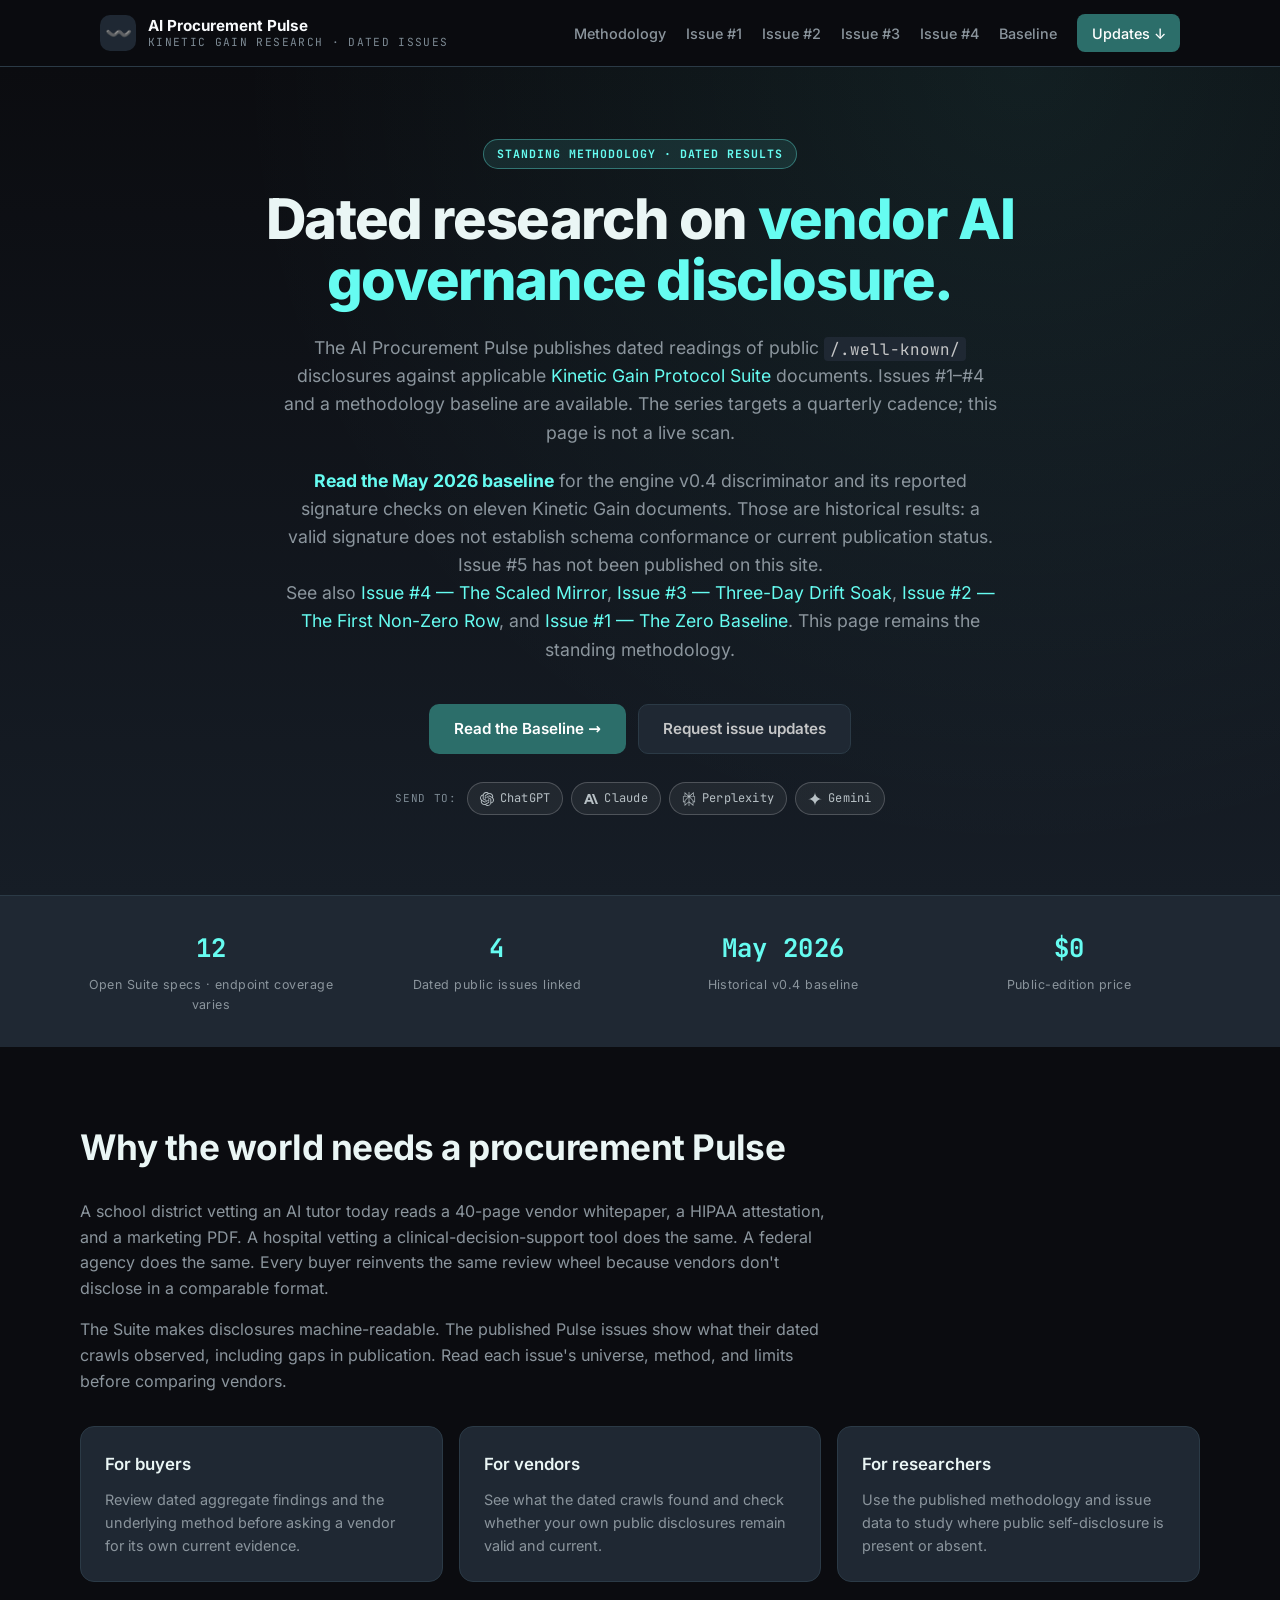
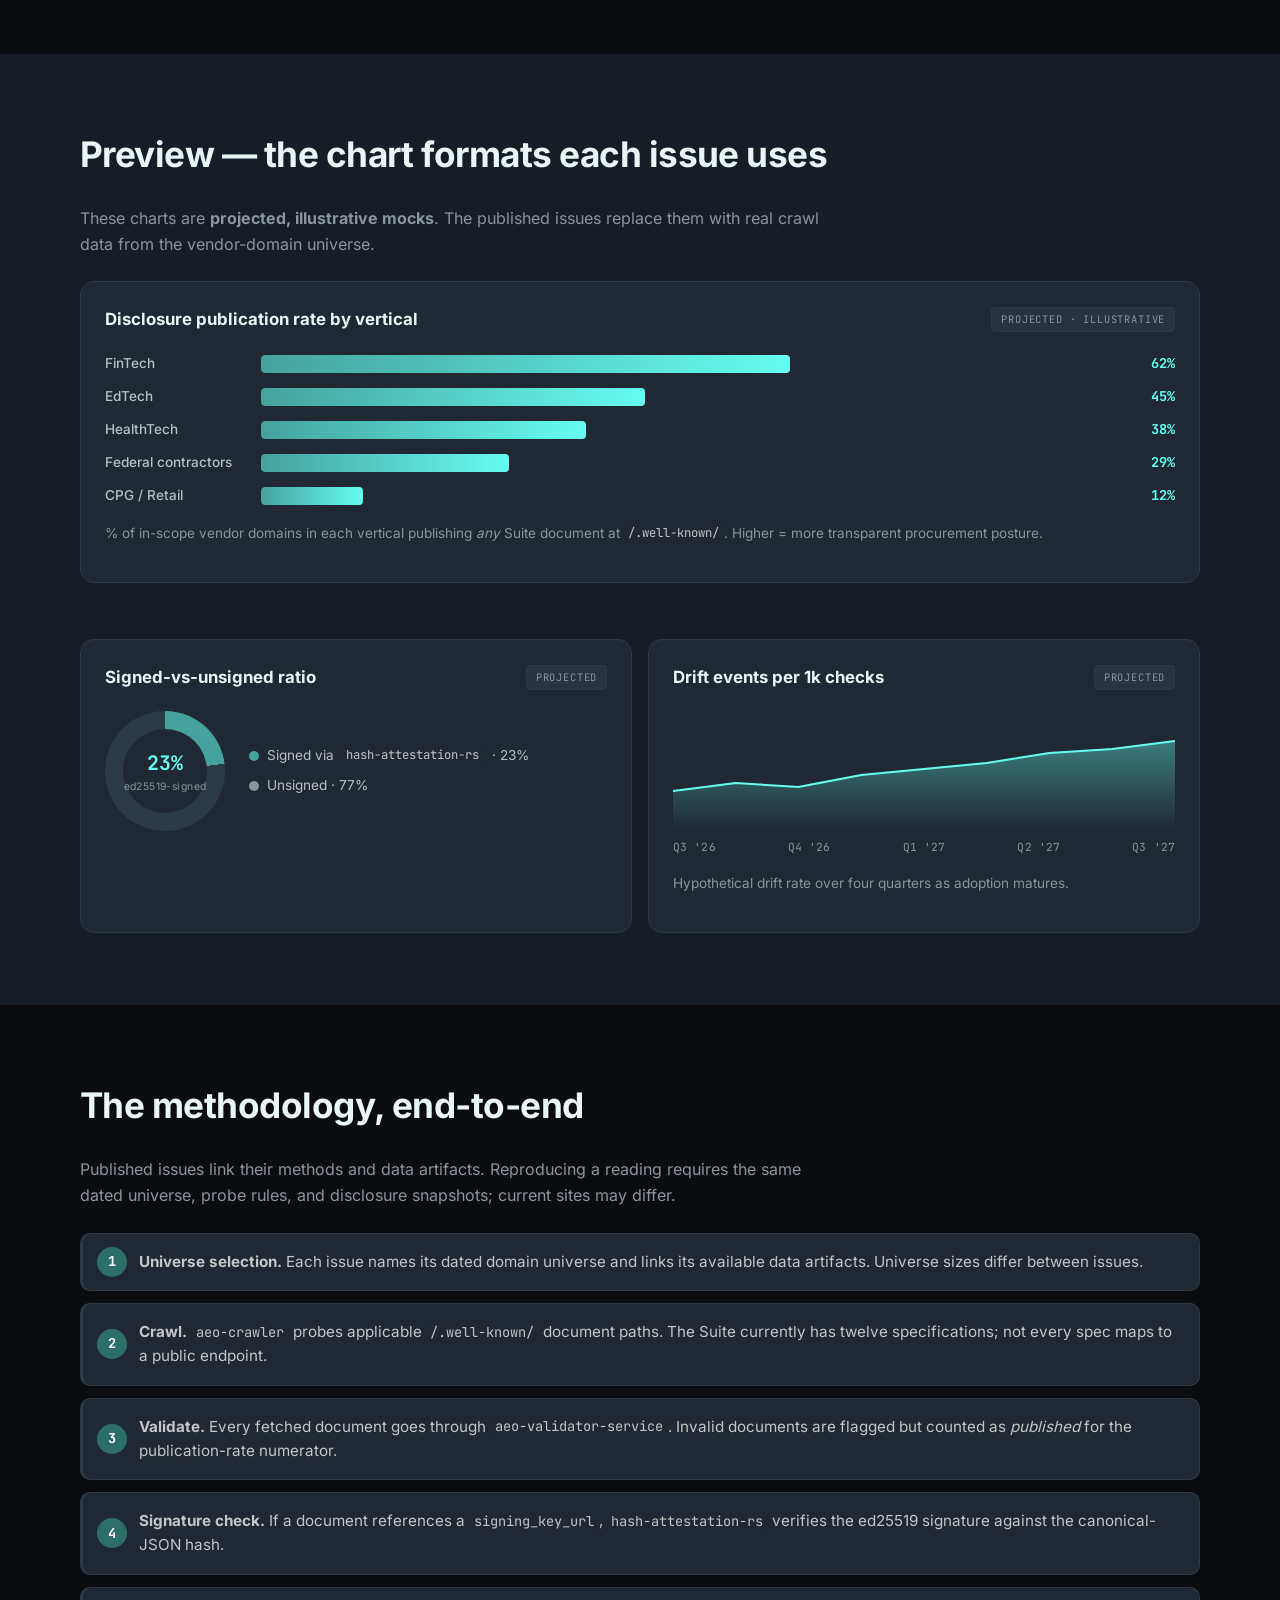
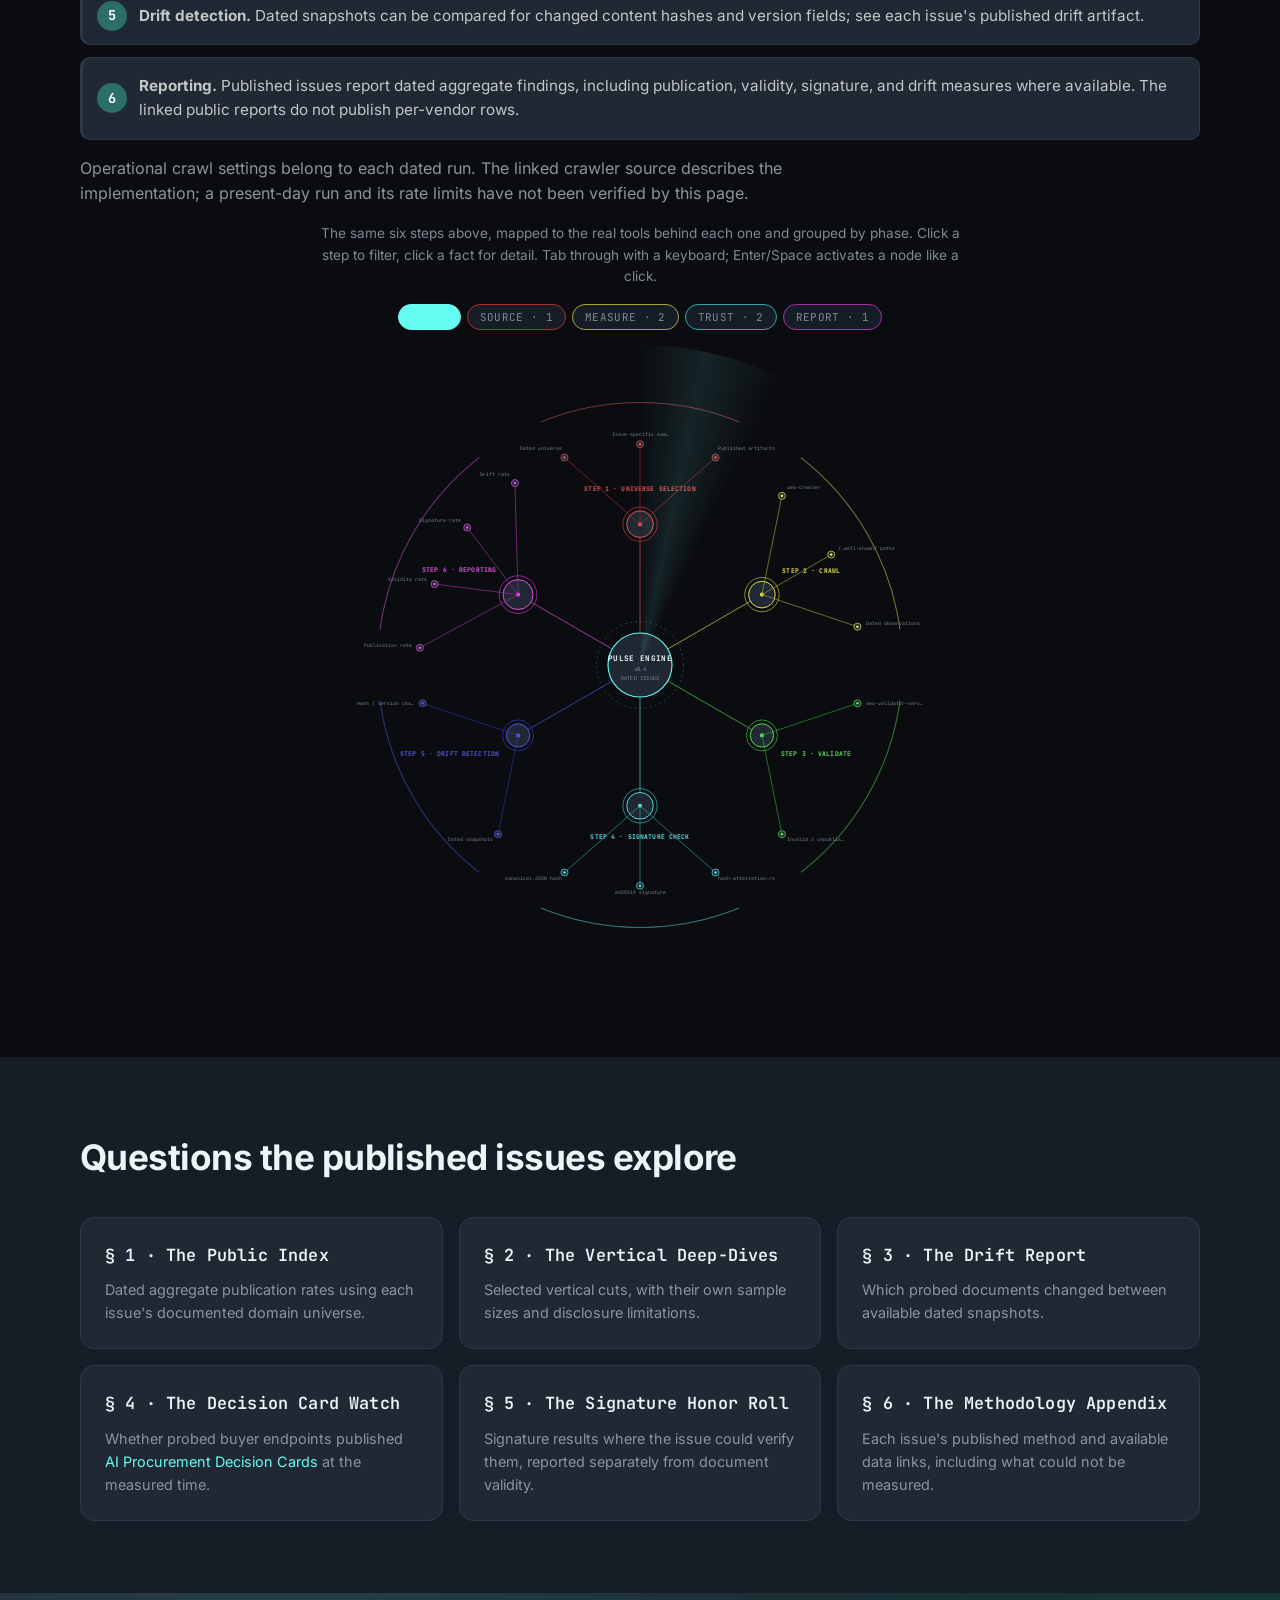
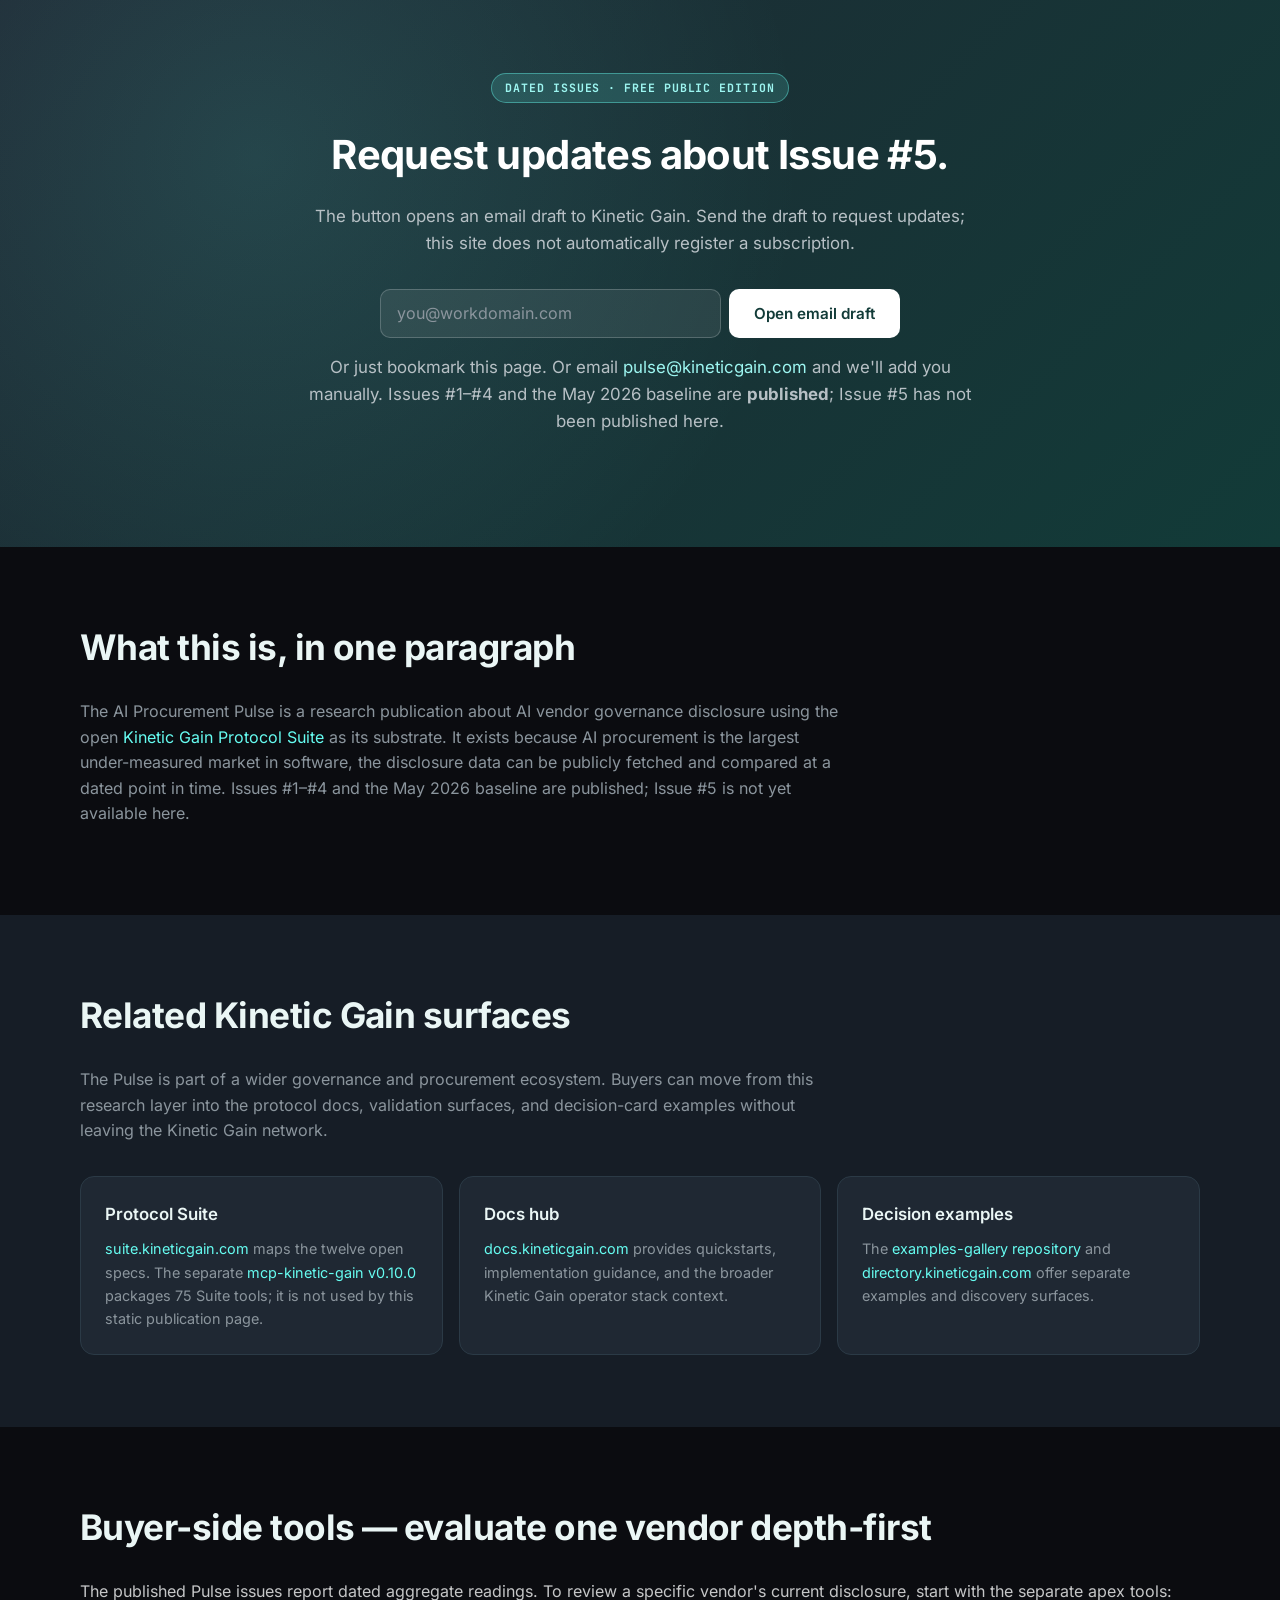
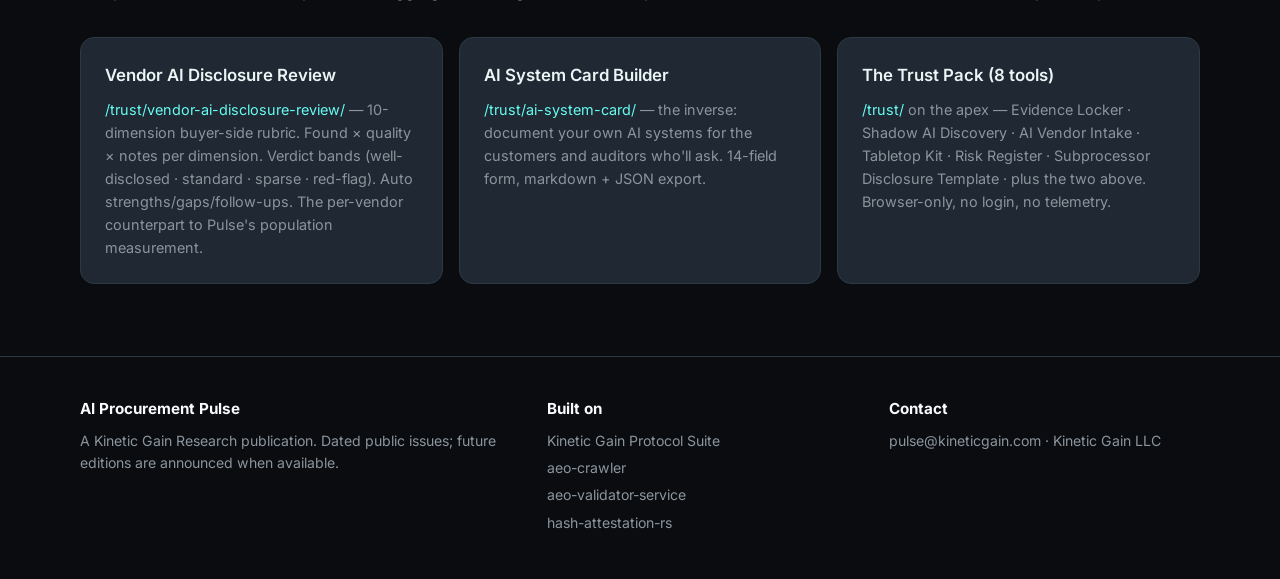
<file: index.html>
<!DOCTYPE html>
<html lang="en">
<head>
  <meta charset="utf-8">
  <meta name="viewport" content="width=device-width, initial-scale=1">
  <title>AI Procurement Pulse | Disclosure Research</title>
  <meta name="description" content="Dated AI governance disclosure research, methodology, and published Issues #1–#4. The May 2026 baseline is historical; Issue #5 is not yet published here.">
  <meta name="theme-color" content="#0B0C10">
  <link rel="icon" type="image/svg+xml" href="/favicon.svg">
  <link rel="canonical" href="https://pulse.kineticgain.com/">

  <!-- Security headers — canonical source is .htaccess; <meta> tags are       -->
  <!-- offline-mirror fallbacks. HSTS, X-Frame, X-Content-Type-Options,        -->
  <!-- Permissions-Policy, COOP, CORP CANNOT be set via <meta>.                -->
  <meta http-equiv="Content-Security-Policy" content="default-src 'self'; script-src 'self' 'unsafe-inline'; style-src 'self' 'unsafe-inline'; font-src 'self' data:; img-src 'self' data: https:; connect-src 'self'; frame-ancestors 'none'; base-uri 'self'; form-action 'self'; object-src 'none'; upgrade-insecure-requests">
  <meta name="referrer" content="strict-origin-when-cross-origin">

  <meta property="og:type" content="website">
  <meta property="og:title" content="AI Procurement Pulse — dated disclosure research">
  <meta property="og:description" content="Explore the Pulse methodology, dated Issues #1–#4, and the historical baseline for public AI governance disclosures.">
  <meta property="og:url" content="https://pulse.kineticgain.com/">
  <meta name="twitter:card" content="summary_large_image">
  <meta name="twitter:title" content="AI Procurement Pulse — dated disclosure research">
  <meta name="twitter:description" content="Dated public issues on vendor AI governance disclosure. Issue #5 has not been published here.">

  <link rel="stylesheet" href="/assets/fonts.css">

  <link rel="stylesheet" href="style.css?v=0d583f41d494">

  <style>
    /* Pulse pipeline constellation (pulse-constellation.js). Additive
       below the existing #methodology numbered list, which stays the
       default, untouched, zero-click reference surface. Page-local only —
       does not touch style.css. Uses this repo's own BERT dark-cyan
       tokens (--panel/--border/--accent/--accent2/--muted/--head), never
       kg-suite-web's --slate-*/--emerald-* names. See
       pulse-constellation.js header comment for what's real vs. what was
       deliberately left out. */
    .pulc { margin: 2.25rem 0 .5rem; position: relative; }
    .pulc-note { color: var(--muted); font-size: .85rem; margin: 0 0 1rem; text-align: center; max-width: 640px; margin-left: auto; margin-right: auto; }
    .pulc-pills { display: flex; flex-wrap: wrap; justify-content: center; gap: 6px; margin: 0 auto .9rem; max-width: 900px; }
    .pulc-pill { font-family: var(--font-mono); font-size: .68rem; letter-spacing: .03em; padding: 5px 12px; border-radius: 999px; border: 1px solid var(--border); background: var(--panel2); color: var(--muted); cursor: pointer; user-select: none; transition: transform .12s ease, border-color .15s ease, color .15s ease, background .15s ease; white-space: nowrap; -webkit-appearance: none; appearance: none; }
    .pulc-pill:hover { transform: translateY(-1px); color: var(--head); }
    .pulc-pill:focus-visible, .pulc-pill:focus { outline: 2px solid var(--accent); outline-offset: 2px; }
    .pulc-pill.active { color: var(--panel); font-weight: 700; border-color: transparent; }
    .pulc-pill.reset { border-color: var(--accent); color: var(--accent); }
    .pulc-pill.reset.active { background: var(--accent); }
    .pulc-stage { position: relative; margin: 0 auto; max-width: 640px; overflow: hidden; border-radius: 50%; }
    .pulc-stage svg { display: block; width: 100%; height: auto; }
    .pulc-sweep { position: absolute; inset: 0; pointer-events: none; border-radius: 50%; background: conic-gradient(from 0deg, transparent 0deg, rgba(102, 252, 241, .1) 12deg, transparent 26deg, transparent 360deg); animation: pulc-spin 20s linear infinite; mix-blend-mode: screen; }
    @keyframes pulc-spin { to { transform: rotate(360deg); } }
    .pulc .node-hub circle.ring { fill: none; stroke-width: 1.3; transition: opacity .25s ease; }
    .pulc .node-hub circle.core { stroke-width: 1.5; transition: opacity .25s ease, r .15s ease; }
    .pulc .node-leaf circle { stroke-width: 1.1; transition: opacity .25s ease, r .15s ease; }
    .pulc .node-leaf circle.beacon { animation: pulc-pulse 2.4s ease-in-out infinite; transform-origin: center; transform-box: fill-box; }
    @keyframes pulc-pulse { 0%, 100% { opacity: .45; } 50% { opacity: 1; } }
    .pulc .spoke, .pulc .branch { fill: none; stroke-width: 1; transition: opacity .25s ease, stroke-width .15s ease; }
    .pulc .arc { fill: none; stroke-width: 1.6; opacity: .5; }
    .pulc .lbl-hub { font-family: var(--font-mono); font-weight: 700; letter-spacing: .02em; transition: opacity .25s ease; }
    .pulc .lbl-leaf { font-family: var(--font-mono); transition: opacity .25s ease; }
    .pulc .dim { opacity: .14 !important; }
    .pulc .center-core { fill: var(--panel); stroke: var(--accent); stroke-width: 1.8; }
    .pulc .center-ring { fill: none; stroke: var(--accent2); stroke-width: 1; stroke-dasharray: 3 5; opacity: .6; }
    .pulc .center-lbl { font-family: var(--font-mono); font-weight: 800; fill: var(--head); letter-spacing: .04em; }
    .pulc .center-sub { font-family: var(--font-mono); fill: var(--muted); letter-spacing: .04em; }
    .pulc .hoverable { cursor: pointer; }
    .pulc .hoverable:focus-visible, .pulc .hoverable:focus { outline: 2px solid var(--accent); outline-offset: 3px; }
    .pulc-dossier { max-width: 640px; margin: 1rem auto 0; background: var(--panel2); border: 1px solid var(--border); border-radius: 14px; padding: 1.1rem 1.4rem; display: none; max-height: 320px; overflow-y: auto; position: relative; }
    .pulc-dossier.show { display: block; }
    .pulc-dossier .kind { font-family: var(--font-mono); font-size: .62rem; letter-spacing: .1em; text-transform: uppercase; color: var(--muted); margin-bottom: 6px; }
    .pulc-dossier h3 { margin: 0 0 8px; color: var(--head); font-size: 1.05rem; line-height: 1.3; font-family: var(--font-head); }
    .pulc-dossier p { margin: 0 0 12px; font-size: .86rem; color: var(--text); line-height: 1.55; }
    .pulc-dossier .fields { display: flex; flex-direction: column; gap: 8px; margin-bottom: 10px; }
    .pulc-dossier .field { display: flex; gap: 8px; align-items: flex-start; flex-wrap: wrap; }
    .pulc-dossier .field span { font-family: var(--font-mono); font-size: .64rem; text-transform: uppercase; letter-spacing: .06em; color: var(--muted); min-width: 96px; padding-top: 2px; }
    .pulc-dossier .field strong { color: var(--head); font-family: var(--font-mono); font-size: .86rem; font-weight: 700; }
    .pulc-dossier .field .codes { display: flex; flex-wrap: wrap; gap: 6px; }
    .pulc-dossier .field code { font-family: var(--font-mono); font-size: .74rem; color: var(--accent); background: var(--bg); border: 1px solid var(--border); border-radius: 5px; padding: 2px 7px; }
    .pulc-dossier a.go { display: inline-block; font-family: var(--font-mono); font-size: .78rem; color: var(--accent); border: 1px solid var(--border); border-radius: 8px; padding: 6px 11px; text-decoration: none; }
    .pulc-dossier a.go:hover { background: var(--accent); color: var(--panel); text-decoration: none; }
    .pulc-dossier .close { position: absolute; top: 12px; right: 14px; color: var(--muted); cursor: pointer; font-family: var(--font-mono); font-size: .95rem; background: none; border: none; padding: 4px; }
    .pulc-dossier .close:focus-visible, .pulc-dossier .close:focus { outline: 2px solid var(--accent); outline-offset: 2px; }
    @media (max-width: 640px) { .pulc-dossier .field span { min-width: 100%; } }

    /* Send-to-LLM deep-link buttons (send-to-llm.js renders into
       .send-to-llm containers). Opens the visitor's own LLM tab with a
       pre-filled prompt; no page content is read by this site. */
    .send-to-llm { display: flex; flex-wrap: wrap; align-items: center; justify-content: center; gap: 8px; margin-top: 1.75rem; }
    .send-to-llm-label { font-family: var(--font-mono); font-size: 11px; letter-spacing: .06em; text-transform: uppercase; color: var(--muted); margin-right: 2px; }
    .send-to-llm-btn { display: inline-flex; align-items: center; gap: 6px; font-family: var(--font-mono); font-size: 12px; letter-spacing: .02em; padding: 6px 12px; border-radius: 999px; border: 1px solid rgba(255, 255, 255, .2); background: rgba(255, 255, 255, .06); color: var(--slate-300); text-decoration: none; transition: color .18s ease, border-color .18s ease, background .18s ease, transform .12s ease; }
    .send-to-llm-icon { width: 14px; height: 14px; flex-shrink: 0; fill: currentColor; }
    .send-to-llm-btn:hover { color: #fff; border-color: var(--accent); transform: translateY(-1px); text-decoration: none; }
    .send-to-llm-btn:focus-visible { outline: 2px solid var(--accent); outline-offset: 2px; }
    @media (prefers-reduced-motion: reduce) {
      .pulc-sweep, .pulc .node-leaf circle.beacon { animation: none; }
      .send-to-llm-btn { transition: none; }
      .send-to-llm-btn:hover { transform: none; }
    }
  </style>
</head>
<body>
  <header class="nav">
    <div class="nav-inner">
      <a href="/" class="brand" aria-label="AI Procurement Pulse home">
        <span class="brand-mark" aria-hidden="true">〰️</span>
        <span class="brand-text">
          <strong>AI Procurement Pulse</strong>
          <small>Kinetic Gain Research · Dated issues</small>
        </span>
      </a>
      <nav class="nav-links" aria-label="Primary">
        <a href="#methodology">Methodology</a>
        <a href="/issue-1/">Issue #1</a>
        <a href="/issue-2/">Issue #2</a>
        <a href="/issue-3/">Issue #3</a>
        <a href="/issue-4/">Issue #4</a>
        <a href="/baseline/">Baseline</a>
        <a class="cta" href="#subscribe">Updates ↓</a>
      </nav>
    </div>
  </header>

  <main>
    <section class="hero">
      <div class="hero-inner">
        <span class="pill mono">STANDING METHODOLOGY · DATED RESULTS</span>
        <h1>Dated research on <span class="accent">vendor AI governance disclosure.</span></h1>
        <p class="lede">
          The AI Procurement Pulse publishes dated readings of public <code>/.well-known/</code> disclosures
          against applicable <a href="https://suite.kineticgain.com/" target="_blank" rel="noreferrer">Kinetic Gain Protocol Suite</a> documents.
          Issues #1–#4 and a methodology baseline are available. The series targets a quarterly cadence; this page is not a live scan.
        </p>
        <p class="lede">
          <strong><a href="/baseline/">Read the May 2026 baseline</a></strong> for the engine v0.4
          discriminator and its reported signature checks on eleven Kinetic Gain documents. Those
          are historical results: a valid signature does not establish schema conformance or
          current publication status. Issue #5 has not been published on this site.
          <br>
          See also <a href="/issue-4/">Issue #4 — The Scaled Mirror</a>,
          <a href="/issue-3/">Issue #3 — Three-Day Drift Soak</a>,
          <a href="/issue-2/">Issue #2 — The First Non-Zero Row</a>, and
          <a href="/issue-1/">Issue #1 — The Zero Baseline</a>. This page remains the standing methodology.
        </p>
        <div class="hero-cta">
          <a class="btn btn-primary" href="/baseline/">Read the Baseline →</a>
          <a class="btn btn-secondary" href="#subscribe">Request issue updates</a>
        </div>
        <div class="send-to-llm" data-prompt="Please explain and summarize the key takeaways of this page:"></div>
      </div>
    </section>

    <section class="metrics-strip">
      <div class="block-inner">
        <div class="metric">
          <div class="metric-num mono">12</div>
          <div class="metric-label">Open Suite specs · endpoint coverage varies</div>
        </div>
        <div class="metric">
          <div class="metric-num mono">4</div>
          <div class="metric-label">Dated public issues linked</div>
        </div>
        <div class="metric">
          <div class="metric-num mono">May 2026</div>
          <div class="metric-label">Historical v0.4 baseline</div>
        </div>
        <div class="metric">
          <div class="metric-num mono">$0</div>
          <div class="metric-label">Public-edition price</div>
        </div>
      </div>
    </section>

    <section id="problem" class="block">
      <div class="block-inner">
        <h2>Why the world needs a procurement Pulse</h2>
        <p class="prose">
          A school district vetting an AI tutor today reads a 40-page vendor whitepaper, a HIPAA attestation, and
          a marketing PDF. A hospital vetting a clinical-decision-support tool does the same. A federal agency does the same.
          Every buyer reinvents the same review wheel because vendors don't disclose in a comparable format.
        </p>
        <p class="prose">
          The Suite makes disclosures machine-readable. The published Pulse issues show what their
          dated crawls observed, including gaps in publication. Read each issue's universe,
          method, and limits before comparing vendors.
        </p>
        <div class="grid grid-3">
          <article class="card">
            <h3>For buyers</h3>
            <p>Review dated aggregate findings and the underlying method before asking a vendor for its own current evidence.</p>
          </article>
          <article class="card">
            <h3>For vendors</h3>
            <p>See what the dated crawls found and check whether your own public disclosures remain valid and current.</p>
          </article>
          <article class="card">
            <h3>For researchers</h3>
            <p>Use the published methodology and issue data to study where public self-disclosure is present or absent.</p>
          </article>
        </div>
      </div>
    </section>

    <section id="preview" class="block block-tinted">
      <div class="block-inner">
        <h2>Preview — the chart formats each issue uses</h2>
        <p class="prose">
          These charts are <strong>projected, illustrative mocks</strong>. The published issues replace them with
          real crawl data from the vendor-domain universe.
        </p>

        <div class="preview-card">
          <div class="preview-card-header">
            <h3>Disclosure publication rate by vertical</h3>
            <span class="preview-tag mono">PROJECTED · ILLUSTRATIVE</span>
          </div>
          <div class="bar-chart">
            <div class="bar-row">
              <div class="bar-label">FinTech</div>
              <div class="bar-track"><div class="bar-fill bar-fill--62"></div></div>
              <div class="bar-val mono">62%</div>
            </div>
            <div class="bar-row">
              <div class="bar-label">EdTech</div>
              <div class="bar-track"><div class="bar-fill bar-fill--45"></div></div>
              <div class="bar-val mono">45%</div>
            </div>
            <div class="bar-row">
              <div class="bar-label">HealthTech</div>
              <div class="bar-track"><div class="bar-fill bar-fill--38"></div></div>
              <div class="bar-val mono">38%</div>
            </div>
            <div class="bar-row">
              <div class="bar-label">Federal contractors</div>
              <div class="bar-track"><div class="bar-fill bar-fill--29"></div></div>
              <div class="bar-val mono">29%</div>
            </div>
            <div class="bar-row">
              <div class="bar-label">CPG / Retail</div>
              <div class="bar-track"><div class="bar-fill bar-fill--12"></div></div>
              <div class="bar-val mono">12%</div>
            </div>
          </div>
          <p class="preview-caption">
            % of in-scope vendor domains in each vertical publishing <em>any</em> Suite document at <code>/.well-known/</code>.
            Higher = more transparent procurement posture.
          </p>
        </div>

        <div class="grid grid-2">
          <div class="preview-card">
            <div class="preview-card-header">
              <h3>Signed-vs-unsigned ratio</h3>
              <span class="preview-tag mono">PROJECTED</span>
            </div>
            <div class="donut-mock">
              <div class="donut">
                <div class="donut-segment signed"></div>
                <div class="donut-center">
                  <div class="donut-num mono">23%</div>
                  <div class="donut-sub">ed25519-signed</div>
                </div>
              </div>
              <ul class="donut-legend">
                <li><span class="dot dot-emerald"></span> Signed via <code>hash-attestation-rs</code> · 23%</li>
                <li><span class="dot dot-slate"></span> Unsigned · 77%</li>
              </ul>
            </div>
          </div>
          <div class="preview-card">
            <div class="preview-card-header">
              <h3>Drift events per 1k checks</h3>
              <span class="preview-tag mono">PROJECTED</span>
            </div>
            <div class="trend-mock">
              <svg viewBox="0 0 320 120" xmlns="http://www.w3.org/2000/svg" preserveAspectRatio="none" class="trend-svg">
                <defs>
                  <linearGradient id="trendGrad" x1="0" y1="0" x2="0" y2="1">
                    <stop offset="0%" stop-color="#66FCF1" stop-opacity="0.4"/>
                    <stop offset="100%" stop-color="#66FCF1" stop-opacity="0"/>
                  </linearGradient>
                </defs>
                <path d="M0,80 L40,72 L80,76 L120,64 L160,58 L200,52 L240,42 L280,38 L320,30 L320,120 L0,120 Z" fill="url(#trendGrad)"/>
                <path d="M0,80 L40,72 L80,76 L120,64 L160,58 L200,52 L240,42 L280,38 L320,30" stroke="#66FCF1" stroke-width="2" fill="none"/>
              </svg>
              <div class="trend-axes mono">
                <span>Q3 '26</span><span>Q4 '26</span><span>Q1 '27</span><span>Q2 '27</span><span>Q3 '27</span>
              </div>
              <p class="preview-caption">Hypothetical drift rate over four quarters as adoption matures.</p>
            </div>
          </div>
        </div>
      </div>
    </section>

    <section id="methodology" class="block">
      <div class="block-inner">
        <h2>The methodology, end-to-end</h2>
        <p class="prose">
          Published issues link their methods and data artifacts. Reproducing a reading requires
          the same dated universe, probe rules, and disclosure snapshots; current sites may differ.
        </p>
        <ol class="numbered">
          <li><strong>Universe selection.</strong> Each issue names its dated domain universe and links its available data artifacts. Universe sizes differ between issues.</li>
          <li><strong>Crawl.</strong> <a href="https://github.com/mizcausevic-dev/aeo-crawler" target="_blank" rel="noreferrer"><code>aeo-crawler</code></a> probes applicable <code>/.well-known/</code> document paths. The Suite currently has twelve specifications; not every spec maps to a public endpoint.</li>
          <li><strong>Validate.</strong> Every fetched document goes through <a href="https://validator.kineticgain.com/" target="_blank" rel="noreferrer"><code>aeo-validator-service</code></a>. Invalid documents are flagged but counted as <em>published</em> for the publication-rate numerator.</li>
          <li><strong>Signature check.</strong> If a document references a <code>signing_key_url</code>, <a href="https://github.com/mizcausevic-dev/hash-attestation-rs" target="_blank" rel="noreferrer"><code>hash-attestation-rs</code></a> verifies the ed25519 signature against the canonical-JSON hash.</li>
          <li><strong>Drift detection.</strong> Dated snapshots can be compared for changed content hashes and version fields; see each issue's published drift artifact.</li>
          <li><strong>Reporting.</strong> Published issues report dated aggregate findings, including publication, validity, signature, and drift measures where available. The linked public reports do not publish per-vendor rows.</li>
        </ol>
        <p class="prose">
          Operational crawl settings belong to each dated run. The linked crawler source describes
          the implementation; a present-day run and its rate limits have not been verified by this page.
        </p>

        <div class="pulc" id="pulse-constellation">
          <p class="pulc-note">
            The same six steps above, mapped to the real tools behind each one and grouped by phase. Click a step to
            filter, click a fact for detail. Tab through with a keyboard; Enter/Space activates a node like a click.
          </p>
          <div class="pulc-pills" id="pulc-pillbar"></div>
          <div class="pulc-stage">
            <div class="pulc-sweep" aria-hidden="true"></div>
            <svg id="pulc-graph" viewBox="0 0 1000 1000" role="group" aria-label="Radial map of six Pulse methodology steps with focusable details"></svg>
          </div>
          <div class="pulc-dossier" id="pulc-dossier">
            <button type="button" class="close" id="pulc-dossierClose" aria-label="Close details panel">&times;</button>
            <div class="kind" id="pulc-dKind"></div>
            <h3 id="pulc-dTitle">Methodology detail</h3>
            <p id="pulc-dDesc"></p>
            <div class="fields" id="pulc-dFields"></div>
            <a class="go" id="pulc-dLink" href="#methodology">Jump to methodology &darr;</a>
          </div>
        </div>
      </div>
    </section>

    <section id="issue1" class="block block-tinted">
      <div class="block-inner">
        <h2>Questions the published issues explore</h2>
        <div class="grid grid-3">
          <article class="card">
            <h3 class="mono accent-text">§ 1 · The Public Index</h3>
            <p>Dated aggregate publication rates using each issue's documented domain universe.</p>
          </article>
          <article class="card">
            <h3 class="mono accent-text">§ 2 · The Vertical Deep-Dives</h3>
            <p>Selected vertical cuts, with their own sample sizes and disclosure limitations.</p>
          </article>
          <article class="card">
            <h3 class="mono accent-text">§ 3 · The Drift Report</h3>
            <p>Which probed documents changed between available dated snapshots.</p>
          </article>
          <article class="card">
            <h3 class="mono accent-text">§ 4 · The Decision Card Watch</h3>
            <p>Whether probed buyer endpoints published <a href="https://decisions.kineticgain.com/" target="_blank" rel="noreferrer">AI Procurement Decision Cards</a> at the measured time.</p>
          </article>
          <article class="card">
            <h3 class="mono accent-text">§ 5 · The Signature Honor Roll</h3>
            <p>Signature results where the issue could verify them, reported separately from document validity.</p>
          </article>
          <article class="card">
            <h3 class="mono accent-text">§ 6 · The Methodology Appendix</h3>
            <p>Each issue's published method and available data links, including what could not be measured.</p>
          </article>
        </div>
      </div>
    </section>

    <section id="subscribe" class="cta-strip">
      <div class="cta-strip-inner">
        <span class="pill mono">DATED ISSUES · FREE PUBLIC EDITION</span>
        <h2>Request updates about Issue #5.</h2>
        <p>The button opens an email draft to Kinetic Gain. Send the draft to request updates; this site does not automatically register a subscription.</p>
        <div class="subscribe-form">
          <input type="email" name="email" id="subscribe-email" placeholder="you@workdomain.com" required aria-label="Email address">
          <button type="button" class="btn btn-primary" id="subscribe-open-mail">Open email draft</button>
        </div>
        <p class="cta-fineprint" id="subscribe-fallback">
          Or just bookmark this page. Or email <a href="mailto:pulse@kineticgain.com">pulse@kineticgain.com</a> and we'll add you manually.
          Issues #1–#4 and the May 2026 baseline are <strong>published</strong>; Issue #5 has not been published here.
        </p>
      </div>
    </section>

    <section class="block">
      <div class="block-inner">
        <h2>What this is, in one paragraph</h2>
        <p class="prose">
          The AI Procurement Pulse is a research publication about AI vendor governance disclosure using
          the open <a href="https://suite.kineticgain.com/" target="_blank" rel="noreferrer">Kinetic Gain Protocol Suite</a>
          as its substrate. It exists because AI procurement is the largest under-measured market in software, the
          disclosure data can be publicly fetched and compared at a dated point in time.
          Issues #1–#4 and the May 2026 baseline are published; Issue #5 is not yet available here.
        </p>
      </div>
    </section>

    <section class="block block-tinted" aria-labelledby="related-surfaces-title">
      <div class="block-inner">
        <h2 id="related-surfaces-title">Related Kinetic Gain surfaces</h2>
        <p class="prose">
          The Pulse is part of a wider governance and procurement ecosystem. Buyers can move from this research layer
          into the protocol docs, validation surfaces, and decision-card examples without leaving the Kinetic Gain network.
        </p>
        <div class="grid grid-3">
          <article class="card">
            <h3>Protocol Suite</h3>
            <p><a href="https://suite.kineticgain.com/">suite.kineticgain.com</a> maps the twelve open specs. The separate <a href="https://github.com/mizcausevic-dev/mcp-kinetic-gain">mcp-kinetic-gain v0.10.0</a> packages 75 Suite tools; it is not used by this static publication page.</p>
          </article>
          <article class="card">
            <h3>Docs hub</h3>
            <p><a href="https://docs.kineticgain.com/">docs.kineticgain.com</a> provides quickstarts, implementation guidance, and the broader Kinetic Gain operator stack context.</p>
          </article>
          <article class="card">
            <h3>Decision examples</h3>
            <p>The <a href="https://github.com/mizcausevic-dev/kinetic-gain-examples-gallery">examples-gallery repository</a> and <a href="https://directory.kineticgain.com/">directory.kineticgain.com</a> offer separate examples and discovery surfaces.</p>
          </article>
        </div>
      </div>
    </section>

    <section class="block" aria-label="Buyer-side tools on the apex">
      <div class="block-inner">
        <h2>Buyer-side tools — evaluate one vendor depth-first</h2>
        <p>The published Pulse issues report dated aggregate readings. To review a specific vendor's current disclosure, start with the separate apex tools:</p>
        <div class="grid grid-3">
          <article class="card">
            <h3>Vendor AI Disclosure Review</h3>
            <p><a href="https://kineticgain.com/trust/vendor-ai-disclosure-review/">/trust/vendor-ai-disclosure-review/</a> — 10-dimension buyer-side rubric. Found × quality × notes per dimension. Verdict bands (well-disclosed · standard · sparse · red-flag). Auto strengths/gaps/follow-ups. The per-vendor counterpart to Pulse's population measurement.</p>
          </article>
          <article class="card">
            <h3>AI System Card Builder</h3>
            <p><a href="https://kineticgain.com/trust/ai-system-card/">/trust/ai-system-card/</a> — the inverse: document your own AI systems for the customers and auditors who'll ask. 14-field form, markdown + JSON export.</p>
          </article>
          <article class="card">
            <h3>The Trust Pack (8 tools)</h3>
            <p><a href="https://kineticgain.com/trust/">/trust/</a> on the apex — Evidence Locker · Shadow AI Discovery · AI Vendor Intake · Tabletop Kit · Risk Register · Subprocessor Disclosure Template · plus the two above. Browser-only, no login, no telemetry.</p>
          </article>
        </div>
      </div>
    </section>
  </main>

  <footer class="foot">
    <div class="foot-inner">
      <div class="foot-col">
        <strong>AI Procurement Pulse</strong>
        <p>A Kinetic Gain Research publication. Dated public issues; future editions are announced when available.</p>
      </div>
      <div class="foot-col">
        <strong>Built on</strong>
        <ul>
          <li><a href="https://suite.kineticgain.com/">Kinetic Gain Protocol Suite</a></li>
          <li><a href="https://github.com/mizcausevic-dev/aeo-crawler">aeo-crawler</a></li>
          <li><a href="https://validator.kineticgain.com/">aeo-validator-service</a></li>
          <li><a href="https://github.com/mizcausevic-dev/hash-attestation-rs">hash-attestation-rs</a></li>
        </ul>
      </div>
      <div class="foot-col">
        <strong>Contact</strong>
        <p><a href="mailto:pulse@kineticgain.com">pulse@kineticgain.com</a> · <a href="https://kineticgain.com/">Kinetic Gain LLC</a></p>
      </div>
    </div>
  </footer>

  <script src="/pulse-constellation.js?v=8cdd91025125" defer></script>
  <script src="/send-to-llm.js?v=ef398fb82215" defer></script>
  <script>
    function handleSubmit() {
      const field = document.getElementById('subscribe-email');
      if (!field.reportValidity()) return;
      const email = field.value;
      var mailto = `mailto:pulse@kineticgain.com?subject=Subscribe%20to%20AI%20Procurement%20Pulse&body=Please%20add%20me%20to%20the%20Pulse%20subscriber%20list.%0A%0AEmail%3A%20${encodeURIComponent(email)}`;
      // window.location.href fails silently in most webmail-only setups (no
      // registered mail client), so no on-page confirmation ever showed. A
      // real <a> click gets the same OS handling, but we no longer treat
      // "we tried" as "it worked": the fallback text below is always shown
      // afterward, with the real address visible either way.
      var link = document.createElement('a');
      link.href = mailto;
      link.click();
      var fallback = document.getElementById('subscribe-fallback');
      if (fallback) {
        fallback.textContent = 'If your email app opened, send the draft to request updates. If nothing happened, email pulse@kineticgain.com directly. No subscription was recorded by this page.';
      }
    }
    document.getElementById('subscribe-open-mail').addEventListener('click', handleSubmit);
  </script>
</body>
</html>
</file>
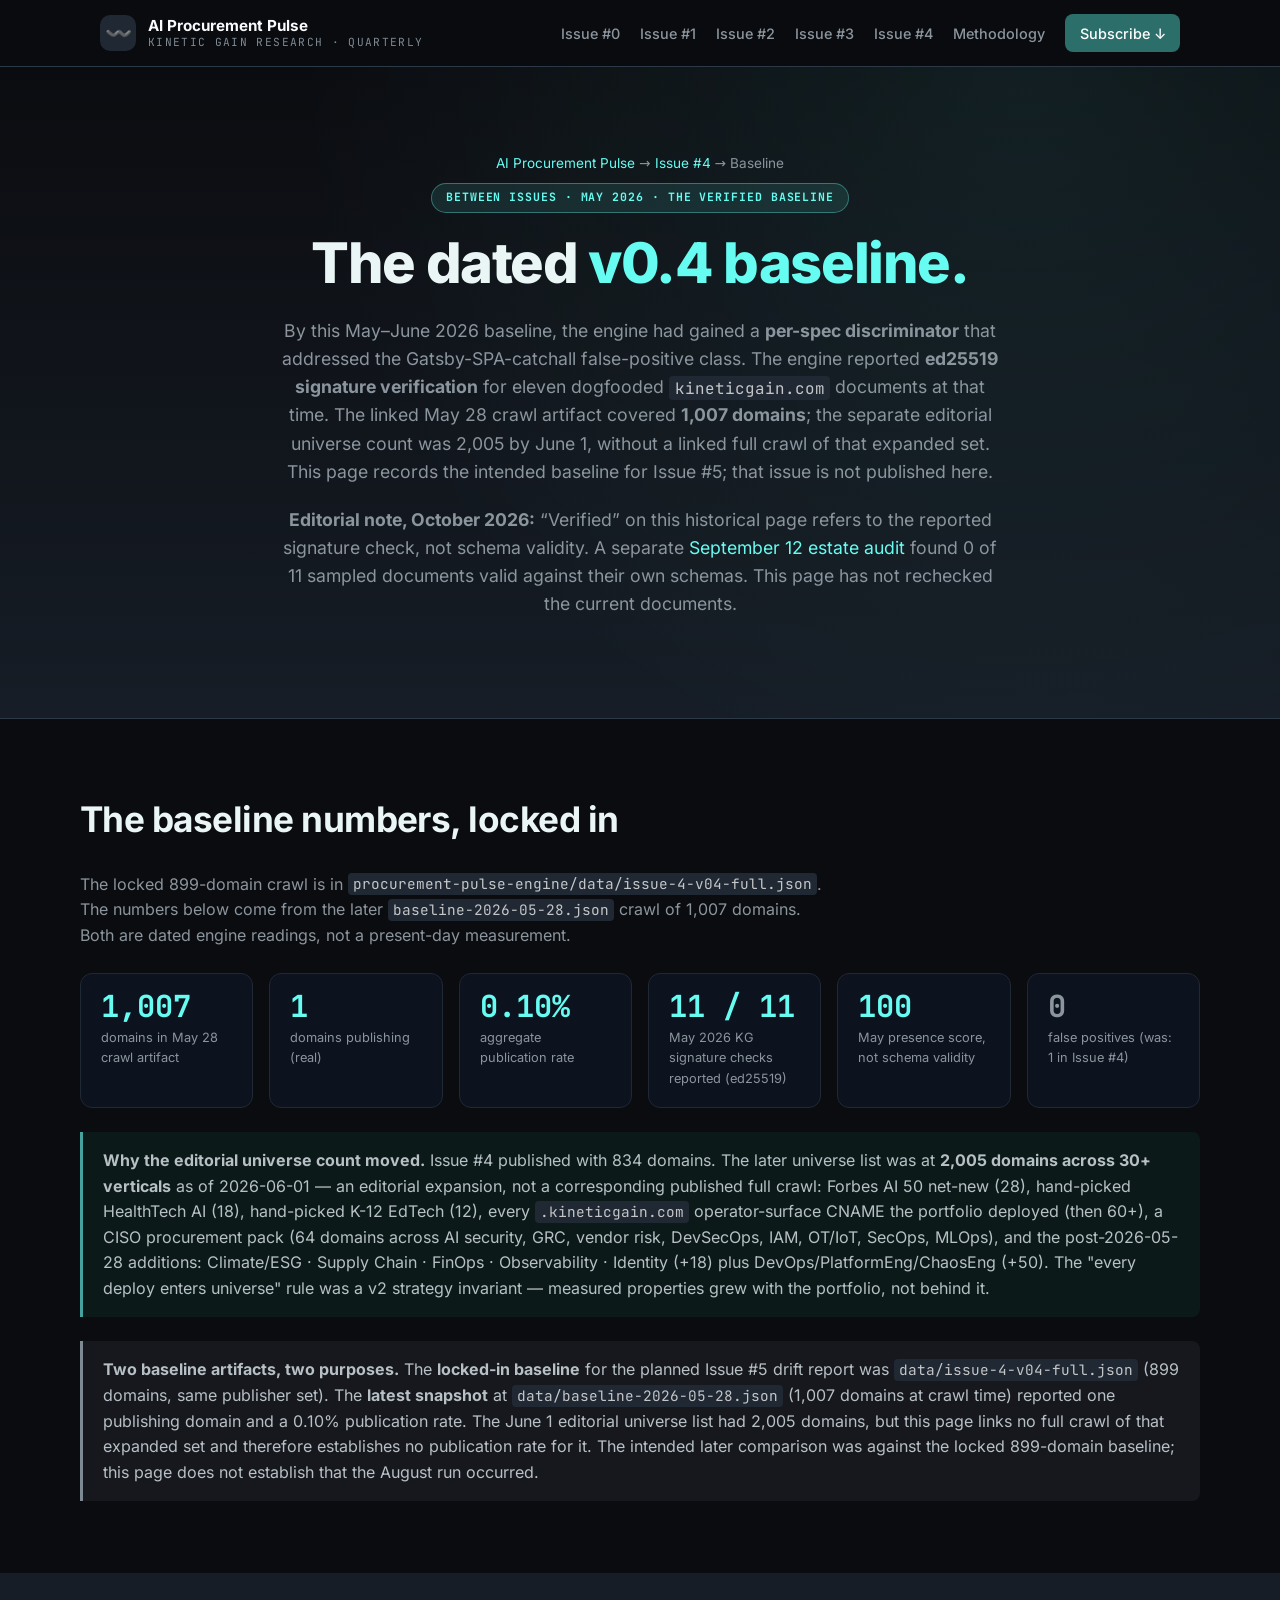
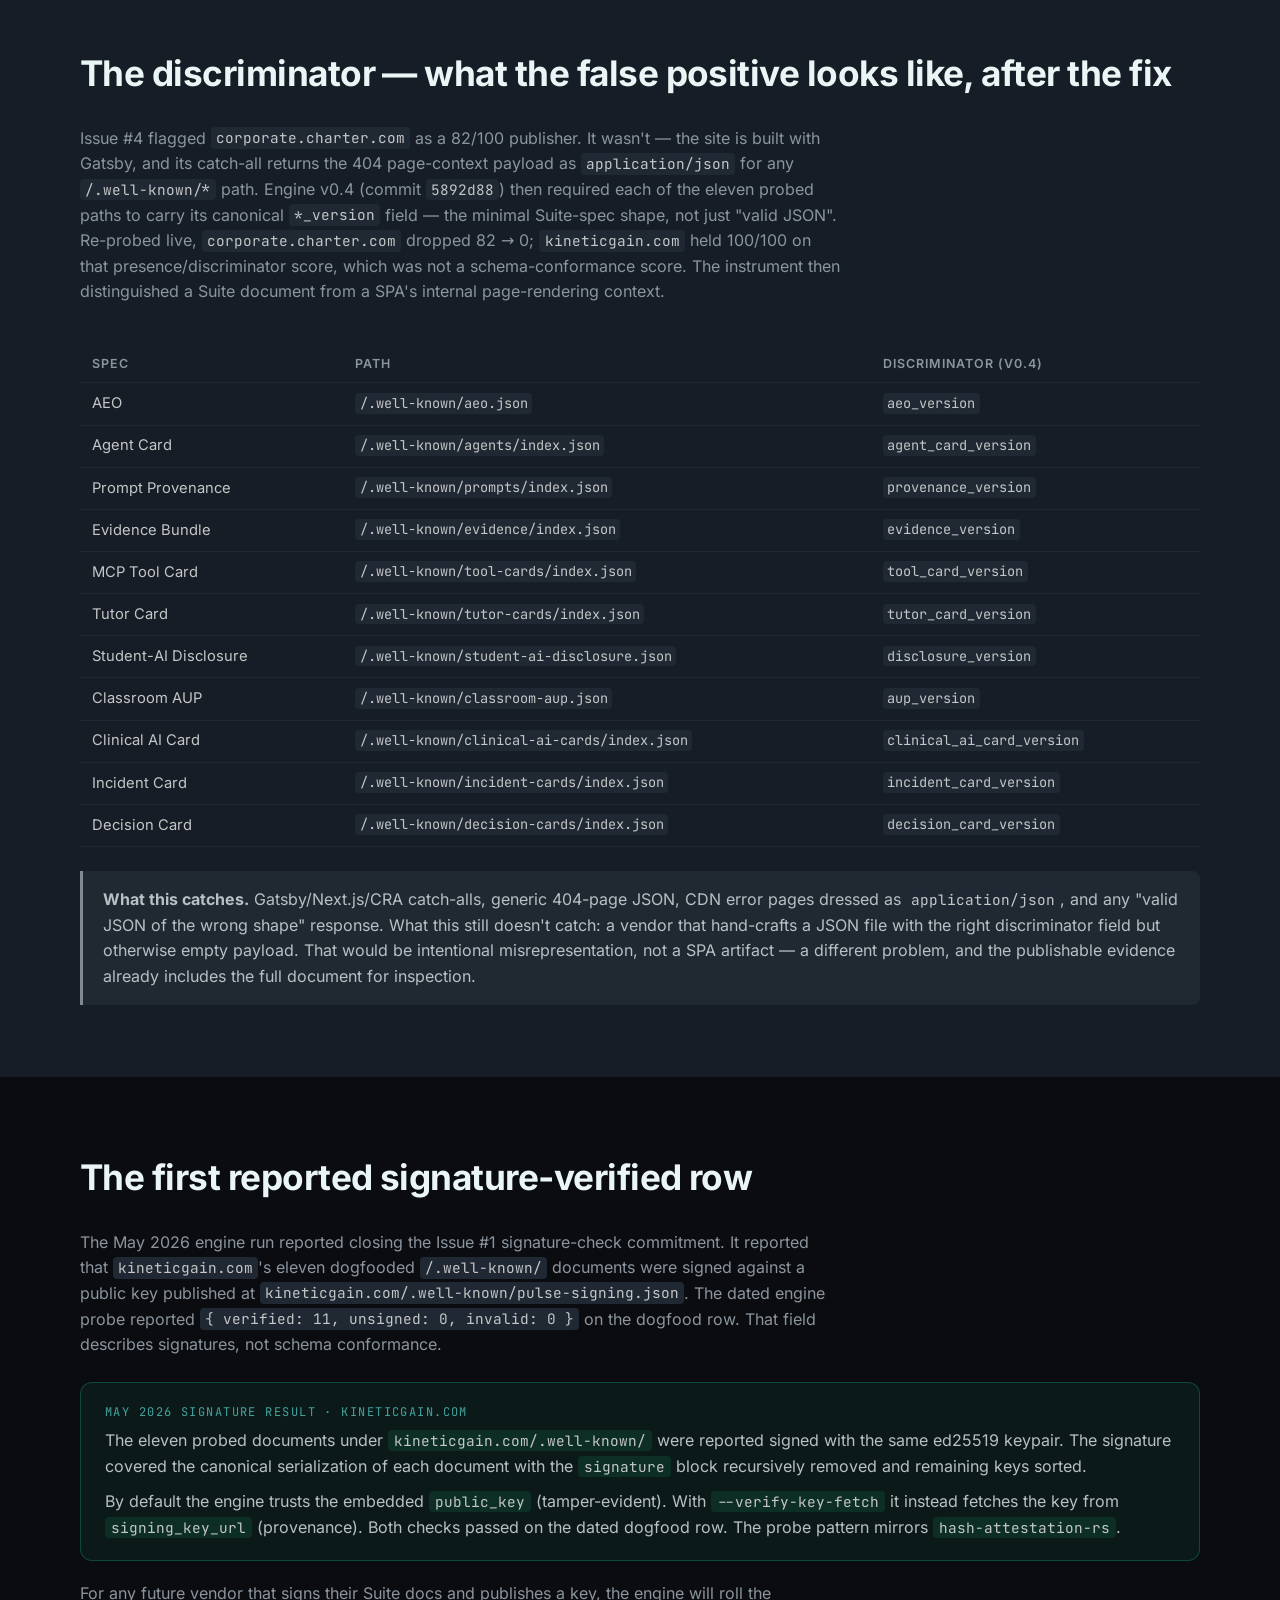
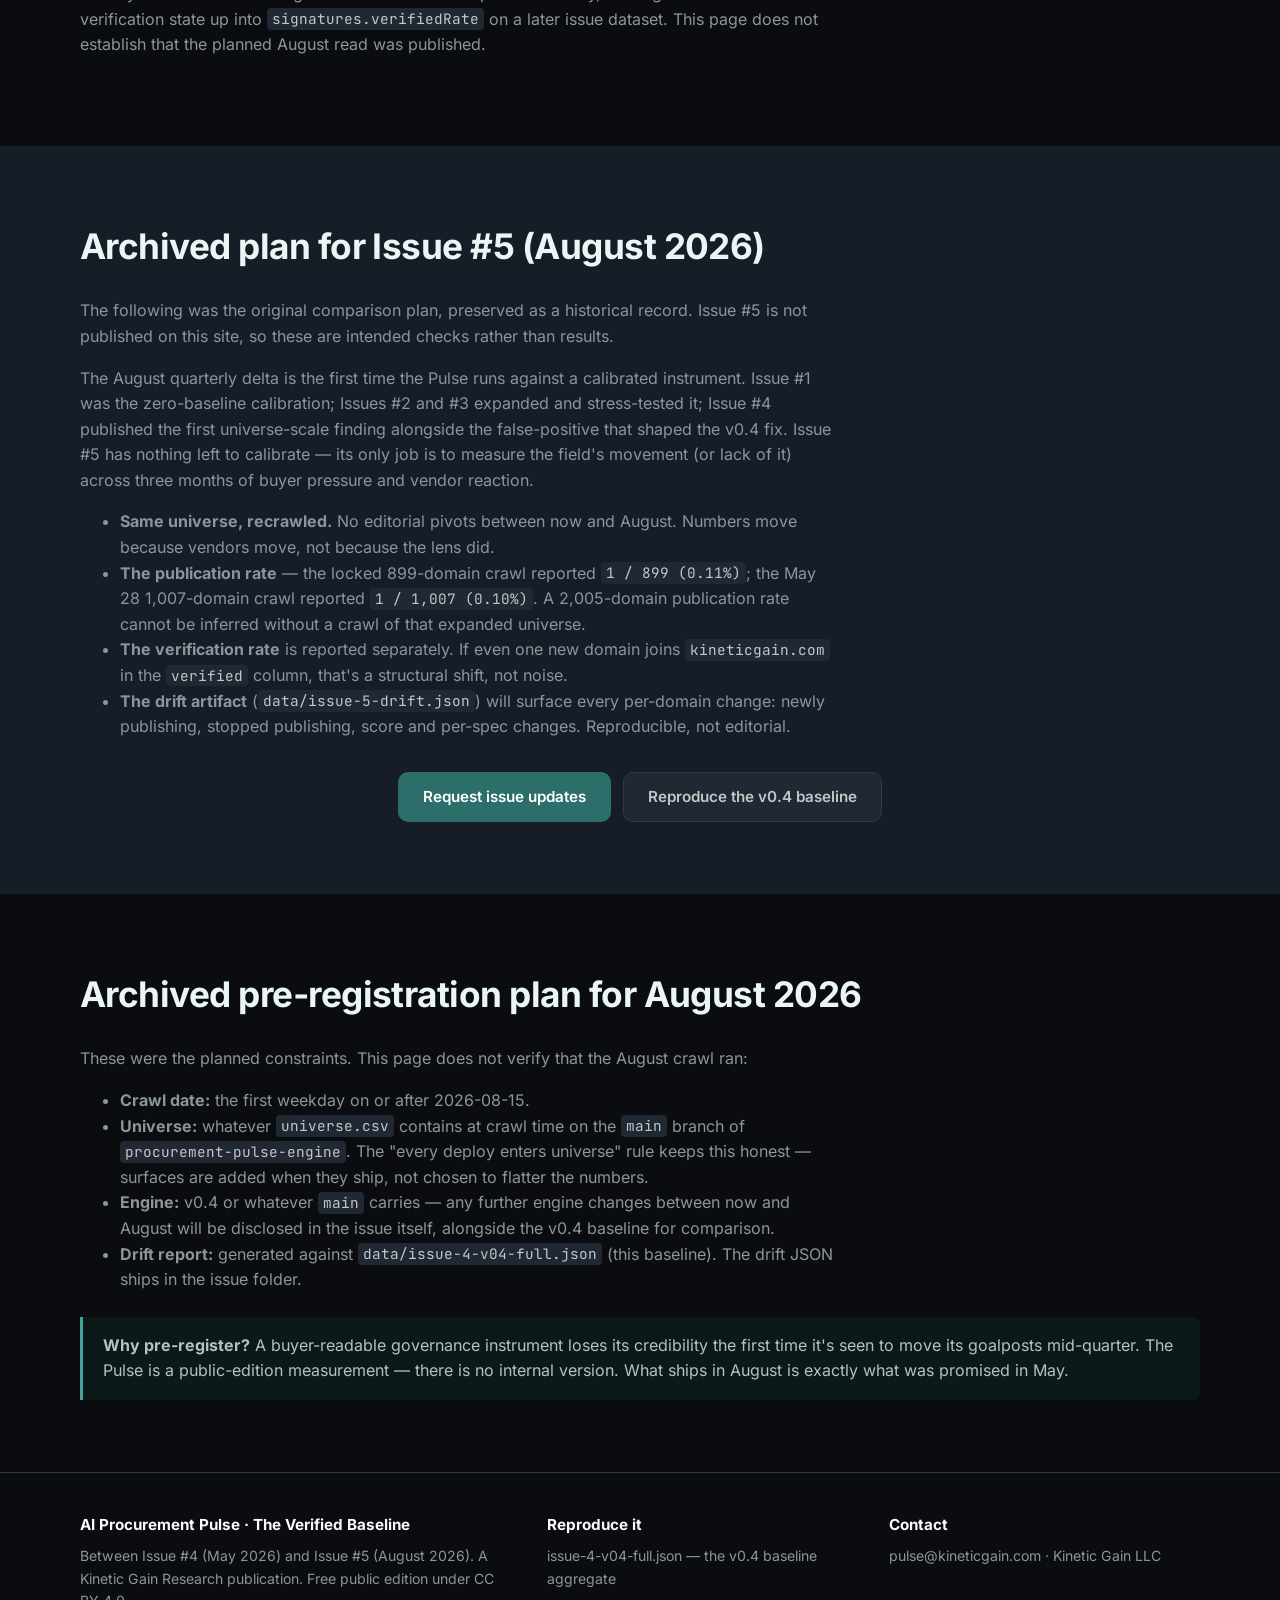
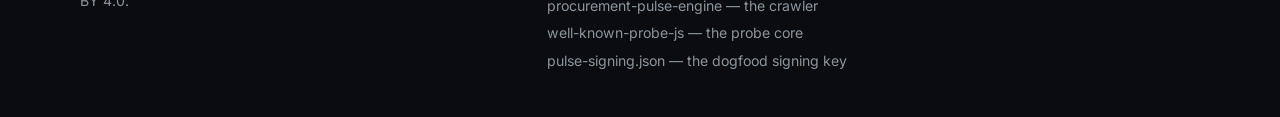
<file: baseline/index.html>
<!DOCTYPE html>
<html lang="en">
<head>
  <meta charset="utf-8">
  <meta name="viewport" content="width=device-width, initial-scale=1">
  <title>AI Procurement Pulse · May 2026 historical baseline</title>
  <meta name="description" content="Historical v0.4 Pulse baseline from May–June 2026. Its reported 11 signature checks do not establish schema conformance or current status; Issue #5 has not been published here.">
  <meta name="theme-color" content="#070b16">
  <link rel="canonical" href="https://pulse.kineticgain.com/baseline/">

  <meta property="og:type" content="article">
  <meta property="og:title" content="Pulse v0.4 historical baseline · May 2026">
  <meta property="og:description" content="Dated method and signature readings, with a later schema-conformance caveat. No current crawl is implied.">
  <meta property="og:url" content="https://pulse.kineticgain.com/baseline/">
  <meta name="twitter:card" content="summary_large_image">
  <meta name="twitter:title" content="Pulse v0.4 historical baseline · May 2026">
  <meta name="twitter:description" content="Dated Pulse methodology and signature readings; schema conformance and current status require separate checks.">

  <link rel="stylesheet" href="/assets/fonts.css">

  <script type="application/ld+json">
  {
    "@context": "https://schema.org",
    "@type": "Dataset",
    "name": "AI Procurement Pulse — Historical v0.4 Baseline",
    "alternateName": "Pulse v0.4 Baseline (pre-registered for Issue #5, August 2026)",
    "description": "Historical May–June 2026 baseline for the AI Procurement Pulse. The then-reported signature checks do not establish schema conformance or current publication status. The locked 899-domain crawl is in issue-4-v04-full.json.",
    "url": "https://pulse.kineticgain.com/baseline/",
    "datePublished": "2026-05-28",
    "dateModified": "2026-10-10",
    "license": "https://creativecommons.org/licenses/by/4.0/",
    "creator": {
      "@type": "ProfessionalService",
      "name": "Kinetic Gain LLC",
      "url": "https://kineticgain.com/"
    },
    "distribution": [
      {
        "@type": "DataDownload",
        "encodingFormat": "application/json",
        "contentUrl": "https://github.com/mizcausevic-dev/procurement-pulse-engine/blob/main/data/issue-4-v04-full.json",
        "name": "Locked pre-registered baseline (899 domains)"
      },
      {
        "@type": "DataDownload",
        "encodingFormat": "application/json",
        "contentUrl": "https://github.com/mizcausevic-dev/procurement-pulse-engine/blob/main/data/baseline-2026-05-28.json",
        "name": "Latest snapshot (1,007 domains across 38 verticals)"
      }
    ],
    "variableMeasured": [
      "domainsPublishingAny",
      "publicationRate",
      "avgScore",
      "signatures.verifiedDocs",
      "signatures.foundDocs",
      "leaderboard"
    ],
    "measurementTechnique": "Bounded-concurrency HTTPS GET probe of eleven /.well-known/ paths per domain, with per-spec canonical *_version field discrimination. ed25519 signature verification against embedded public_key (tamper-evident) or signing_key_url fetch (provenance).",
    "isAccessibleForFree": true,
    "keywords": ["AI governance", "AI procurement", "well-known", "AEO Protocol", "Agent Card", "Decision Card", "ed25519", "Kinetic Gain Protocol Suite"]
  }
  </script>

  <link rel="stylesheet" href="/style.css?v=0d583f41d494">
  <style>
    .big-stat {
      text-align: center;
      padding: 2.5rem 1.5rem;
      background: linear-gradient(135deg, var(--slate-900) 0%, var(--pulse-emerald-900) 100%);
      border-radius: 16px;
      margin-top: 2rem;
    }
    .big-stat .num {
      font-family: var(--font-mono);
      font-size: clamp(3.5rem, 12vw, 7rem);
      font-weight: 700;
      color: #fff;
      line-height: 1;
      letter-spacing: -0.03em;
    }
    .big-stat .cap { color: var(--pulse-emerald-300); font-size: 1.05rem; margin-top: 0.75rem; }
    .breadcrumb { font-size: 0.85rem; color: var(--slate-500); margin-bottom: 0.5rem; }
    .breadcrumb a { color: var(--pulse-emerald-700); }
    .callout { border-left: 3px solid var(--pulse-emerald-500); background: #ecfdf5; padding: 1rem 1.25rem; border-radius: 0 8px 8px 0; margin-top: 1.5rem; color: var(--slate-700); }
    .callout.warn { border-left-color: var(--slate-400); background: var(--slate-100); }
    .drift-grid { display: grid; grid-template-columns: repeat(auto-fit, minmax(150px, 1fr)); gap: 1rem; margin-top: 1.5rem; }
    .drift-card { background: #fff; border: 1px solid var(--slate-200); border-radius: 12px; padding: 1.1rem 1.25rem; }
    .drift-card .d-num { font-family: var(--font-mono); font-size: 1.9rem; font-weight: 700; color: var(--pulse-emerald-700); line-height: 1; }
    .drift-card .d-num.dim { color: var(--slate-500); }
    .drift-card .d-lab { color: var(--slate-500); font-size: 0.8rem; margin-top: 0.4rem; }

    .verified-block { background: rgba(16, 185, 129, 0.08); border: 1px solid rgba(16, 185, 129, 0.3); border-radius: 12px; padding: 1.25rem 1.5rem; margin-top: 1.5rem; }
    .verified-block code { background: rgba(16, 185, 129, 0.12); padding: 1px 6px; border-radius: 4px; }
    .verified-block .lbl { font-family: var(--font-mono); font-size: 0.75rem; letter-spacing: 0.12em; text-transform: uppercase; color: var(--pulse-emerald-500); margin-bottom: 0.4rem; }
    .verified-block p:first-of-type { margin: 0 0 0.6rem; }
    .verified-block p:last-of-type { margin: 0; }
    .baseline-followup { margin-top: 1.25rem; }
    .baseline-actions { margin-top: 2rem; }

    .spec-table-scroll { max-width: 100%; overflow-x: auto; }
    .spec-table-scroll:focus-visible { outline: 2px solid var(--pulse-emerald-400); outline-offset: 2px; }
    .spec-table { width: 100%; border-collapse: collapse; margin-top: 1.5rem; font-size: 0.92rem; }
    .spec-table th, .spec-table td { border-bottom: 1px solid var(--slate-200); padding: 0.55rem 0.75rem; text-align: left; }
    .spec-table th { color: var(--slate-500); font-weight: 600; font-size: 0.78rem; letter-spacing: 0.08em; text-transform: uppercase; }
    .spec-table code { font-size: 0.85rem; }

    /* dark theme overrides */
    .callout { background: rgba(16, 185, 129, 0.08); color: var(--slate-300); }
    .callout.warn { background: rgba(148, 163, 184, 0.08); border-left-color: var(--slate-500); }
    .breadcrumb { color: var(--slate-400); }
    .breadcrumb a { color: var(--pulse-emerald-400); }
    .drift-card { background: rgba(15, 23, 42, 0.6); border-color: var(--slate-800); }
    .drift-card .d-num { color: var(--pulse-emerald-400); }
    .drift-card .d-num.dim { color: var(--slate-400); }
    .drift-card .d-lab { color: var(--slate-400); }
    .verified-block { color: var(--slate-300); }
    .spec-table th, .spec-table td { border-bottom-color: var(--slate-800); }
    .spec-table th { color: var(--slate-400); }
  </style>
</head>
<body>
  <header class="nav">
    <div class="nav-inner">
      <a href="/" class="brand" aria-label="AI Procurement Pulse home">
        <span class="brand-mark" aria-hidden="true">〰️</span>
        <span class="brand-text">
          <strong>AI Procurement Pulse</strong>
          <small>Kinetic Gain Research · Quarterly</small>
        </span>
      </a>
      <nav class="nav-links" aria-label="Primary">
        <a href="/">Issue #0</a>
        <a href="/issue-1/">Issue #1</a>
        <a href="/issue-2/">Issue #2</a>
        <a href="/issue-3/">Issue #3</a>
        <a href="/issue-4/">Issue #4</a>
        <a href="/#methodology">Methodology</a>
        <a class="cta" href="/#subscribe">Subscribe ↓</a>
      </nav>
    </div>
  </header>

  <main>
    <section class="hero">
      <div class="hero-inner">
        <p class="breadcrumb"><a href="/">AI Procurement Pulse</a> → <a href="/issue-4/">Issue #4</a> → Baseline</p>
        <span class="pill mono">BETWEEN ISSUES · MAY 2026 · THE VERIFIED BASELINE</span>
        <h1>The dated <span class="accent">v0.4 baseline.</span></h1>
        <p class="lede">
          By this May–June 2026 baseline, the engine had gained a
          <strong>per-spec discriminator</strong> that addressed the Gatsby-SPA-catchall false-positive class.
          The engine reported <strong>ed25519 signature verification</strong> for eleven dogfooded
          <code>kineticgain.com</code> documents at that time. The linked May 28 crawl artifact
          covered <strong>1,007 domains</strong>; the separate editorial universe count was 2,005 by
          June 1, without a linked full crawl of that expanded set. This page records the intended
          baseline for Issue #5; that issue is not published here.
        </p>
        <p class="lede"><strong>Editorial note, October 2026:</strong> “Verified” on this historical page refers to the
          reported signature check, not schema validity. A separate <a href="https://github.com/mizcausevic-dev/kinetic-gain-protocol-suite/blob/main/estate/manifest.json">September 12 estate audit</a>
          found 0 of 11 sampled documents valid against their own schemas. This page has not rechecked the current documents.</p>
      </div>
    </section>

    <section class="block">
      <div class="block-inner">
        <h2>The baseline numbers, locked in</h2>
        <p class="prose">
          The locked 899-domain crawl is in <code>procurement-pulse-engine/data/issue-4-v04-full.json</code>.
          The numbers below come from the later <code>baseline-2026-05-28.json</code> crawl of 1,007
          domains. Both are dated engine readings, not a present-day measurement.
        </p>
        <div class="drift-grid">
          <div class="drift-card"><div class="d-num">1,007</div><div class="d-lab">domains in May 28 crawl artifact</div></div>
          <div class="drift-card"><div class="d-num">1</div><div class="d-lab">domains publishing (real)</div></div>
          <div class="drift-card"><div class="d-num">0.10%</div><div class="d-lab">aggregate publication rate</div></div>
          <div class="drift-card"><div class="d-num">11 / 11</div><div class="d-lab">May 2026 KG signature checks reported (ed25519)</div></div>
          <div class="drift-card"><div class="d-num">100</div><div class="d-lab">May presence score, not schema validity</div></div>
          <div class="drift-card"><div class="d-num dim">0</div><div class="d-lab">false positives (was: 1 in Issue #4)</div></div>
        </div>
        <div class="callout">
          <strong>Why the editorial universe count moved.</strong> Issue #4 published with 834 domains. The later universe list was at
          <strong>2,005 domains across 30+ verticals</strong> as of 2026-06-01 — an editorial expansion,
          not a corresponding published full crawl: Forbes AI 50 net-new (28), hand-picked HealthTech AI (18), hand-picked K-12 EdTech (12), every
          <code>.kineticgain.com</code> operator-surface CNAME the portfolio deployed (then 60+), a CISO procurement pack
          (64 domains across AI security, GRC, vendor risk, DevSecOps, IAM, OT/IoT, SecOps, MLOps), and the post-2026-05-28
          additions: Climate/ESG · Supply Chain · FinOps · Observability · Identity (+18) plus DevOps/PlatformEng/ChaosEng
          (+50). The "every deploy enters universe" rule was a v2 strategy invariant — measured properties grew with
          the portfolio, not behind it.
        </div>
        <div class="callout warn">
          <strong>Two baseline artifacts, two purposes.</strong> The <strong>locked-in baseline</strong> for the
          planned Issue #5 drift report was <a href="https://github.com/mizcausevic-dev/procurement-pulse-engine/blob/main/data/issue-4-v04-full.json" target="_blank" rel="noreferrer"><code>data/issue-4-v04-full.json</code></a>
          (899 domains, same publisher set). The <strong>latest snapshot</strong> at
          <a href="https://github.com/mizcausevic-dev/procurement-pulse-engine/blob/main/data/baseline-2026-05-28.json" target="_blank" rel="noreferrer"><code>data/baseline-2026-05-28.json</code></a>
          (1,007 domains at crawl time) reported one publishing domain and a 0.10% publication rate.
          The June 1 editorial universe list had 2,005 domains, but this page links no full crawl
          of that expanded set and therefore establishes no publication rate for it. The intended
          later comparison was against the locked 899-domain baseline; this page does not establish
          that the August run occurred.
        </div>
      </div>
    </section>

    <section class="block block-tinted">
      <div class="block-inner">
        <h2>The discriminator — what the false positive looks like, after the fix</h2>
        <p class="prose">
          Issue #4 flagged <code>corporate.charter.com</code> as a 82/100 publisher. It wasn't — the site is
          built with Gatsby, and its catch-all returns the 404 page-context payload as <code>application/json</code>
          for any <code>/.well-known/*</code> path. Engine v0.4 (commit
          <a href="https://github.com/mizcausevic-dev/procurement-pulse-engine/commit/5892d88" target="_blank" rel="noreferrer"><code>5892d88</code></a>)
          then required each of the eleven probed paths to carry its canonical <code>*_version</code> field —
          the minimal Suite-spec shape, not just "valid JSON". Re-probed live, <code>corporate.charter.com</code>
          dropped 82 → 0; <code>kineticgain.com</code> held 100/100 on that presence/discriminator score,
          which was not a schema-conformance score. The instrument then distinguished a
          Suite document from a SPA's internal page-rendering context.
        </p>

        <div class="spec-table-scroll" role="region" aria-label="Specification discriminator table" tabindex="0">
        <table class="spec-table">
          <thead>
            <tr><th>Spec</th><th>Path</th><th>Discriminator (v0.4)</th></tr>
          </thead>
          <tbody>
            <tr><td>AEO</td><td><code>/.well-known/aeo.json</code></td><td><code>aeo_version</code></td></tr>
            <tr><td>Agent Card</td><td><code>/.well-known/agents/index.json</code></td><td><code>agent_card_version</code></td></tr>
            <tr><td>Prompt Provenance</td><td><code>/.well-known/prompts/index.json</code></td><td><code>provenance_version</code></td></tr>
            <tr><td>Evidence Bundle</td><td><code>/.well-known/evidence/index.json</code></td><td><code>evidence_version</code></td></tr>
            <tr><td>MCP Tool Card</td><td><code>/.well-known/tool-cards/index.json</code></td><td><code>tool_card_version</code></td></tr>
            <tr><td>Tutor Card</td><td><code>/.well-known/tutor-cards/index.json</code></td><td><code>tutor_card_version</code></td></tr>
            <tr><td>Student-AI Disclosure</td><td><code>/.well-known/student-ai-disclosure.json</code></td><td><code>disclosure_version</code></td></tr>
            <tr><td>Classroom AUP</td><td><code>/.well-known/classroom-aup.json</code></td><td><code>aup_version</code></td></tr>
            <tr><td>Clinical AI Card</td><td><code>/.well-known/clinical-ai-cards/index.json</code></td><td><code>clinical_ai_card_version</code></td></tr>
            <tr><td>Incident Card</td><td><code>/.well-known/incident-cards/index.json</code></td><td><code>incident_card_version</code></td></tr>
            <tr><td>Decision Card</td><td><code>/.well-known/decision-cards/index.json</code></td><td><code>decision_card_version</code></td></tr>
          </tbody>
        </table>
        </div>

        <div class="callout warn">
          <strong>What this catches.</strong> Gatsby/Next.js/CRA catch-alls, generic 404-page JSON, CDN error
          pages dressed as <code>application/json</code>, and any "valid JSON of the wrong shape" response.
          What this still doesn't catch: a vendor that hand-crafts a JSON file with the right discriminator
          field but otherwise empty payload. That would be intentional misrepresentation, not a SPA artifact —
          a different problem, and the publishable evidence already includes the full document for inspection.
        </div>
      </div>
    </section>

    <section class="block">
      <div class="block-inner">
        <h2>The first reported signature-verified row</h2>
        <p class="prose">
          The May 2026 engine run reported closing the Issue #1 signature-check commitment.
          It reported that <code>kineticgain.com</code>'s eleven dogfooded <code>/.well-known/</code> documents were signed
          against a public key published at
          <a href="https://kineticgain.com/.well-known/pulse-signing.json" target="_blank" rel="noreferrer"><code>kineticgain.com/.well-known/pulse-signing.json</code></a>.
          The dated engine probe reported <code>{ verified: 11, unsigned: 0, invalid: 0 }</code> on the dogfood row.
          That field describes signatures, not schema conformance.
        </p>

        <div class="verified-block">
          <div class="lbl">May 2026 signature result · kineticgain.com</div>
          <p>The eleven probed documents under <code>kineticgain.com/.well-known/</code>
          were reported signed with the same ed25519 keypair. The signature covered the canonical serialization of each
          document with the <code>signature</code> block recursively removed and remaining keys sorted.</p>
          <p>By default the engine trusts the embedded <code>public_key</code> (tamper-evident).
          With <code>--verify-key-fetch</code> it instead fetches the key from <code>signing_key_url</code>
          (provenance). Both checks passed on the dated dogfood row. The probe pattern mirrors
          <a href="https://github.com/mizcausevic-dev/hash-attestation-rs" target="_blank" rel="noreferrer"><code>hash-attestation-rs</code></a>.</p>
        </div>

        <p class="prose baseline-followup">
          For any future vendor that signs their Suite docs and publishes a key, the engine will roll the
          verification state up into <code>signatures.verifiedRate</code> on a later issue dataset.
          This page does not establish that the planned August read was published.
        </p>
      </div>
    </section>

    <section class="block block-tinted">
      <div class="block-inner" id="issue-5">
        <h2>Archived plan for Issue #5 (August 2026)</h2>
        <p class="prose">The following was the original comparison plan, preserved as a historical record.
          Issue #5 is not published on this site, so these are intended checks rather than results.</p>
        <p class="prose">
          The August quarterly delta is the first time the Pulse runs against a calibrated instrument.
          Issue #1 was the zero-baseline calibration; Issues #2 and #3 expanded and stress-tested it;
          Issue #4 published the first universe-scale finding alongside the false-positive that shaped
          the v0.4 fix. Issue #5 has nothing left to calibrate — its only job is to measure the field's
          movement (or lack of it) across three months of buyer pressure and vendor reaction.
        </p>
        <ul class="prose">
          <li><strong>Same universe, recrawled.</strong> No editorial pivots between now and August.
            Numbers move because vendors move, not because the lens did.</li>
          <li><strong>The publication rate</strong> — the locked 899-domain crawl reported <code>1 / 899 (0.11%)</code>;
            the May 28 1,007-domain crawl reported <code>1 / 1,007 (0.10%)</code>. A 2,005-domain
            publication rate cannot be inferred without a crawl of that expanded universe.</li>
          <li><strong>The verification rate</strong> is reported separately. If even one new domain joins
            <code>kineticgain.com</code> in the <code>verified</code> column, that's a structural shift, not noise.</li>
          <li><strong>The drift artifact</strong> (<code>data/issue-5-drift.json</code>) will surface every
            per-domain change: newly publishing, stopped publishing, score and per-spec changes. Reproducible,
            not editorial.</li>
        </ul>
        <div class="hero-cta baseline-actions">
          <a class="btn btn-primary" href="/#subscribe">Request issue updates</a>
          <a class="btn btn-secondary" href="https://github.com/mizcausevic-dev/procurement-pulse-engine" target="_blank" rel="noreferrer">Reproduce the v0.4 baseline</a>
        </div>
      </div>
    </section>

    <section class="block">
      <div class="block-inner">
        <h2>Archived pre-registration plan for August 2026</h2>
        <p class="prose">
          These were the planned constraints. This page does not verify that the August crawl ran:
        </p>
        <ul class="prose">
          <li><strong>Crawl date:</strong> the first weekday on or after 2026-08-15.</li>
          <li><strong>Universe:</strong> whatever <code>universe.csv</code> contains at crawl time on the
            <code>main</code> branch of <code>procurement-pulse-engine</code>. The "every deploy enters
            universe" rule keeps this honest — surfaces are added when they ship, not chosen to flatter the
            numbers.</li>
          <li><strong>Engine:</strong> v0.4 or whatever <code>main</code> carries — any further engine
            changes between now and August will be disclosed in the issue itself, alongside the v0.4 baseline
            for comparison.</li>
          <li><strong>Drift report:</strong> generated against <code>data/issue-4-v04-full.json</code>
            (this baseline). The drift JSON ships in the issue folder.</li>
        </ul>
        <div class="callout">
          <strong>Why pre-register?</strong> A buyer-readable governance instrument loses its credibility
          the first time it's seen to move its goalposts mid-quarter. The Pulse is a public-edition
          measurement — there is no internal version. What ships in August is exactly what was promised in May.
        </div>
      </div>
    </section>
  </main>

  <footer class="foot">
    <div class="foot-inner">
      <div class="foot-col">
        <strong>AI Procurement Pulse · The Verified Baseline</strong>
        <p>Between Issue #4 (May 2026) and Issue #5 (August 2026). A Kinetic Gain Research publication. Free public edition under CC BY 4.0.</p>
      </div>
      <div class="foot-col">
        <strong>Reproduce it</strong>
        <ul>
          <li><a href="https://github.com/mizcausevic-dev/procurement-pulse-engine/blob/main/data/issue-4-v04-full.json">issue-4-v04-full.json</a> — the v0.4 baseline aggregate</li>
          <li><a href="https://github.com/mizcausevic-dev/procurement-pulse-engine">procurement-pulse-engine</a> — the crawler</li>
          <li><a href="https://github.com/mizcausevic-dev/well-known-probe-js">well-known-probe-js</a> — the probe core</li>
          <li><a href="https://kineticgain.com/.well-known/pulse-signing.json">pulse-signing.json</a> — the dogfood signing key</li>
        </ul>
      </div>
      <div class="foot-col">
        <strong>Contact</strong>
        <p><a href="mailto:pulse@kineticgain.com">pulse@kineticgain.com</a> · <a href="https://kineticgain.com/">Kinetic Gain LLC</a></p>
      </div>
    </div>
  </footer>
</body>
</html>
</file>
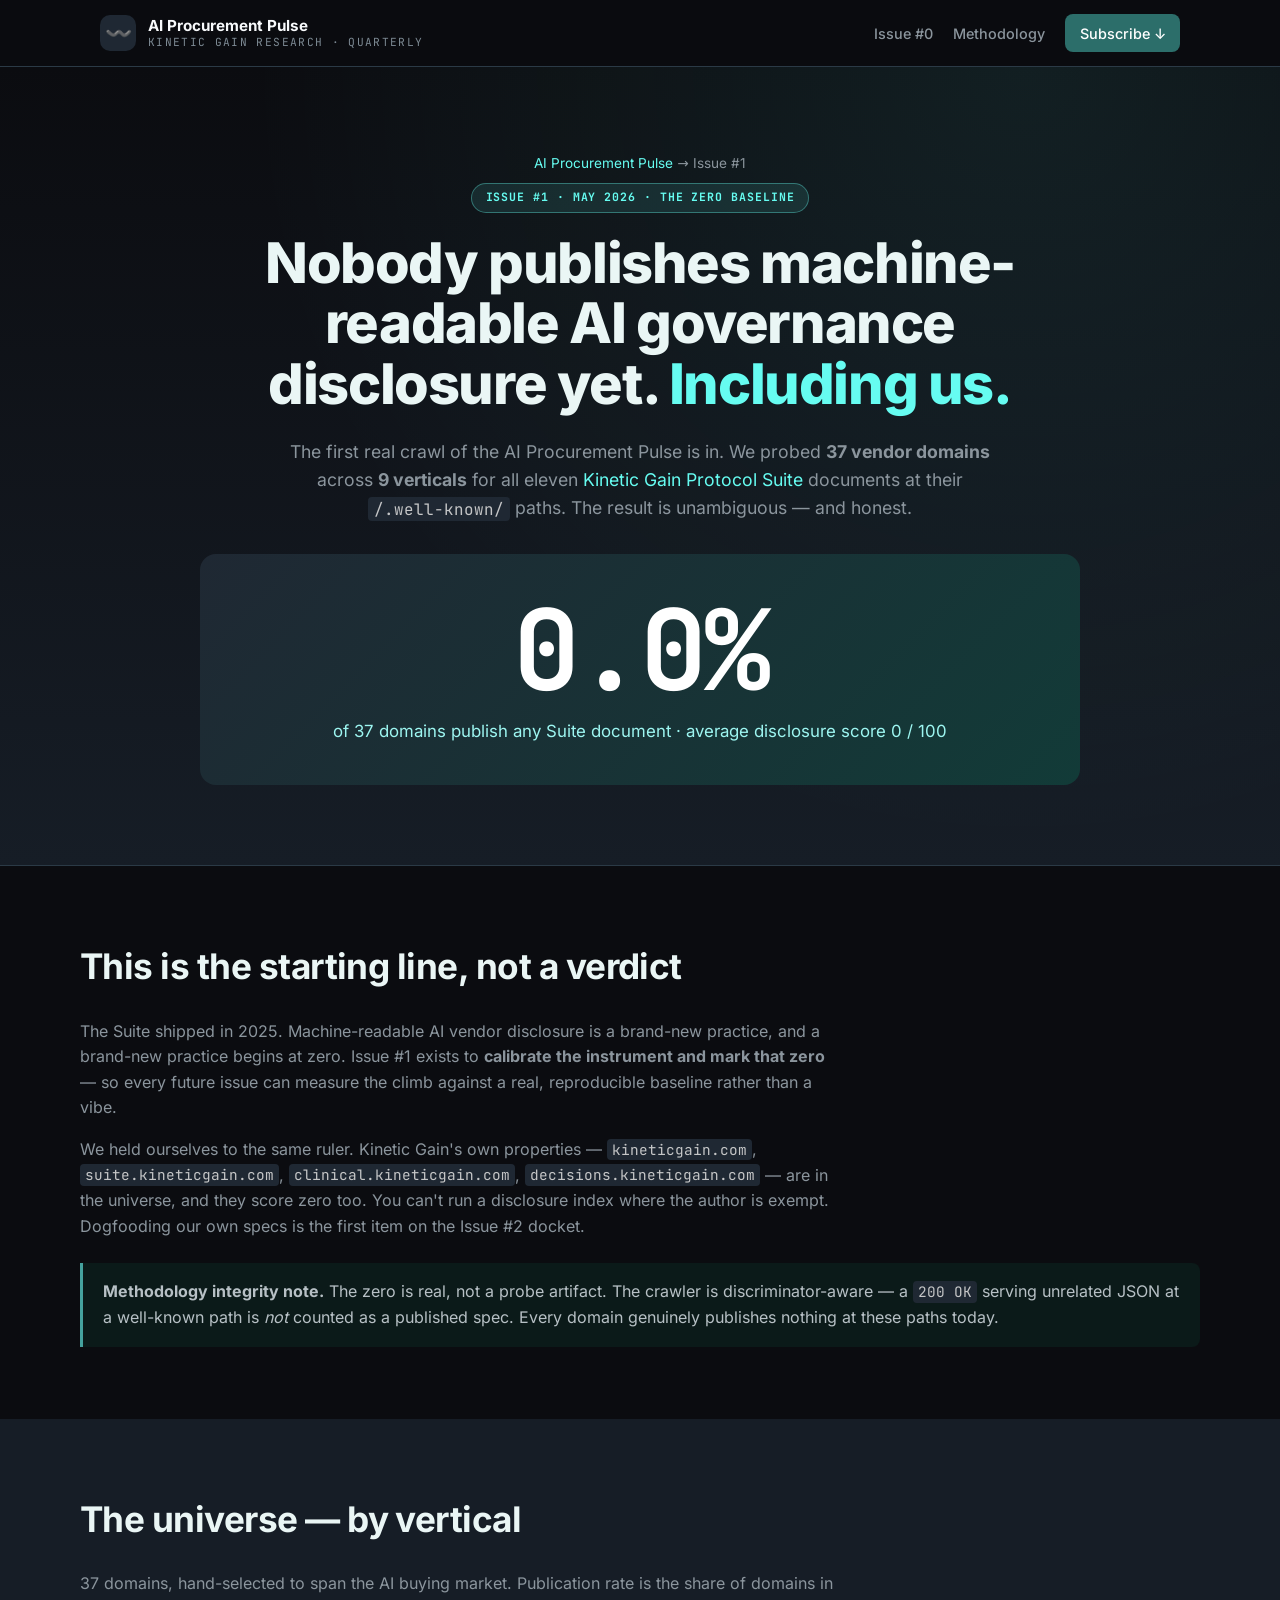
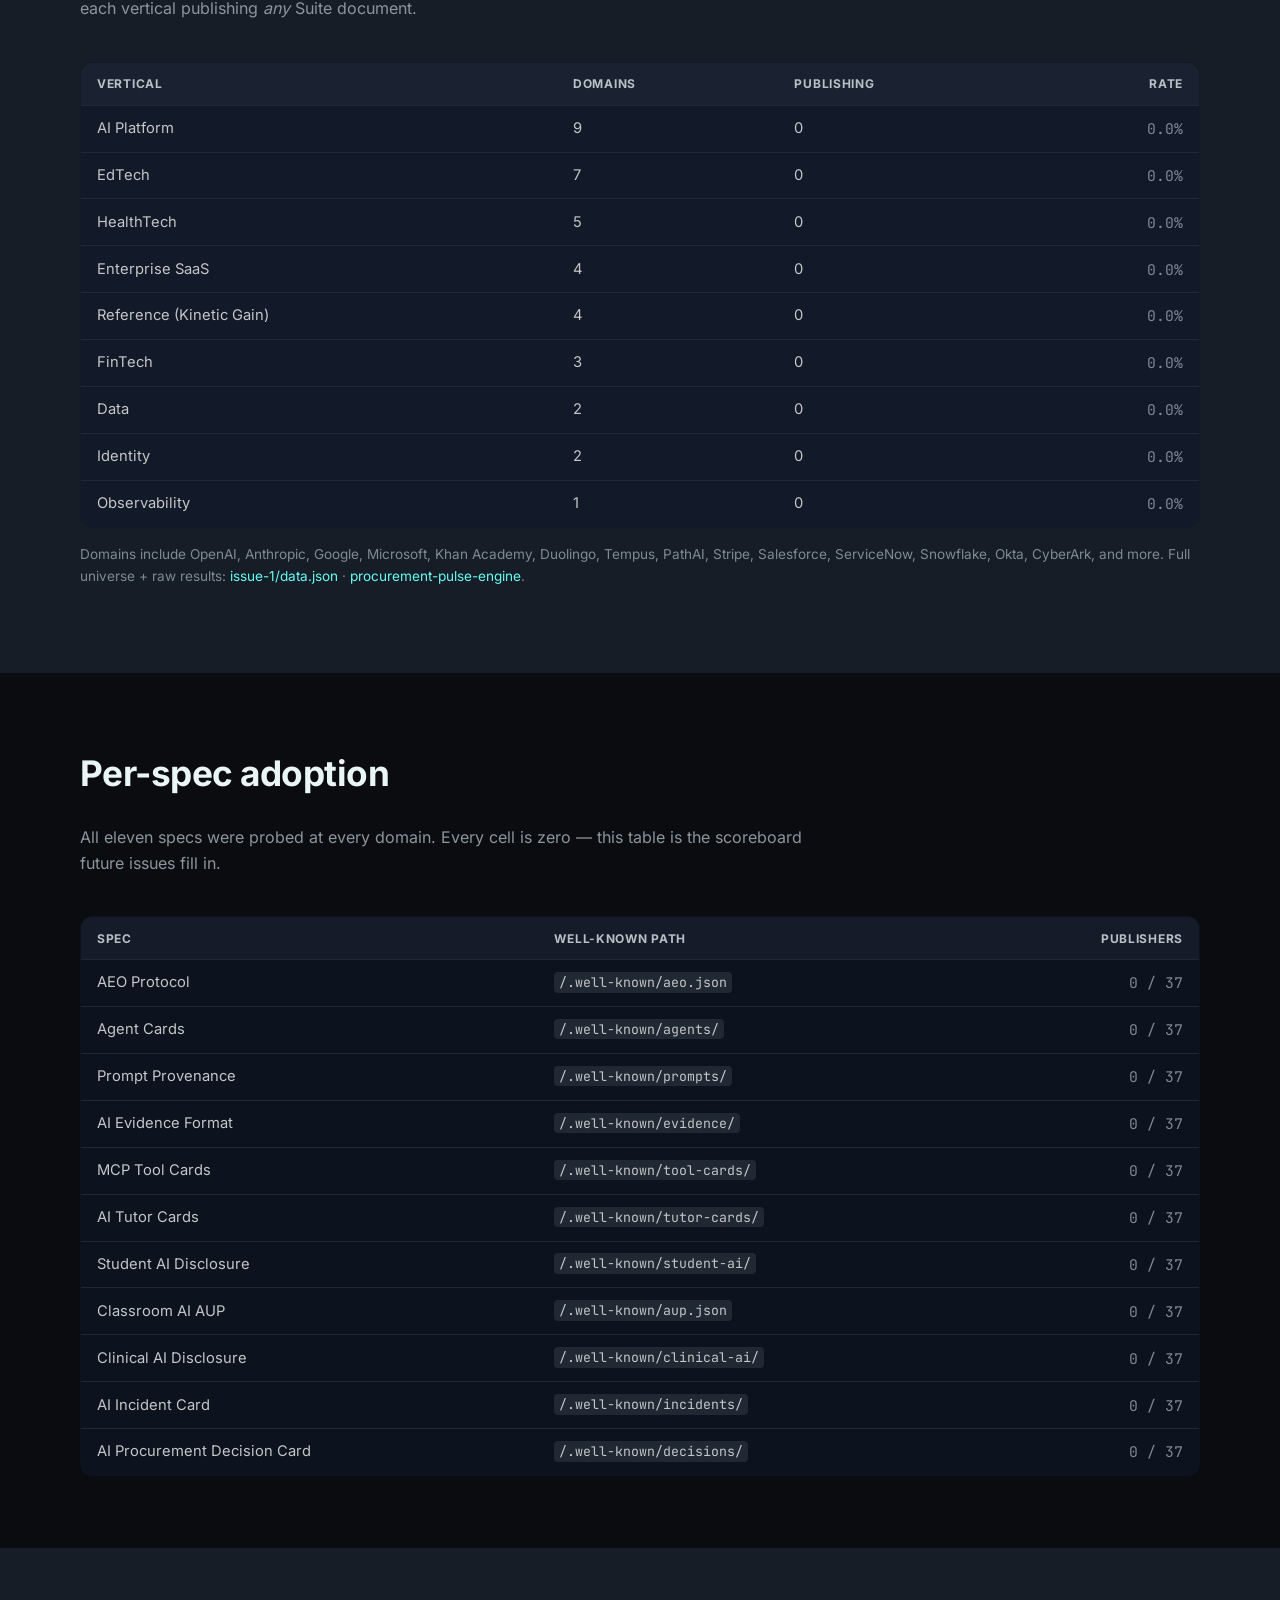
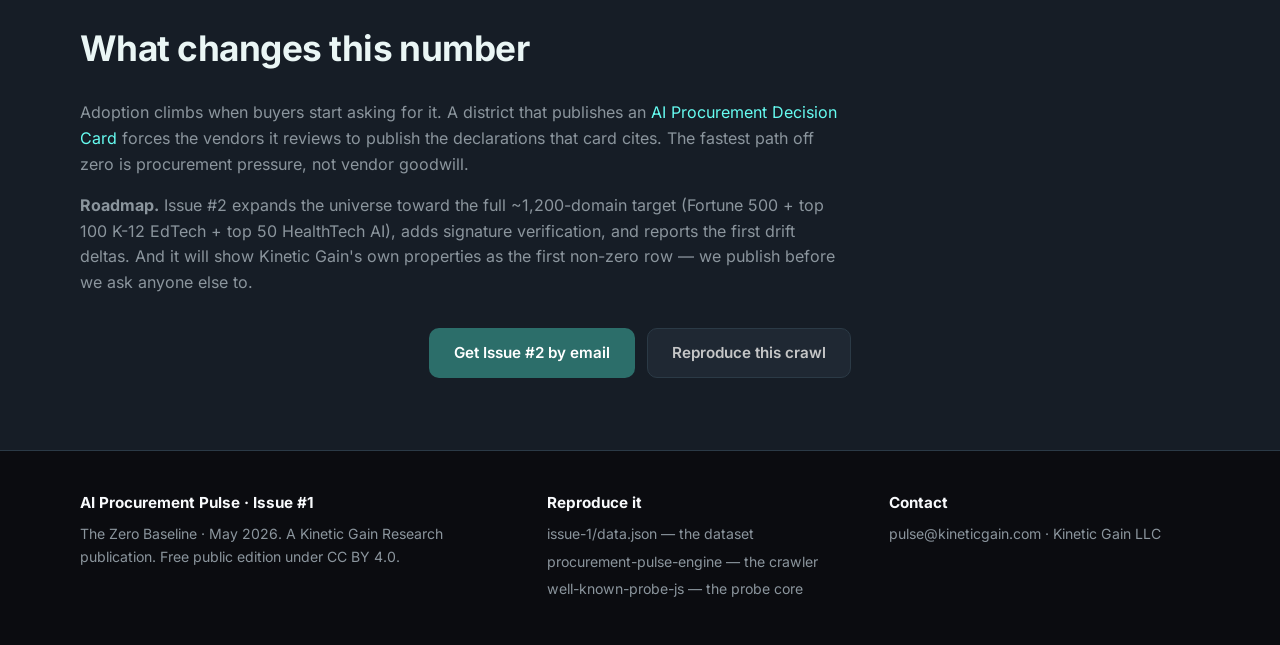
<file: issue-1/index.html>
<!doctype html>
<html lang="en">
<head>
  <meta charset="utf-8" />
  <meta name="viewport" content="width=device-width, initial-scale=1" />
  <title>AI Procurement Pulse · Issue #1 — The Zero Baseline</title>
  <meta name="description" content="Issue #1 of the AI Procurement Pulse. The first real crawl of vendor AI governance disclosure: 0.0% of 37 domains across 9 verticals publish any Kinetic Gain Protocol Suite document. The honest starting line." />
  <meta name="theme-color" content="#070b16" />

  <meta property="og:type" content="article" />
  <meta property="og:title" content="AI Procurement Pulse · Issue #1 — The Zero Baseline" />
  <meta property="og:description" content="The first real crawl: 0.0% of 37 vendor domains publish any machine-readable AI governance disclosure. Nobody discloses yet — including us. This is the starting line." />
  <meta property="og:url" content="https://pulse.kineticgain.com/issue-1/" />

  <link rel="stylesheet" href="/assets/fonts.css" />

  <link rel="stylesheet" href="/style.css?v=0d583f41d494" />
  <style>
    .big-stat {
      text-align: center;
      padding: 2.5rem 1.5rem;
      background: linear-gradient(135deg, var(--slate-900) 0%, var(--pulse-emerald-900) 100%);
      border-radius: 16px;
      margin-top: 2rem;
    }
    .big-stat .num {
      font-family: var(--font-mono);
      font-size: clamp(3.5rem, 12vw, 7rem);
      font-weight: 700;
      color: #fff;
      line-height: 1;
      letter-spacing: -0.03em;
    }
    .big-stat .cap { color: var(--pulse-emerald-300); font-size: 1.05rem; margin-top: 0.75rem; }
    .table-scroll { max-width: 100%; overflow-x: auto; }
    .table-scroll:focus-visible { outline: 2px solid var(--pulse-emerald-400); outline-offset: 2px; }
    .ds-table { width: 100%; border-collapse: collapse; margin-top: 1.5rem; background: #fff; border: 1px solid var(--slate-200); border-radius: 12px; overflow: hidden; font-size: 0.92rem; }
    .ds-table th, .ds-table td { text-align: left; padding: 0.7rem 1rem; border-bottom: 1px solid var(--slate-200); }
    .ds-table th { background: var(--slate-100); font-size: 0.75rem; text-transform: uppercase; letter-spacing: 0.06em; color: var(--slate-600); }
    .ds-table tbody tr:last-child td { border-bottom: none; }
    .ds-table .zero { font-family: var(--font-mono); color: var(--slate-400); }
    .ds-table td:last-child, .ds-table th:last-child { text-align: right; }
    .breadcrumb { font-size: 0.85rem; color: var(--slate-500); margin-bottom: 0.5rem; }
    .breadcrumb a { color: var(--pulse-emerald-700); }
    .callout { border-left: 3px solid var(--pulse-emerald-500); background: #ecfdf5; padding: 1rem 1.25rem; border-radius: 0 8px 8px 0; margin-top: 1.5rem; color: var(--slate-700); }
  
    /* dark theme overrides */
    .ds-table { background: rgba(15, 23, 42, 0.6); border-color: var(--slate-800); }
    .ds-table th, .ds-table td { border-bottom-color: var(--slate-800); }
    .ds-table th { background: rgba(148, 163, 184, 0.06); color: var(--slate-300); }
    .ds-table .zero { color: var(--slate-500); }
    .ds-table .win { color: var(--pulse-emerald-400); }
    .ds-table tr.is-win td { background: rgba(16, 185, 129, 0.12); }
    .callout { background: rgba(16, 185, 129, 0.08); color: var(--slate-300); }
    .callout.warn { background: rgba(148, 163, 184, 0.08); border-left-color: var(--slate-500); }
    .breadcrumb { color: var(--slate-400); }
    .breadcrumb a { color: var(--pulse-emerald-400); }
    .drift-card { background: rgba(15, 23, 42, 0.6); border-color: var(--slate-800); }
    .drift-card .d-num { color: var(--pulse-emerald-400); }
    .drift-card .d-lab { color: var(--slate-400); }
  </style>
</head>
<body>
  <header class="nav">
    <div class="nav-inner">
      <a href="/" class="brand" aria-label="AI Procurement Pulse home">
        <span class="brand-mark" aria-hidden="true">〰️</span>
        <span class="brand-text">
          <strong>AI Procurement Pulse</strong>
          <small>Kinetic Gain Research · Quarterly</small>
        </span>
      </a>
      <nav class="nav-links" aria-label="Primary">
        <a href="/">Issue #0</a>
        <a href="/#methodology">Methodology</a>
        <a class="cta" href="/#subscribe">Subscribe ↓</a>
      </nav>
    </div>
  </header>

  <main>
    <section class="hero">
      <div class="hero-inner">
        <p class="breadcrumb"><a href="/">AI Procurement Pulse</a> → Issue #1</p>
        <span class="pill mono">ISSUE #1 · MAY 2026 · THE ZERO BASELINE</span>
        <h1>Nobody publishes machine-readable AI governance disclosure yet. <span class="accent">Including us.</span></h1>
        <p class="lede">
          The first real crawl of the AI Procurement Pulse is in. We probed <strong>37 vendor domains</strong> across
          <strong>9 verticals</strong> for all eleven <a href="https://suite.kineticgain.com/" target="_blank" rel="noreferrer">Kinetic Gain Protocol Suite</a>
          documents at their <code>/.well-known/</code> paths. The result is unambiguous — and honest.
        </p>
        <div class="big-stat">
          <div class="num">0.0%</div>
          <div class="cap">of 37 domains publish any Suite document · average disclosure score 0 / 100</div>
        </div>
      </div>
    </section>

    <section class="block">
      <div class="block-inner">
        <h2>This is the starting line, not a verdict</h2>
        <p class="prose">
          The Suite shipped in 2025. Machine-readable AI vendor disclosure is a brand-new practice, and a brand-new
          practice begins at zero. Issue #1 exists to <strong>calibrate the instrument and mark that zero</strong> — so
          every future issue can measure the climb against a real, reproducible baseline rather than a vibe.
        </p>
        <p class="prose">
          We held ourselves to the same ruler. Kinetic Gain's own properties — <code>kineticgain.com</code>,
          <code>suite.kineticgain.com</code>, <code>clinical.kineticgain.com</code>, <code>decisions.kineticgain.com</code> —
          are in the universe, and they score zero too. You can't run a disclosure index where the author is exempt.
          Dogfooding our own specs is the first item on the Issue #2 docket.
        </p>
        <div class="callout">
          <strong>Methodology integrity note.</strong> The zero is real, not a probe artifact. The crawler is
          discriminator-aware — a <code>200 OK</code> serving unrelated JSON at a well-known path is <em>not</em> counted
          as a published spec. Every domain genuinely publishes nothing at these paths today.
        </div>
      </div>
    </section>

    <section class="block block-tinted">
      <div class="block-inner">
        <h2>The universe — by vertical</h2>
        <p class="prose">37 domains, hand-selected to span the AI buying market. Publication rate is the share of domains in each vertical publishing <em>any</em> Suite document.</p>
        <div class="table-scroll" role="region" aria-label="Issue 1 vertical adoption table" tabindex="0">
        <table class="ds-table">
          <thead><tr><th>Vertical</th><th>Domains</th><th>Publishing</th><th>Rate</th></tr></thead>
          <tbody>
            <tr><td>AI Platform</td><td>9</td><td>0</td><td class="zero">0.0%</td></tr>
            <tr><td>EdTech</td><td>7</td><td>0</td><td class="zero">0.0%</td></tr>
            <tr><td>HealthTech</td><td>5</td><td>0</td><td class="zero">0.0%</td></tr>
            <tr><td>Enterprise SaaS</td><td>4</td><td>0</td><td class="zero">0.0%</td></tr>
            <tr><td>Reference (Kinetic Gain)</td><td>4</td><td>0</td><td class="zero">0.0%</td></tr>
            <tr><td>FinTech</td><td>3</td><td>0</td><td class="zero">0.0%</td></tr>
            <tr><td>Data</td><td>2</td><td>0</td><td class="zero">0.0%</td></tr>
            <tr><td>Identity</td><td>2</td><td>0</td><td class="zero">0.0%</td></tr>
            <tr><td>Observability</td><td>1</td><td>0</td><td class="zero">0.0%</td></tr>
          </tbody>
        </table>
        </div>
        <p class="preview-caption" style="margin-top:1rem;color:var(--slate-500);font-size:0.85rem;">
          Domains include OpenAI, Anthropic, Google, Microsoft, Khan Academy, Duolingo, Tempus, PathAI, Stripe,
          Salesforce, ServiceNow, Snowflake, Okta, CyberArk, and more. Full universe + raw results:
          <a href="data.json">issue-1/data.json</a> · <a href="https://github.com/mizcausevic-dev/procurement-pulse-engine" target="_blank" rel="noreferrer">procurement-pulse-engine</a>.
        </p>
      </div>
    </section>

    <section class="block">
      <div class="block-inner">
        <h2>Per-spec adoption</h2>
        <p class="prose">All eleven specs were probed at every domain. Every cell is zero — this table is the scoreboard future issues fill in.</p>
        <div class="table-scroll" role="region" aria-label="Issue 1 per-spec adoption table" tabindex="0">
        <table class="ds-table">
          <thead><tr><th>Spec</th><th>Well-known path</th><th>Publishers</th></tr></thead>
          <tbody>
            <tr><td>AEO Protocol</td><td><code>/.well-known/aeo.json</code></td><td class="zero">0 / 37</td></tr>
            <tr><td>Agent Cards</td><td><code>/.well-known/agents/</code></td><td class="zero">0 / 37</td></tr>
            <tr><td>Prompt Provenance</td><td><code>/.well-known/prompts/</code></td><td class="zero">0 / 37</td></tr>
            <tr><td>AI Evidence Format</td><td><code>/.well-known/evidence/</code></td><td class="zero">0 / 37</td></tr>
            <tr><td>MCP Tool Cards</td><td><code>/.well-known/tool-cards/</code></td><td class="zero">0 / 37</td></tr>
            <tr><td>AI Tutor Cards</td><td><code>/.well-known/tutor-cards/</code></td><td class="zero">0 / 37</td></tr>
            <tr><td>Student AI Disclosure</td><td><code>/.well-known/student-ai/</code></td><td class="zero">0 / 37</td></tr>
            <tr><td>Classroom AI AUP</td><td><code>/.well-known/aup.json</code></td><td class="zero">0 / 37</td></tr>
            <tr><td>Clinical AI Disclosure</td><td><code>/.well-known/clinical-ai/</code></td><td class="zero">0 / 37</td></tr>
            <tr><td>AI Incident Card</td><td><code>/.well-known/incidents/</code></td><td class="zero">0 / 37</td></tr>
            <tr><td>AI Procurement Decision Card</td><td><code>/.well-known/decisions/</code></td><td class="zero">0 / 37</td></tr>
          </tbody>
        </table>
        </div>
      </div>
    </section>

    <section class="block block-tinted">
      <div class="block-inner">
        <h2>What changes this number</h2>
        <p class="prose">
          Adoption climbs when buyers start asking for it. A district that publishes an
          <a href="https://decisions.kineticgain.com/" target="_blank" rel="noreferrer">AI Procurement Decision Card</a>
          forces the vendors it reviews to publish the declarations that card cites. The fastest path off zero is
          procurement pressure, not vendor goodwill.
        </p>
        <p class="prose">
          <strong>Roadmap.</strong> Issue #2 expands the universe toward the full ~1,200-domain target (Fortune 500 +
          top 100 K-12 EdTech + top 50 HealthTech AI), adds signature verification, and reports the first drift deltas.
          And it will show Kinetic Gain's own properties as the first non-zero row — we publish before we ask anyone else to.
        </p>
        <div class="hero-cta" style="margin-top:2rem;">
          <a class="btn btn-primary" href="/#subscribe">Get Issue #2 by email</a>
          <a class="btn btn-secondary" href="https://github.com/mizcausevic-dev/procurement-pulse-engine" target="_blank" rel="noreferrer">Reproduce this crawl</a>
        </div>
      </div>
    </section>
  </main>

  <footer class="foot">
    <div class="foot-inner">
      <div class="foot-col">
        <strong>AI Procurement Pulse · Issue #1</strong>
        <p>The Zero Baseline · May 2026. A Kinetic Gain Research publication. Free public edition under CC BY 4.0.</p>
      </div>
      <div class="foot-col">
        <strong>Reproduce it</strong>
        <ul>
          <li><a href="data.json">issue-1/data.json</a> — the dataset</li>
          <li><a href="https://github.com/mizcausevic-dev/procurement-pulse-engine">procurement-pulse-engine</a> — the crawler</li>
          <li><a href="https://github.com/mizcausevic-dev/well-known-probe-js">well-known-probe-js</a> — the probe core</li>
        </ul>
      </div>
      <div class="foot-col">
        <strong>Contact</strong>
        <p><a href="mailto:pulse@kineticgain.com">pulse@kineticgain.com</a> · <a href="https://kineticgain.com/">Kinetic Gain LLC</a></p>
      </div>
    </div>
  </footer>
</body>
</html>
</file>
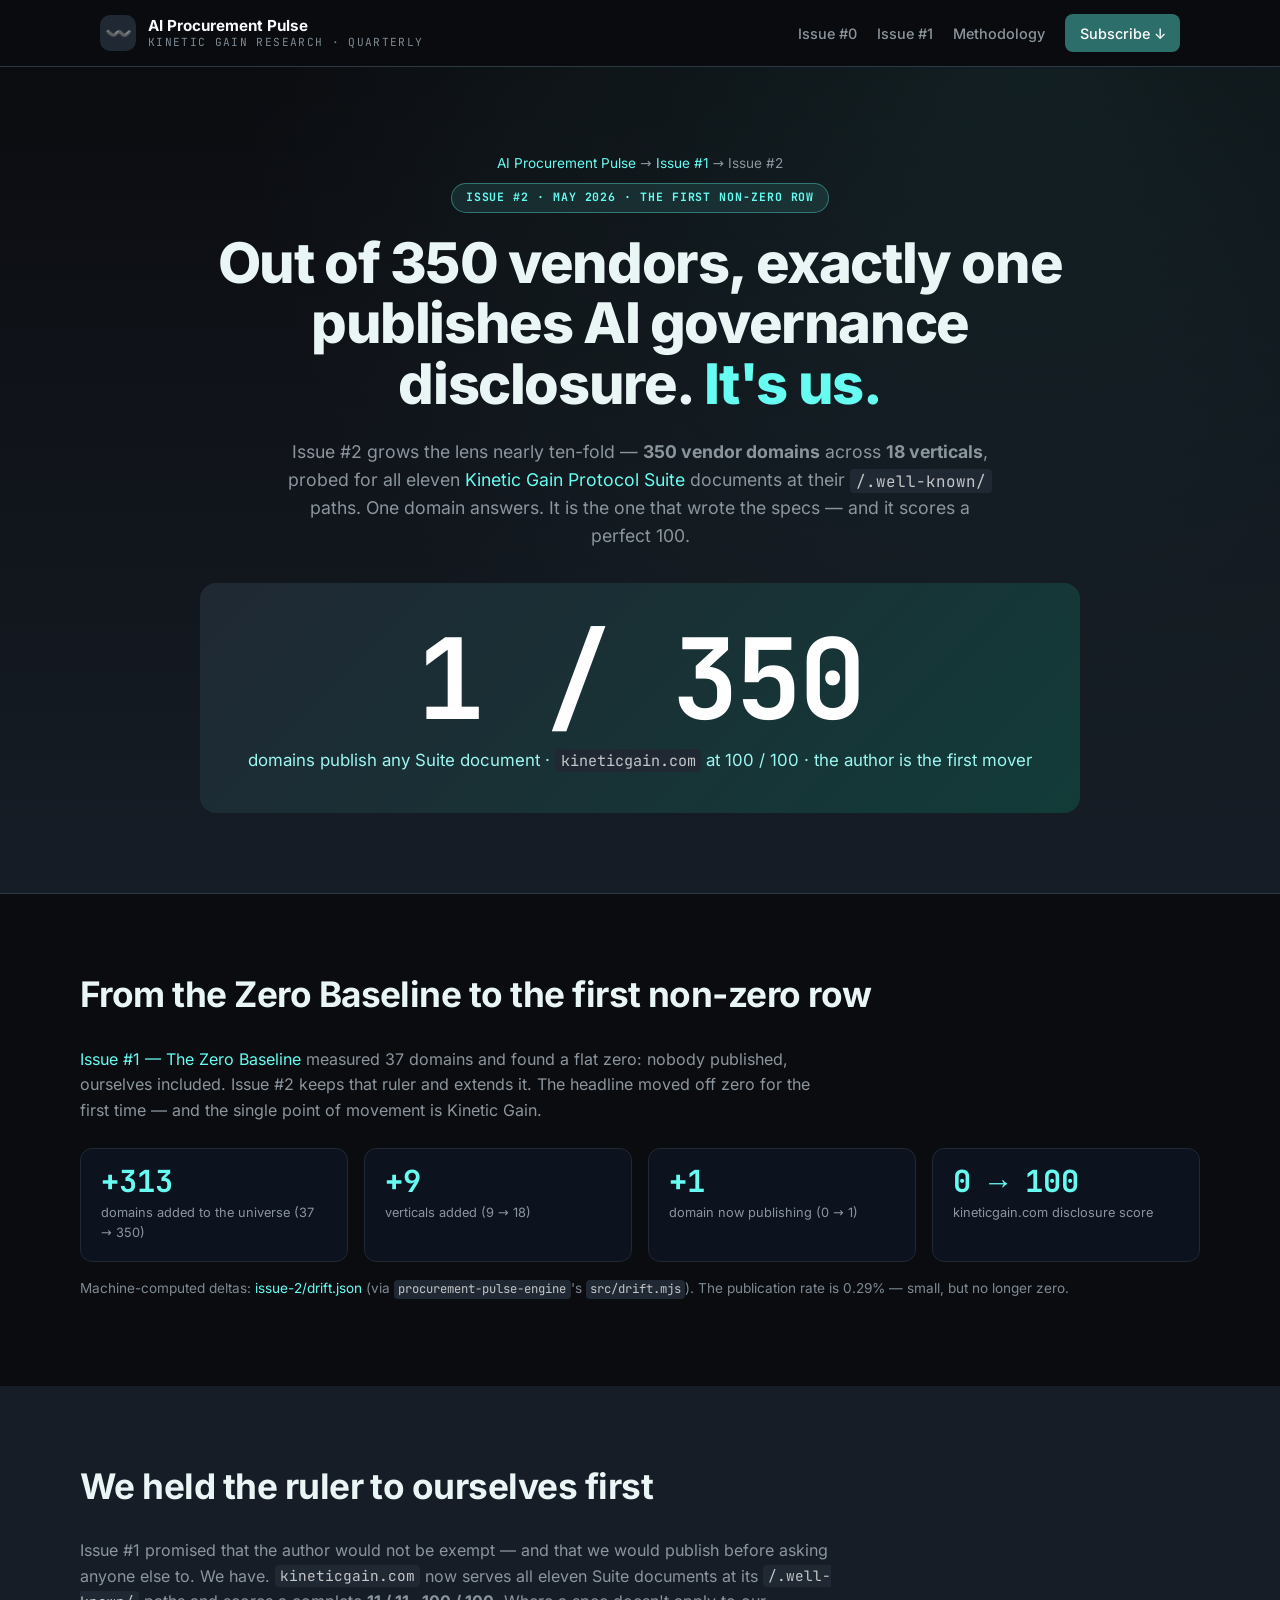
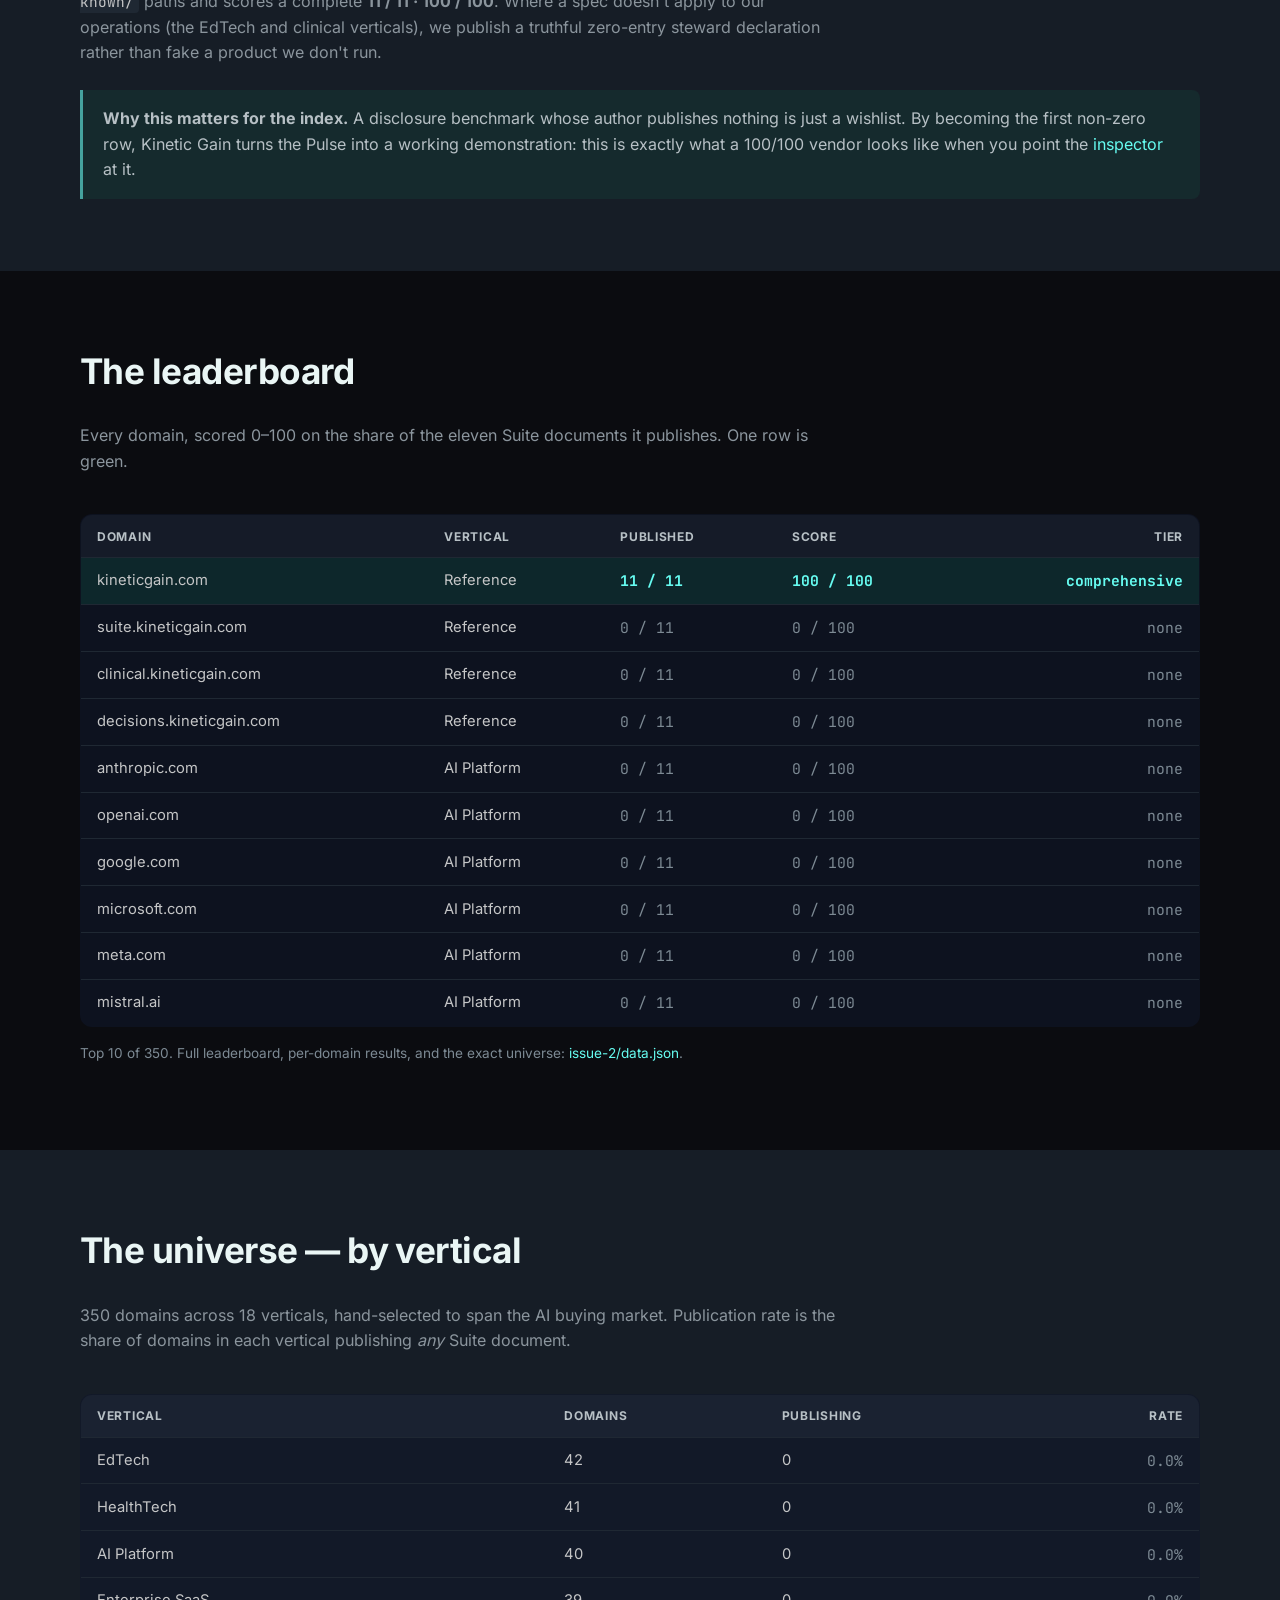
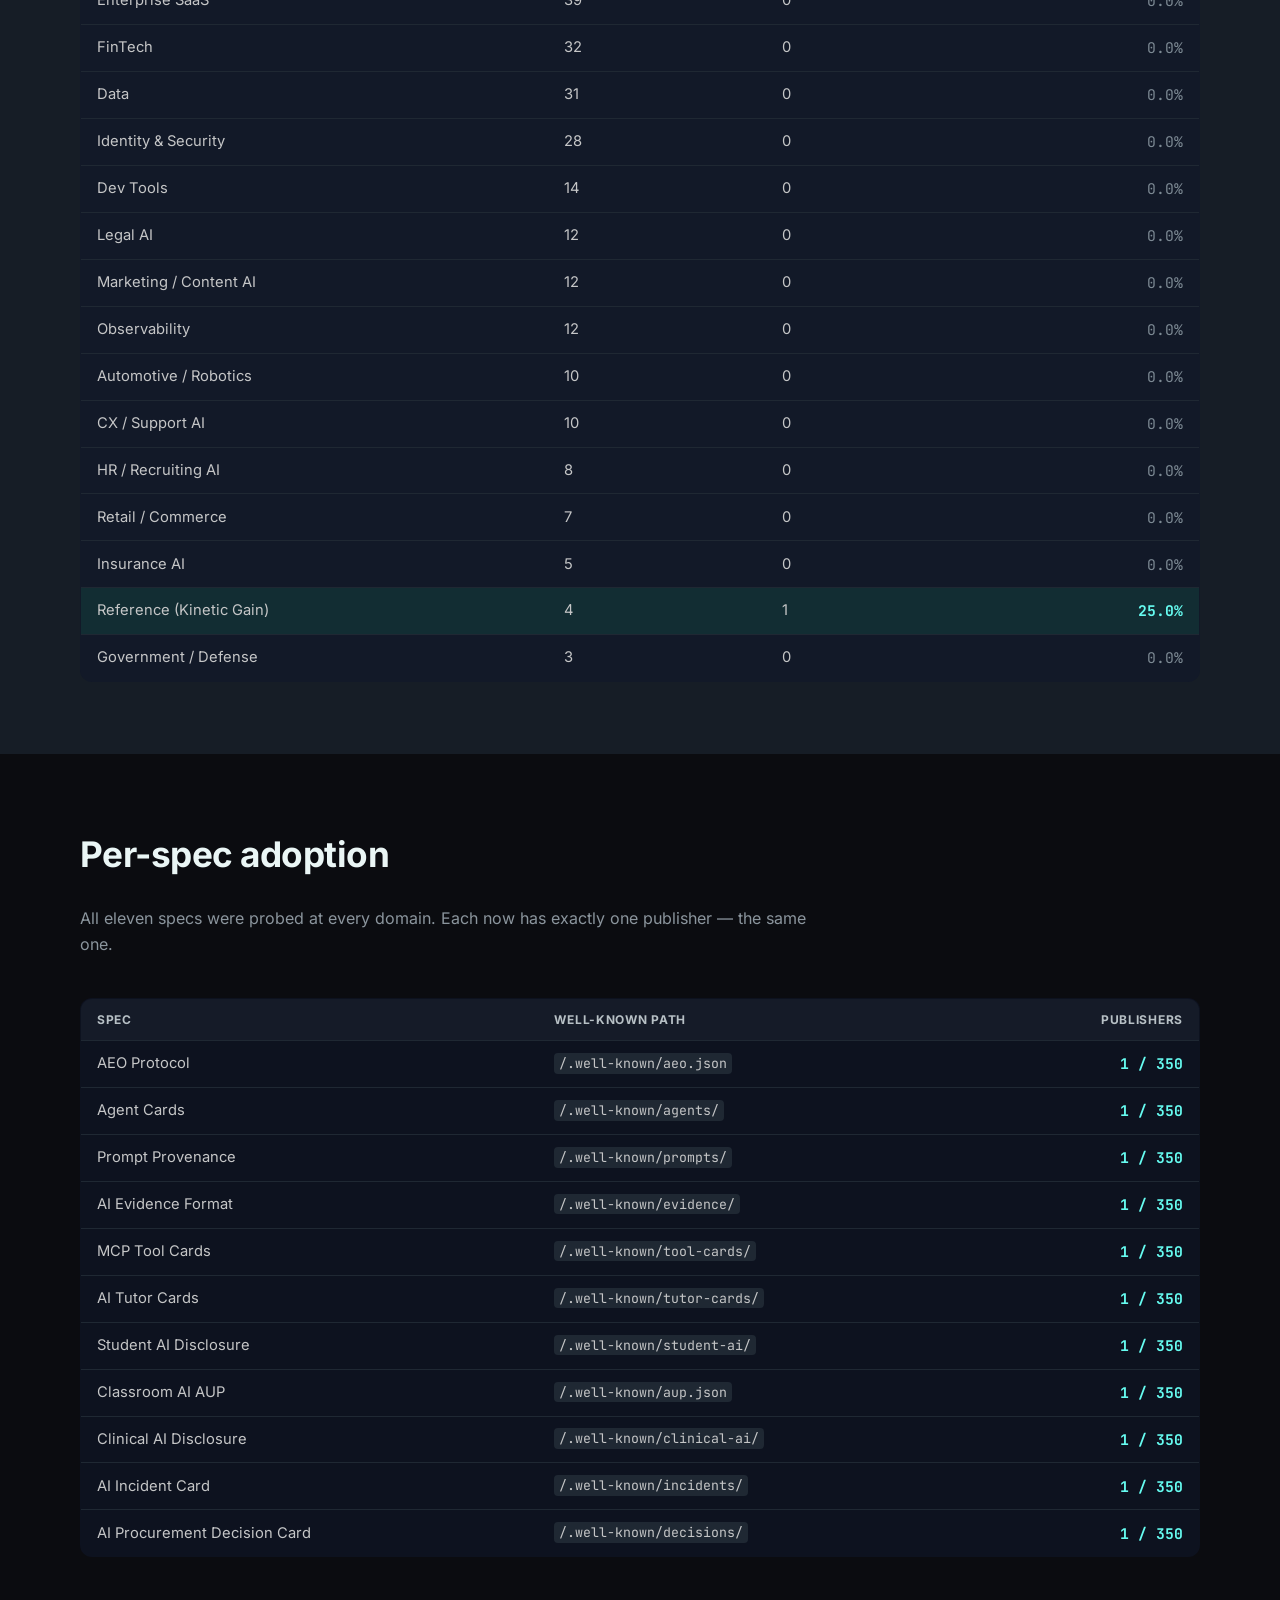
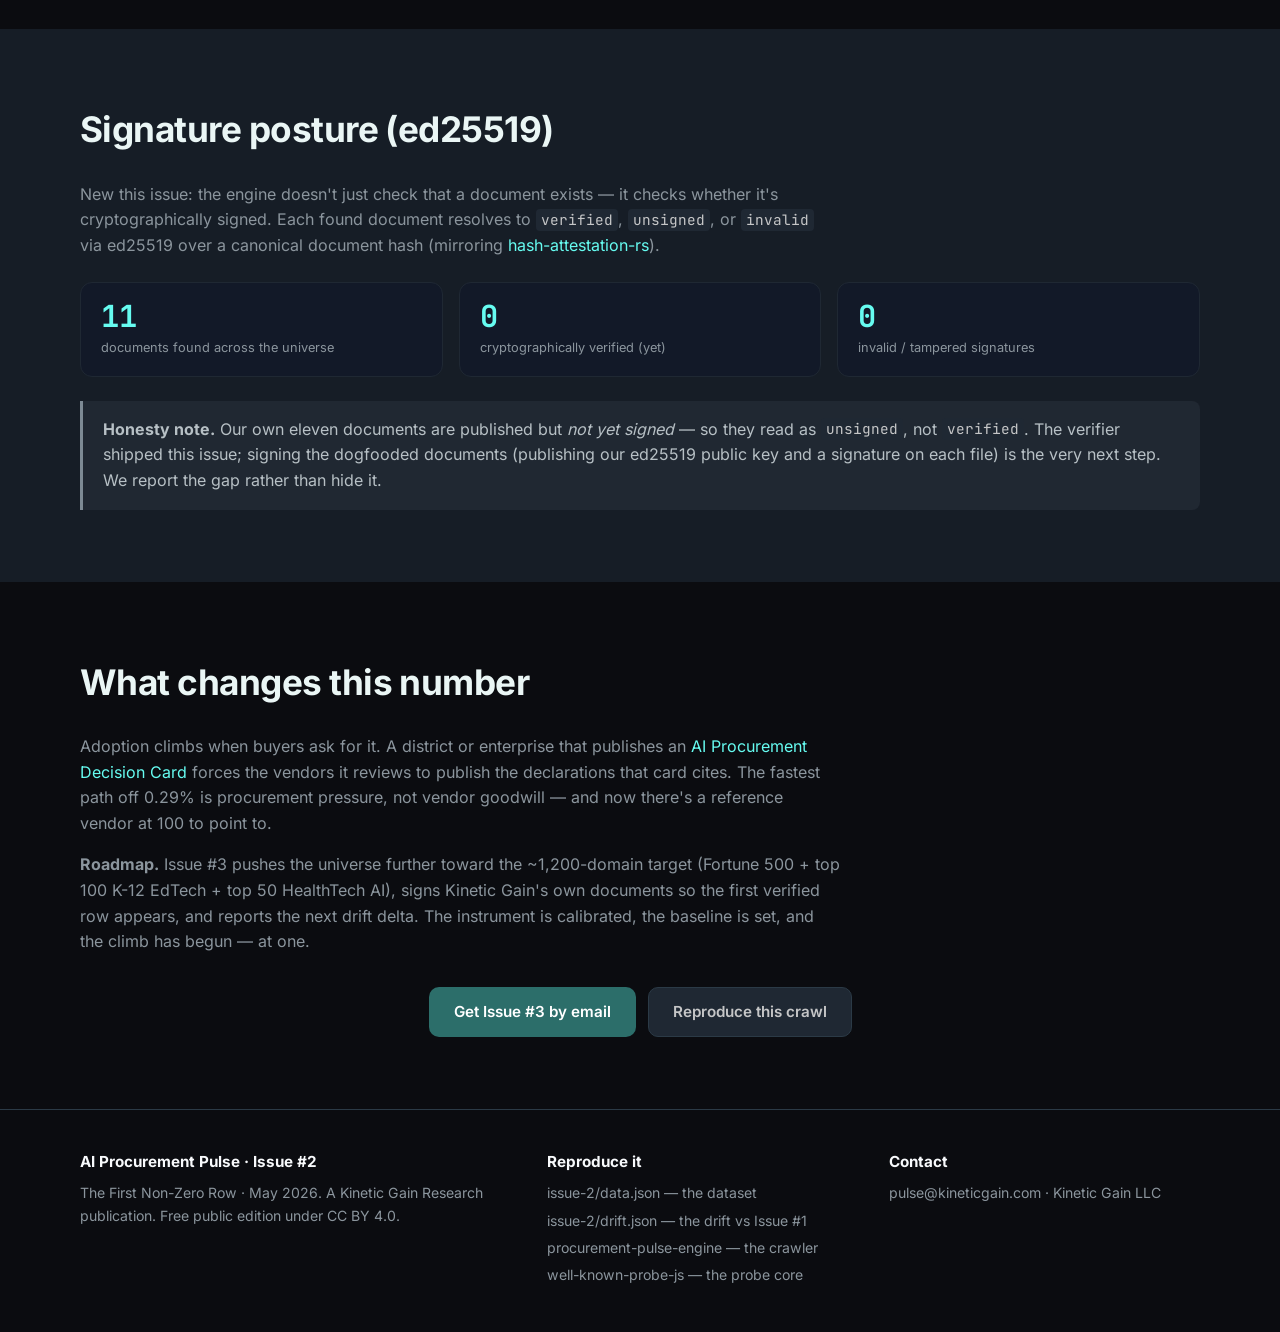
<file: issue-2/index.html>
<!doctype html>
<html lang="en">
<head>
  <meta charset="utf-8" />
  <meta name="viewport" content="width=device-width, initial-scale=1" />
  <title>AI Procurement Pulse · Issue #2 — The First Non-Zero Row</title>
  <meta name="description" content="Issue #2 of the AI Procurement Pulse. The universe grows to 350 vendor domains across 18 verticals — and exactly one publishes machine-readable AI governance disclosure: kineticgain.com, at 100/100. We publish before we ask anyone else to." />
  <meta name="theme-color" content="#070b16" />

  <meta property="og:type" content="article" />
  <meta property="og:title" content="AI Procurement Pulse · Issue #2 — The First Non-Zero Row" />
  <meta property="og:description" content="350 vendor domains across 18 verticals. Exactly one publishes any Kinetic Gain Protocol Suite document — kineticgain.com, at 100/100. The author is the first mover off the Zero Baseline." />
  <meta property="og:url" content="https://pulse.kineticgain.com/issue-2/" />

  <link rel="stylesheet" href="/assets/fonts.css" />

  <link rel="stylesheet" href="/style.css?v=0d583f41d494" />
  <style>
    .big-stat {
      text-align: center;
      padding: 2.5rem 1.5rem;
      background: linear-gradient(135deg, var(--slate-900) 0%, var(--pulse-emerald-900) 100%);
      border-radius: 16px;
      margin-top: 2rem;
    }
    .big-stat .num {
      font-family: var(--font-mono);
      font-size: clamp(3.5rem, 12vw, 7rem);
      font-weight: 700;
      color: #fff;
      line-height: 1;
      letter-spacing: -0.03em;
    }
    .big-stat .cap { color: var(--pulse-emerald-300); font-size: 1.05rem; margin-top: 0.75rem; }
    .table-scroll { max-width: 100%; overflow-x: auto; }
    .table-scroll:focus-visible { outline: 2px solid var(--pulse-emerald-400); outline-offset: 2px; }
    .ds-table { width: 100%; border-collapse: collapse; margin-top: 1.5rem; background: #fff; border: 1px solid var(--slate-200); border-radius: 12px; overflow: hidden; font-size: 0.92rem; }
    .ds-table th, .ds-table td { text-align: left; padding: 0.7rem 1rem; border-bottom: 1px solid var(--slate-200); }
    .ds-table th { background: var(--slate-100); font-size: 0.75rem; text-transform: uppercase; letter-spacing: 0.06em; color: var(--slate-600); }
    .ds-table tbody tr:last-child td { border-bottom: none; }
    .ds-table .zero { font-family: var(--font-mono); color: var(--slate-400); }
    .ds-table .win { font-family: var(--font-mono); color: var(--pulse-emerald-700); font-weight: 700; }
    .ds-table tr.is-win td { background: #ecfdf5; }
    .ds-table td:last-child, .ds-table th:last-child { text-align: right; }
    .breadcrumb { font-size: 0.85rem; color: var(--slate-500); margin-bottom: 0.5rem; }
    .breadcrumb a { color: var(--pulse-emerald-700); }
    .callout { border-left: 3px solid var(--pulse-emerald-500); background: #ecfdf5; padding: 1rem 1.25rem; border-radius: 0 8px 8px 0; margin-top: 1.5rem; color: var(--slate-700); }
    .callout.warn { border-left-color: var(--slate-400); background: var(--slate-100); }
    .drift-grid { display: grid; grid-template-columns: repeat(auto-fit, minmax(150px, 1fr)); gap: 1rem; margin-top: 1.5rem; }
    .drift-card { background: #fff; border: 1px solid var(--slate-200); border-radius: 12px; padding: 1.1rem 1.25rem; }
    .drift-card .d-num { font-family: var(--font-mono); font-size: 1.9rem; font-weight: 700; color: var(--pulse-emerald-700); line-height: 1; }
    .drift-card .d-lab { color: var(--slate-500); font-size: 0.8rem; margin-top: 0.4rem; }
  
    /* dark theme overrides */
    .ds-table { background: rgba(15, 23, 42, 0.6); border-color: var(--slate-800); }
    .ds-table th, .ds-table td { border-bottom-color: var(--slate-800); }
    .ds-table th { background: rgba(148, 163, 184, 0.06); color: var(--slate-300); }
    .ds-table .zero { color: var(--slate-500); }
    .ds-table .win { color: var(--pulse-emerald-400); }
    .ds-table tr.is-win td { background: rgba(16, 185, 129, 0.12); }
    .callout { background: rgba(16, 185, 129, 0.08); color: var(--slate-300); }
    .callout.warn { background: rgba(148, 163, 184, 0.08); border-left-color: var(--slate-500); }
    .breadcrumb { color: var(--slate-400); }
    .breadcrumb a { color: var(--pulse-emerald-400); }
    .drift-card { background: rgba(15, 23, 42, 0.6); border-color: var(--slate-800); }
    .drift-card .d-num { color: var(--pulse-emerald-400); }
    .drift-card .d-lab { color: var(--slate-400); }
  </style>
</head>
<body>
  <header class="nav">
    <div class="nav-inner">
      <a href="/" class="brand" aria-label="AI Procurement Pulse home">
        <span class="brand-mark" aria-hidden="true">〰️</span>
        <span class="brand-text">
          <strong>AI Procurement Pulse</strong>
          <small>Kinetic Gain Research · Quarterly</small>
        </span>
      </a>
      <nav class="nav-links" aria-label="Primary">
        <a href="/">Issue #0</a>
        <a href="/issue-1/">Issue #1</a>
        <a href="/#methodology">Methodology</a>
        <a class="cta" href="/#subscribe">Subscribe ↓</a>
      </nav>
    </div>
  </header>

  <main>
    <section class="hero">
      <div class="hero-inner">
        <p class="breadcrumb"><a href="/">AI Procurement Pulse</a> → <a href="/issue-1/">Issue #1</a> → Issue #2</p>
        <span class="pill mono">ISSUE #2 · MAY 2026 · THE FIRST NON-ZERO ROW</span>
        <h1>Out of 350 vendors, exactly one publishes AI governance disclosure. <span class="accent">It's us.</span></h1>
        <p class="lede">
          Issue #2 grows the lens nearly ten-fold — <strong>350 vendor domains</strong> across <strong>18 verticals</strong>,
          probed for all eleven <a href="https://suite.kineticgain.com/" target="_blank" rel="noreferrer">Kinetic Gain Protocol Suite</a>
          documents at their <code>/.well-known/</code> paths. One domain answers. It is the one that wrote the specs —
          and it scores a perfect 100.
        </p>
        <div class="big-stat">
          <div class="num">1 / 350</div>
          <div class="cap">domains publish any Suite document · <code>kineticgain.com</code> at 100 / 100 · the author is the first mover</div>
        </div>
      </div>
    </section>

    <section class="block">
      <div class="block-inner">
        <h2>From the Zero Baseline to the first non-zero row</h2>
        <p class="prose">
          <a href="/issue-1/">Issue #1 — The Zero Baseline</a> measured 37 domains and found a flat zero: nobody published,
          ourselves included. Issue #2 keeps that ruler and extends it. The headline moved off zero for the first time —
          and the single point of movement is Kinetic Gain.
        </p>
        <div class="drift-grid">
          <div class="drift-card"><div class="d-num">+313</div><div class="d-lab">domains added to the universe (37 → 350)</div></div>
          <div class="drift-card"><div class="d-num">+9</div><div class="d-lab">verticals added (9 → 18)</div></div>
          <div class="drift-card"><div class="d-num">+1</div><div class="d-lab">domain now publishing (0 → 1)</div></div>
          <div class="drift-card"><div class="d-num">0 → 100</div><div class="d-lab">kineticgain.com disclosure score</div></div>
        </div>
        <p class="preview-caption" style="margin-top:1rem;color:var(--slate-500);font-size:0.85rem;">
          Machine-computed deltas: <a href="drift.json">issue-2/drift.json</a> (via <code>procurement-pulse-engine</code>'s
          <code>src/drift.mjs</code>). The publication rate is 0.29% — small, but no longer zero.
        </p>
      </div>
    </section>

    <section class="block block-tinted">
      <div class="block-inner">
        <h2>We held the ruler to ourselves first</h2>
        <p class="prose">
          Issue #1 promised that the author would not be exempt — and that we would publish before asking anyone else to.
          We have. <code>kineticgain.com</code> now serves all eleven Suite documents at its <code>/.well-known/</code>
          paths and scores a complete <strong>11 / 11 · 100 / 100</strong>. Where a spec doesn't apply to our operations
          (the EdTech and clinical verticals), we publish a truthful zero-entry steward declaration rather than fake a
          product we don't run.
        </p>
        <div class="callout">
          <strong>Why this matters for the index.</strong> A disclosure benchmark whose author publishes nothing is just
          a wishlist. By becoming the first non-zero row, Kinetic Gain turns the Pulse into a working demonstration: this
          is exactly what a 100/100 vendor looks like when you point the
          <a href="https://github.com/mizcausevic-dev/kineticgain-vendor-inspector" target="_blank" rel="noreferrer">inspector</a> at it.
        </div>
      </div>
    </section>

    <section class="block">
      <div class="block-inner">
        <h2>The leaderboard</h2>
        <p class="prose">Every domain, scored 0–100 on the share of the eleven Suite documents it publishes. One row is green.</p>
        <div class="table-scroll" role="region" aria-label="Issue 2 domain leaderboard" tabindex="0">
        <table class="ds-table">
          <thead><tr><th>Domain</th><th>Vertical</th><th>Published</th><th>Score</th><th>Tier</th></tr></thead>
          <tbody>
            <tr class="is-win"><td>kineticgain.com</td><td>Reference</td><td class="win">11 / 11</td><td class="win">100 / 100</td><td class="win">comprehensive</td></tr>
            <tr><td>suite.kineticgain.com</td><td>Reference</td><td class="zero">0 / 11</td><td class="zero">0 / 100</td><td class="zero">none</td></tr>
            <tr><td>clinical.kineticgain.com</td><td>Reference</td><td class="zero">0 / 11</td><td class="zero">0 / 100</td><td class="zero">none</td></tr>
            <tr><td>decisions.kineticgain.com</td><td>Reference</td><td class="zero">0 / 11</td><td class="zero">0 / 100</td><td class="zero">none</td></tr>
            <tr><td>anthropic.com</td><td>AI Platform</td><td class="zero">0 / 11</td><td class="zero">0 / 100</td><td class="zero">none</td></tr>
            <tr><td>openai.com</td><td>AI Platform</td><td class="zero">0 / 11</td><td class="zero">0 / 100</td><td class="zero">none</td></tr>
            <tr><td>google.com</td><td>AI Platform</td><td class="zero">0 / 11</td><td class="zero">0 / 100</td><td class="zero">none</td></tr>
            <tr><td>microsoft.com</td><td>AI Platform</td><td class="zero">0 / 11</td><td class="zero">0 / 100</td><td class="zero">none</td></tr>
            <tr><td>meta.com</td><td>AI Platform</td><td class="zero">0 / 11</td><td class="zero">0 / 100</td><td class="zero">none</td></tr>
            <tr><td>mistral.ai</td><td>AI Platform</td><td class="zero">0 / 11</td><td class="zero">0 / 100</td><td class="zero">none</td></tr>
          </tbody>
        </table>
        </div>
        <p class="preview-caption" style="margin-top:1rem;color:var(--slate-500);font-size:0.85rem;">
          Top 10 of 350. Full leaderboard, per-domain results, and the exact universe: <a href="data.json">issue-2/data.json</a>.
        </p>
      </div>
    </section>

    <section class="block block-tinted">
      <div class="block-inner">
        <h2>The universe — by vertical</h2>
        <p class="prose">350 domains across 18 verticals, hand-selected to span the AI buying market. Publication rate is the share of domains in each vertical publishing <em>any</em> Suite document.</p>
        <div class="table-scroll" role="region" aria-label="Issue 2 vertical adoption table" tabindex="0">
        <table class="ds-table">
          <thead><tr><th>Vertical</th><th>Domains</th><th>Publishing</th><th>Rate</th></tr></thead>
          <tbody>
            <tr><td>EdTech</td><td>42</td><td>0</td><td class="zero">0.0%</td></tr>
            <tr><td>HealthTech</td><td>41</td><td>0</td><td class="zero">0.0%</td></tr>
            <tr><td>AI Platform</td><td>40</td><td>0</td><td class="zero">0.0%</td></tr>
            <tr><td>Enterprise SaaS</td><td>39</td><td>0</td><td class="zero">0.0%</td></tr>
            <tr><td>FinTech</td><td>32</td><td>0</td><td class="zero">0.0%</td></tr>
            <tr><td>Data</td><td>31</td><td>0</td><td class="zero">0.0%</td></tr>
            <tr><td>Identity &amp; Security</td><td>28</td><td>0</td><td class="zero">0.0%</td></tr>
            <tr><td>Dev Tools</td><td>14</td><td>0</td><td class="zero">0.0%</td></tr>
            <tr><td>Legal AI</td><td>12</td><td>0</td><td class="zero">0.0%</td></tr>
            <tr><td>Marketing / Content AI</td><td>12</td><td>0</td><td class="zero">0.0%</td></tr>
            <tr><td>Observability</td><td>12</td><td>0</td><td class="zero">0.0%</td></tr>
            <tr><td>Automotive / Robotics</td><td>10</td><td>0</td><td class="zero">0.0%</td></tr>
            <tr><td>CX / Support AI</td><td>10</td><td>0</td><td class="zero">0.0%</td></tr>
            <tr><td>HR / Recruiting AI</td><td>8</td><td>0</td><td class="zero">0.0%</td></tr>
            <tr><td>Retail / Commerce</td><td>7</td><td>0</td><td class="zero">0.0%</td></tr>
            <tr><td>Insurance AI</td><td>5</td><td>0</td><td class="zero">0.0%</td></tr>
            <tr class="is-win"><td>Reference (Kinetic Gain)</td><td>4</td><td>1</td><td class="win">25.0%</td></tr>
            <tr><td>Government / Defense</td><td>3</td><td>0</td><td class="zero">0.0%</td></tr>
          </tbody>
        </table>
        </div>
      </div>
    </section>

    <section class="block">
      <div class="block-inner">
        <h2>Per-spec adoption</h2>
        <p class="prose">All eleven specs were probed at every domain. Each now has exactly one publisher — the same one.</p>
        <div class="table-scroll" role="region" aria-label="Issue 2 per-spec adoption table" tabindex="0">
        <table class="ds-table">
          <thead><tr><th>Spec</th><th>Well-known path</th><th>Publishers</th></tr></thead>
          <tbody>
            <tr><td>AEO Protocol</td><td><code>/.well-known/aeo.json</code></td><td class="win">1 / 350</td></tr>
            <tr><td>Agent Cards</td><td><code>/.well-known/agents/</code></td><td class="win">1 / 350</td></tr>
            <tr><td>Prompt Provenance</td><td><code>/.well-known/prompts/</code></td><td class="win">1 / 350</td></tr>
            <tr><td>AI Evidence Format</td><td><code>/.well-known/evidence/</code></td><td class="win">1 / 350</td></tr>
            <tr><td>MCP Tool Cards</td><td><code>/.well-known/tool-cards/</code></td><td class="win">1 / 350</td></tr>
            <tr><td>AI Tutor Cards</td><td><code>/.well-known/tutor-cards/</code></td><td class="win">1 / 350</td></tr>
            <tr><td>Student AI Disclosure</td><td><code>/.well-known/student-ai/</code></td><td class="win">1 / 350</td></tr>
            <tr><td>Classroom AI AUP</td><td><code>/.well-known/aup.json</code></td><td class="win">1 / 350</td></tr>
            <tr><td>Clinical AI Disclosure</td><td><code>/.well-known/clinical-ai/</code></td><td class="win">1 / 350</td></tr>
            <tr><td>AI Incident Card</td><td><code>/.well-known/incidents/</code></td><td class="win">1 / 350</td></tr>
            <tr><td>AI Procurement Decision Card</td><td><code>/.well-known/decisions/</code></td><td class="win">1 / 350</td></tr>
          </tbody>
        </table>
        </div>
      </div>
    </section>

    <section class="block block-tinted">
      <div class="block-inner">
        <h2>Signature posture (ed25519)</h2>
        <p class="prose">
          New this issue: the engine doesn't just check that a document exists — it checks whether it's cryptographically
          signed. Each found document resolves to <code>verified</code>, <code>unsigned</code>, or <code>invalid</code> via
          ed25519 over a canonical document hash (mirroring
          <a href="https://github.com/mizcausevic-dev/hash-attestation-rs" target="_blank" rel="noreferrer">hash-attestation-rs</a>).
        </p>
        <div class="drift-grid">
          <div class="drift-card"><div class="d-num">11</div><div class="d-lab">documents found across the universe</div></div>
          <div class="drift-card"><div class="d-num">0</div><div class="d-lab">cryptographically verified (yet)</div></div>
          <div class="drift-card"><div class="d-num">0</div><div class="d-lab">invalid / tampered signatures</div></div>
        </div>
        <div class="callout warn">
          <strong>Honesty note.</strong> Our own eleven documents are published but <em>not yet signed</em> — so they read
          as <code>unsigned</code>, not <code>verified</code>. The verifier shipped this issue; signing the dogfooded
          documents (publishing our ed25519 public key and a signature on each file) is the very next step. We report the
          gap rather than hide it.
        </div>
      </div>
    </section>

    <section class="block">
      <div class="block-inner">
        <h2>What changes this number</h2>
        <p class="prose">
          Adoption climbs when buyers ask for it. A district or enterprise that publishes an
          <a href="https://decisions.kineticgain.com/" target="_blank" rel="noreferrer">AI Procurement Decision Card</a>
          forces the vendors it reviews to publish the declarations that card cites. The fastest path off 0.29% is
          procurement pressure, not vendor goodwill — and now there's a reference vendor at 100 to point to.
        </p>
        <p class="prose">
          <strong>Roadmap.</strong> Issue #3 pushes the universe further toward the ~1,200-domain target (Fortune 500 +
          top 100 K-12 EdTech + top 50 HealthTech AI), signs Kinetic Gain's own documents so the first verified row
          appears, and reports the next drift delta. The instrument is calibrated, the baseline is set, and the climb has
          begun — at one.
        </p>
        <div class="hero-cta" style="margin-top:2rem;">
          <a class="btn btn-primary" href="/#subscribe">Get Issue #3 by email</a>
          <a class="btn btn-secondary" href="https://github.com/mizcausevic-dev/procurement-pulse-engine" target="_blank" rel="noreferrer">Reproduce this crawl</a>
        </div>
      </div>
    </section>
  </main>

  <footer class="foot">
    <div class="foot-inner">
      <div class="foot-col">
        <strong>AI Procurement Pulse · Issue #2</strong>
        <p>The First Non-Zero Row · May 2026. A Kinetic Gain Research publication. Free public edition under CC BY 4.0.</p>
      </div>
      <div class="foot-col">
        <strong>Reproduce it</strong>
        <ul>
          <li><a href="data.json">issue-2/data.json</a> — the dataset</li>
          <li><a href="drift.json">issue-2/drift.json</a> — the drift vs Issue #1</li>
          <li><a href="https://github.com/mizcausevic-dev/procurement-pulse-engine">procurement-pulse-engine</a> — the crawler</li>
          <li><a href="https://github.com/mizcausevic-dev/well-known-probe-js">well-known-probe-js</a> — the probe core</li>
        </ul>
      </div>
      <div class="foot-col">
        <strong>Contact</strong>
        <p><a href="mailto:pulse@kineticgain.com">pulse@kineticgain.com</a> · <a href="https://kineticgain.com/">Kinetic Gain LLC</a></p>
      </div>
    </div>
  </footer>
</body>
</html>
</file>
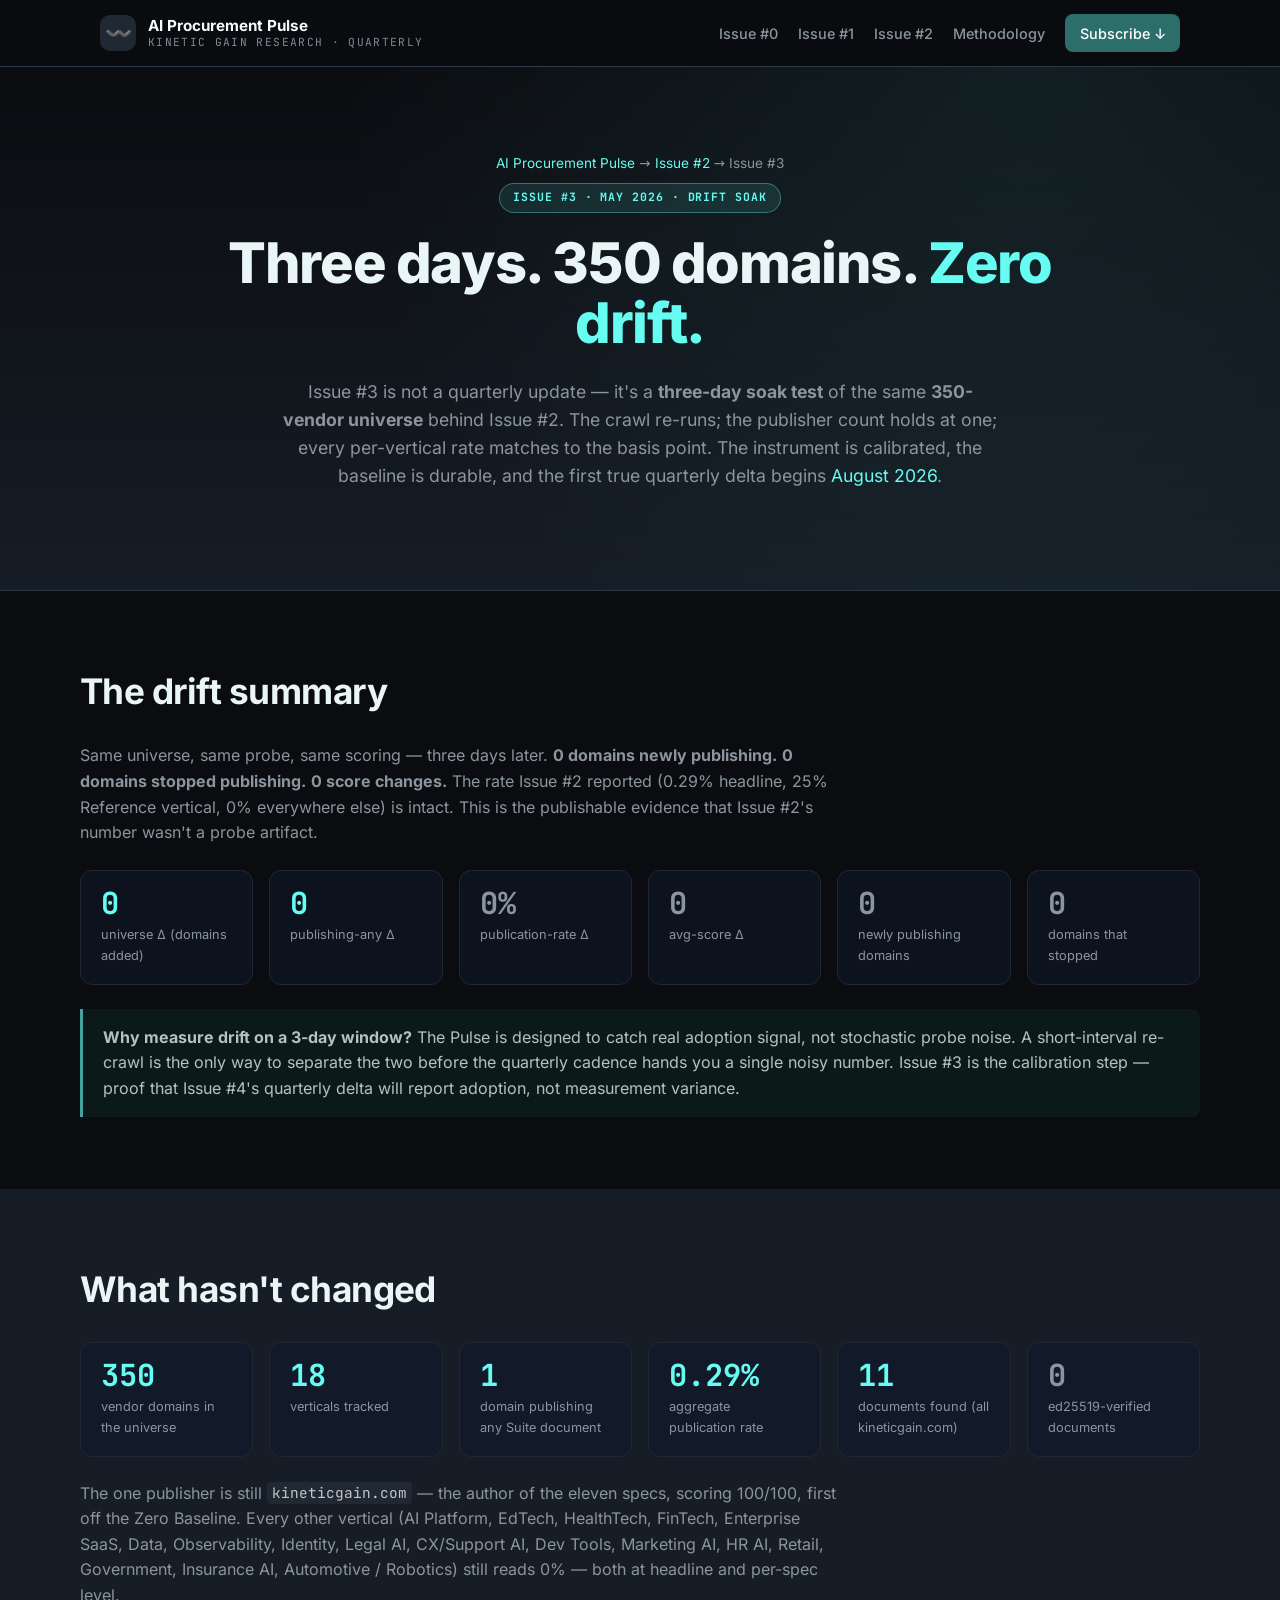
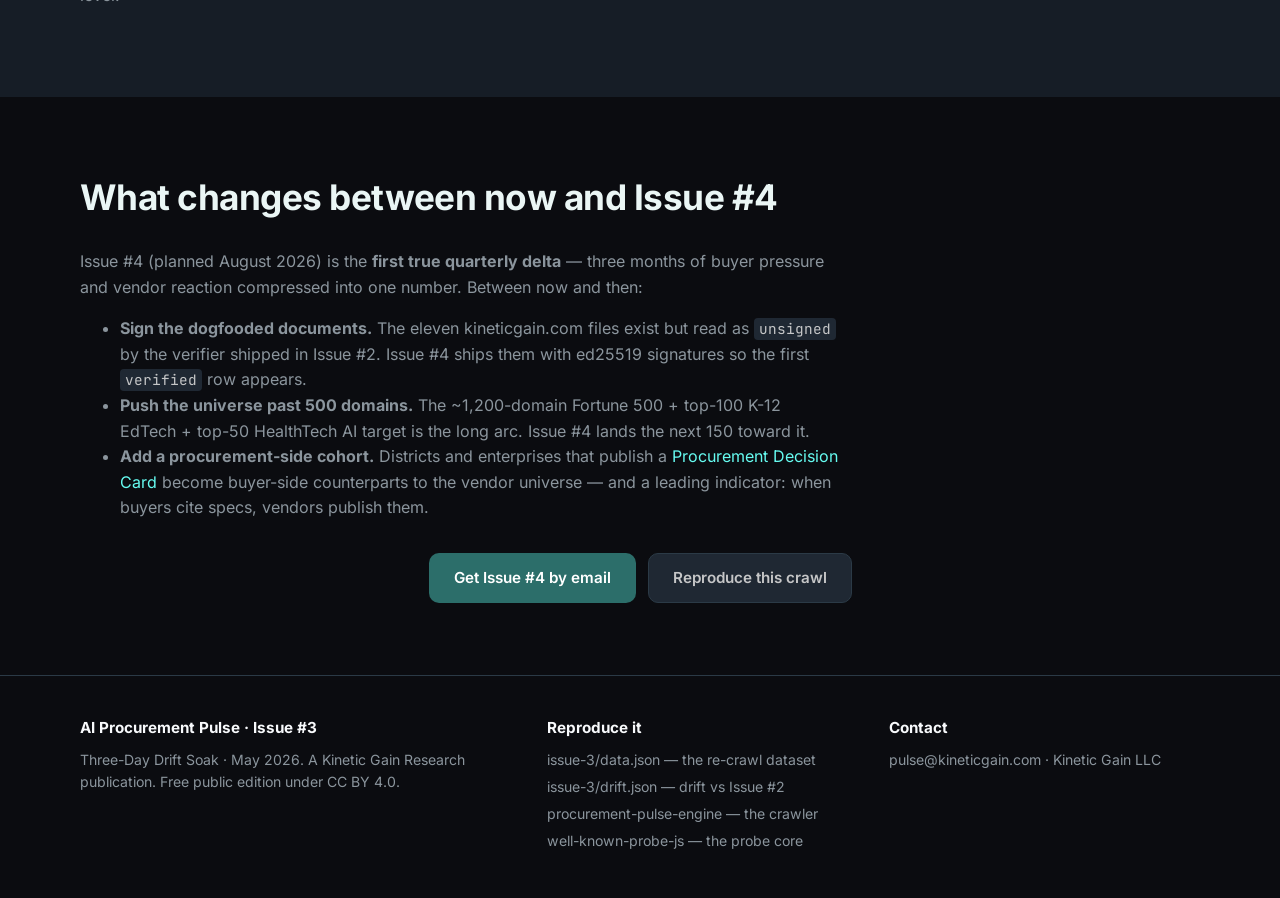
<file: issue-3/index.html>
<!doctype html>
<html lang="en">
<head>
  <meta charset="utf-8" />
  <meta name="viewport" content="width=device-width, initial-scale=1" />
  <title>AI Procurement Pulse · Issue #3 — Three-Day Drift Soak</title>
  <meta name="description" content="Issue #3 of the AI Procurement Pulse. Three days after Issue #2, the same 350-vendor universe is re-crawled. Zero drift. The instrument is stable; the market is stable; the publisher count holds at one. Quarterly delta begins August 2026." />
  <meta name="theme-color" content="#070b16" />

  <meta property="og:type" content="article" />
  <meta property="og:title" content="AI Procurement Pulse · Issue #3 — Three-Day Drift Soak" />
  <meta property="og:description" content="Three days. 350 domains. Zero drift. Calibration verified; the next true quarterly delta begins August 2026." />
  <meta property="og:url" content="https://pulse.kineticgain.com/issue-3/" />

  <link rel="stylesheet" href="/assets/fonts.css" />

  <link rel="stylesheet" href="/style.css?v=0d583f41d494" />
  <style>
    .big-stat {
      text-align: center;
      padding: 2.5rem 1.5rem;
      background: linear-gradient(135deg, var(--slate-900) 0%, var(--pulse-emerald-900) 100%);
      border-radius: 16px;
      margin-top: 2rem;
    }
    .big-stat .num {
      font-family: var(--font-mono);
      font-size: clamp(3.5rem, 12vw, 7rem);
      font-weight: 700;
      color: #fff;
      line-height: 1;
      letter-spacing: -0.03em;
    }
    .big-stat .cap { color: var(--pulse-emerald-300); font-size: 1.05rem; margin-top: 0.75rem; }
    .breadcrumb { font-size: 0.85rem; color: var(--slate-500); margin-bottom: 0.5rem; }
    .breadcrumb a { color: var(--pulse-emerald-700); }
    .callout { border-left: 3px solid var(--pulse-emerald-500); background: #ecfdf5; padding: 1rem 1.25rem; border-radius: 0 8px 8px 0; margin-top: 1.5rem; color: var(--slate-700); }
    .callout.warn { border-left-color: var(--slate-400); background: var(--slate-100); }
    .drift-grid { display: grid; grid-template-columns: repeat(auto-fit, minmax(150px, 1fr)); gap: 1rem; margin-top: 1.5rem; }
    .drift-card { background: #fff; border: 1px solid var(--slate-200); border-radius: 12px; padding: 1.1rem 1.25rem; }
    .drift-card .d-num { font-family: var(--font-mono); font-size: 1.9rem; font-weight: 700; color: var(--pulse-emerald-700); line-height: 1; }
    .drift-card .d-num.dim { color: var(--slate-500); }
    .drift-card .d-lab { color: var(--slate-500); font-size: 0.8rem; margin-top: 0.4rem; }

    /* dark theme overrides */
    .callout { background: rgba(16, 185, 129, 0.08); color: var(--slate-300); }
    .callout.warn { background: rgba(148, 163, 184, 0.08); border-left-color: var(--slate-500); }
    .breadcrumb { color: var(--slate-400); }
    .breadcrumb a { color: var(--pulse-emerald-400); }
    .drift-card { background: rgba(15, 23, 42, 0.6); border-color: var(--slate-800); }
    .drift-card .d-num { color: var(--pulse-emerald-400); }
    .drift-card .d-num.dim { color: var(--slate-400); }
    .drift-card .d-lab { color: var(--slate-400); }
  </style>
</head>
<body>
  <header class="nav">
    <div class="nav-inner">
      <a href="/" class="brand" aria-label="AI Procurement Pulse home">
        <span class="brand-mark" aria-hidden="true">〰️</span>
        <span class="brand-text">
          <strong>AI Procurement Pulse</strong>
          <small>Kinetic Gain Research · Quarterly</small>
        </span>
      </a>
      <nav class="nav-links" aria-label="Primary">
        <a href="/">Issue #0</a>
        <a href="/issue-1/">Issue #1</a>
        <a href="/issue-2/">Issue #2</a>
        <a href="/#methodology">Methodology</a>
        <a class="cta" href="/#subscribe">Subscribe ↓</a>
      </nav>
    </div>
  </header>

  <main>
    <section class="hero">
      <div class="hero-inner">
        <p class="breadcrumb"><a href="/">AI Procurement Pulse</a> → <a href="/issue-2/">Issue #2</a> → Issue #3</p>
        <span class="pill mono">ISSUE #3 · MAY 2026 · DRIFT SOAK</span>
        <h1>Three days. 350 domains. <span class="accent">Zero drift.</span></h1>
        <p class="lede">
          Issue #3 is not a quarterly update — it's a <strong>three-day soak test</strong> of the same
          <strong>350-vendor universe</strong> behind Issue #2. The crawl re-runs; the publisher count holds at one;
          every per-vertical rate matches to the basis point. The instrument is calibrated, the
          baseline is durable, and the first true quarterly delta begins
          <a href="#roadmap">August 2026</a>.
        </p>
      </div>
    </section>

    <section class="block">
      <div class="block-inner">
        <h2>The drift summary</h2>
        <p class="prose">
          Same universe, same probe, same scoring — three days later. <strong>0 domains newly publishing.</strong>
          <strong>0 domains stopped publishing.</strong> <strong>0 score changes.</strong> The rate Issue #2 reported
          (0.29% headline, 25% Reference vertical, 0% everywhere else) is intact. This is the publishable evidence
          that Issue #2's number wasn't a probe artifact.
        </p>
        <div class="drift-grid">
          <div class="drift-card"><div class="d-num">0</div><div class="d-lab">universe Δ (domains added)</div></div>
          <div class="drift-card"><div class="d-num">0</div><div class="d-lab">publishing-any Δ</div></div>
          <div class="drift-card"><div class="d-num dim">0%</div><div class="d-lab">publication-rate Δ</div></div>
          <div class="drift-card"><div class="d-num dim">0</div><div class="d-lab">avg-score Δ</div></div>
          <div class="drift-card"><div class="d-num dim">0</div><div class="d-lab">newly publishing domains</div></div>
          <div class="drift-card"><div class="d-num dim">0</div><div class="d-lab">domains that stopped</div></div>
        </div>
        <div class="callout">
          <strong>Why measure drift on a 3-day window?</strong> The Pulse is designed to catch real adoption signal,
          not stochastic probe noise. A short-interval re-crawl is the only way to separate the two before the quarterly
          cadence hands you a single noisy number. Issue #3 is the calibration step — proof that Issue #4's quarterly
          delta will report adoption, not measurement variance.
        </div>
      </div>
    </section>

    <section class="block block-tinted">
      <div class="block-inner">
        <h2>What hasn't changed</h2>
        <div class="drift-grid">
          <div class="drift-card"><div class="d-num">350</div><div class="d-lab">vendor domains in the universe</div></div>
          <div class="drift-card"><div class="d-num">18</div><div class="d-lab">verticals tracked</div></div>
          <div class="drift-card"><div class="d-num">1</div><div class="d-lab">domain publishing any Suite document</div></div>
          <div class="drift-card"><div class="d-num">0.29%</div><div class="d-lab">aggregate publication rate</div></div>
          <div class="drift-card"><div class="d-num">11</div><div class="d-lab">documents found (all kineticgain.com)</div></div>
          <div class="drift-card"><div class="d-num dim">0</div><div class="d-lab">ed25519-verified documents</div></div>
        </div>
        <p class="prose" style="margin-top:1.5rem;">
          The one publisher is still <code>kineticgain.com</code> — the author of the eleven specs, scoring 100/100,
          first off the Zero Baseline. Every other vertical (AI Platform, EdTech, HealthTech, FinTech, Enterprise SaaS,
          Data, Observability, Identity, Legal AI, CX/Support AI, Dev Tools, Marketing AI, HR AI, Retail, Government,
          Insurance AI, Automotive / Robotics) still reads 0% — both at headline and per-spec level.
        </p>
      </div>
    </section>

    <section class="block">
      <div class="block-inner" id="roadmap">
        <h2>What changes between now and Issue #4</h2>
        <p class="prose">
          Issue #4 (planned August 2026) is the <strong>first true quarterly delta</strong> — three months of buyer
          pressure and vendor reaction compressed into one number. Between now and then:
        </p>
        <ul class="prose">
          <li><strong>Sign the dogfooded documents.</strong> The eleven kineticgain.com files exist but read as
            <code>unsigned</code> by the verifier shipped in Issue #2. Issue #4 ships them with ed25519 signatures
            so the first <code>verified</code> row appears.</li>
          <li><strong>Push the universe past 500 domains.</strong> The ~1,200-domain Fortune 500 + top-100 K-12 EdTech
            + top-50 HealthTech AI target is the long arc. Issue #4 lands the next 150 toward it.</li>
          <li><strong>Add a procurement-side cohort.</strong> Districts and enterprises that publish a
            <a href="https://decisions.kineticgain.com/" target="_blank" rel="noreferrer">Procurement Decision Card</a>
            become buyer-side counterparts to the vendor universe — and a leading indicator: when buyers cite specs,
            vendors publish them.</li>
        </ul>
        <div class="hero-cta" style="margin-top:2rem;">
          <a class="btn btn-primary" href="/#subscribe">Get Issue #4 by email</a>
          <a class="btn btn-secondary" href="https://github.com/mizcausevic-dev/procurement-pulse-engine" target="_blank" rel="noreferrer">Reproduce this crawl</a>
        </div>
      </div>
    </section>
  </main>

  <footer class="foot">
    <div class="foot-inner">
      <div class="foot-col">
        <strong>AI Procurement Pulse · Issue #3</strong>
        <p>Three-Day Drift Soak · May 2026. A Kinetic Gain Research publication. Free public edition under CC BY 4.0.</p>
      </div>
      <div class="foot-col">
        <strong>Reproduce it</strong>
        <ul>
          <li><a href="data.json">issue-3/data.json</a> — the re-crawl dataset</li>
          <li><a href="drift.json">issue-3/drift.json</a> — drift vs Issue #2</li>
          <li><a href="https://github.com/mizcausevic-dev/procurement-pulse-engine">procurement-pulse-engine</a> — the crawler</li>
          <li><a href="https://github.com/mizcausevic-dev/well-known-probe-js">well-known-probe-js</a> — the probe core</li>
        </ul>
      </div>
      <div class="foot-col">
        <strong>Contact</strong>
        <p><a href="mailto:pulse@kineticgain.com">pulse@kineticgain.com</a> · <a href="https://kineticgain.com/">Kinetic Gain LLC</a></p>
      </div>
    </div>
  </footer>
</body>
</html>
</file>
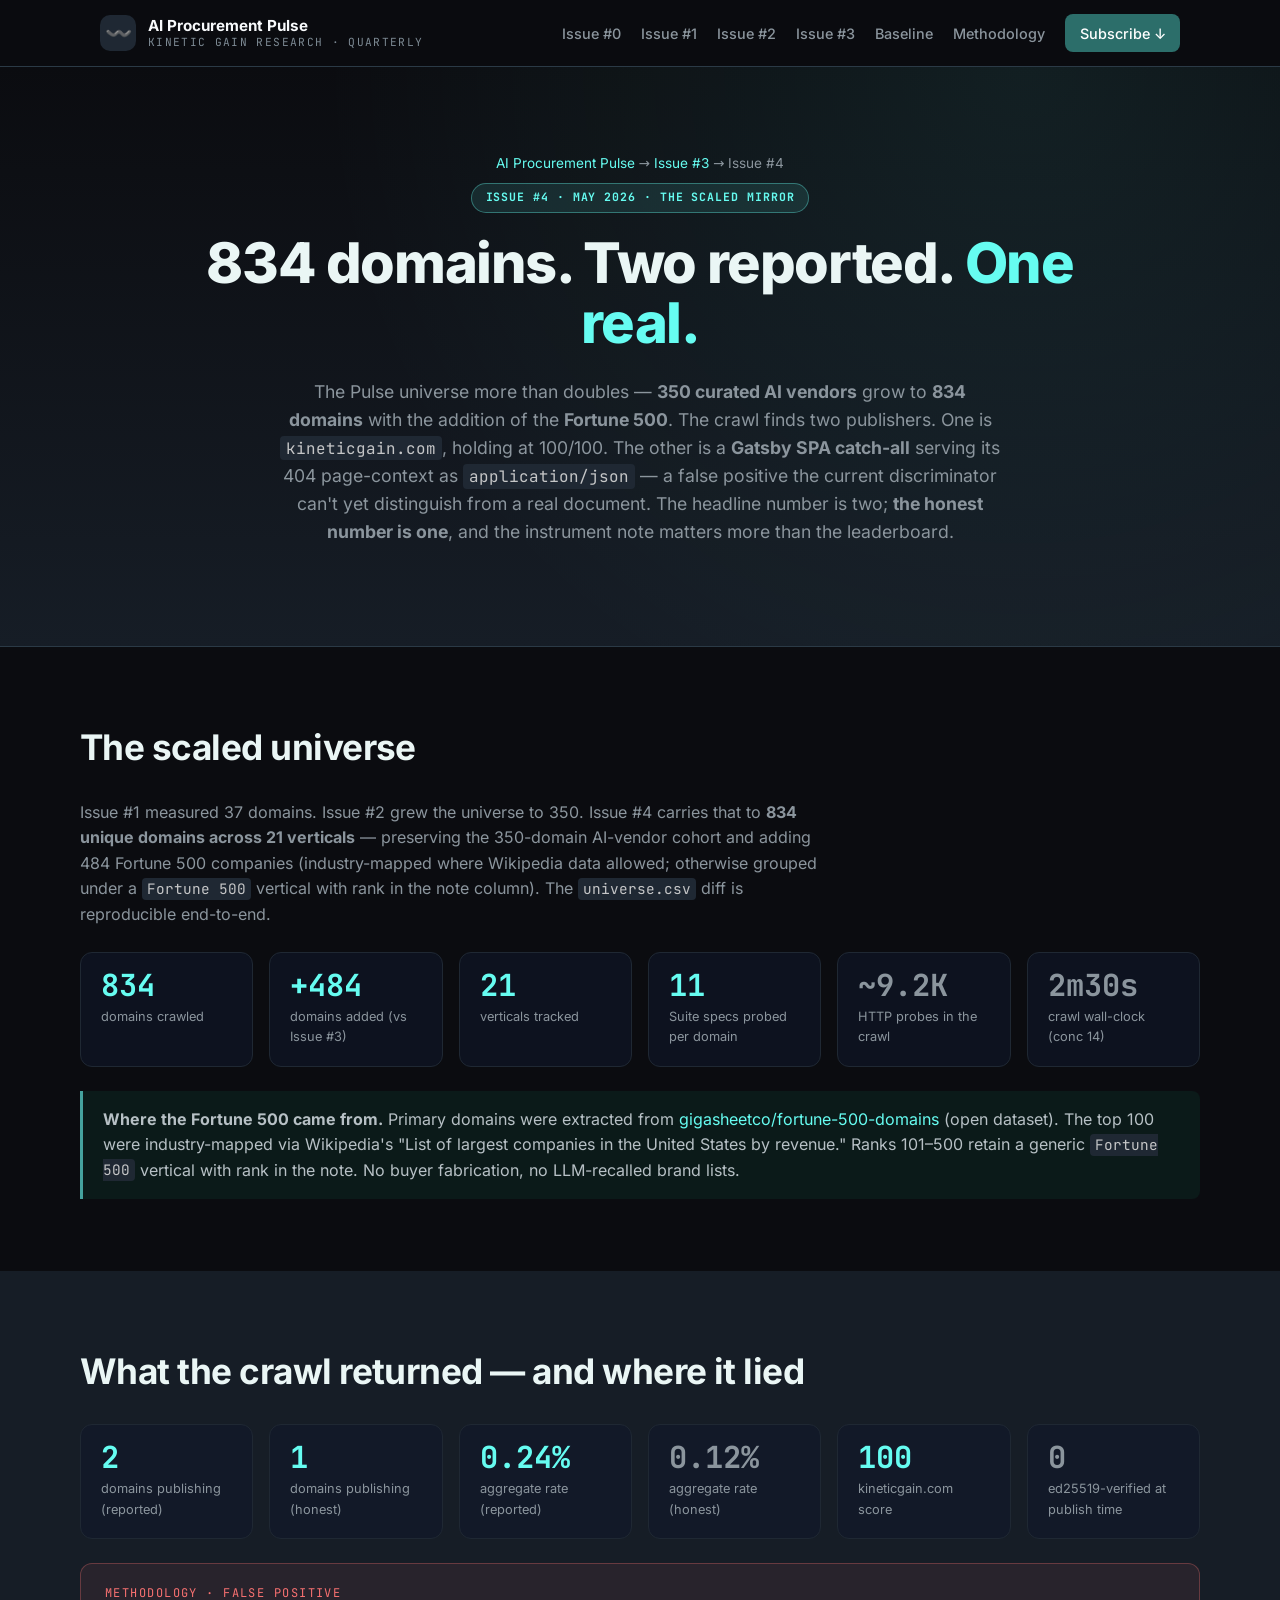
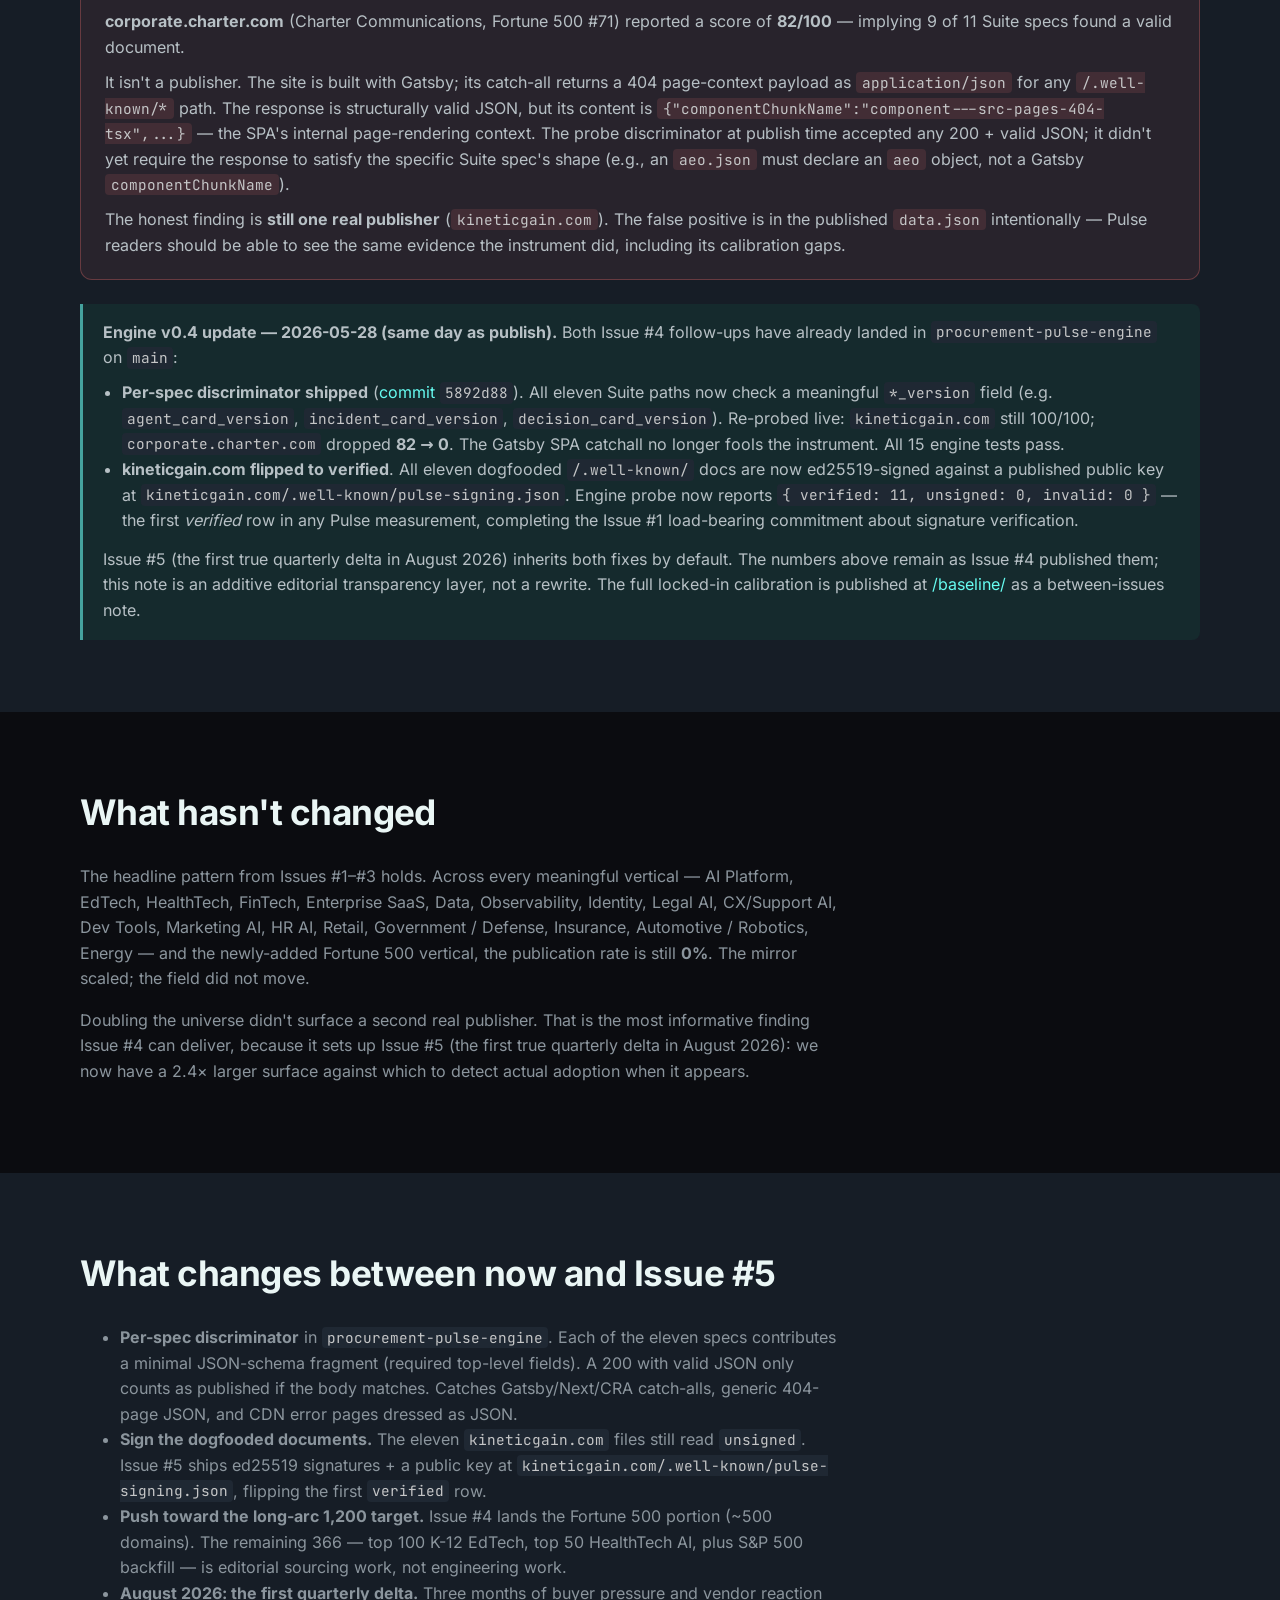
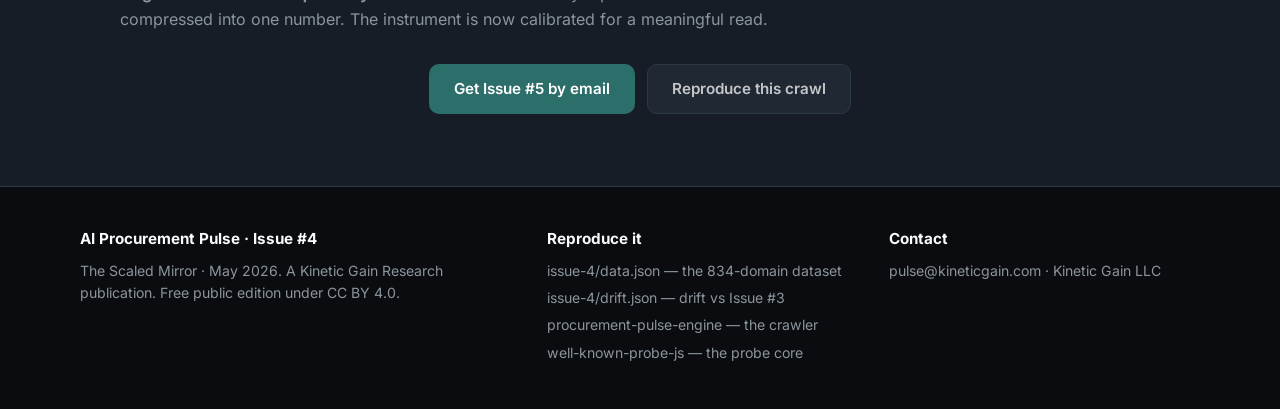
<file: issue-4/index.html>
<!doctype html>
<html lang="en">
<head>
  <meta charset="utf-8" />
  <meta name="viewport" content="width=device-width, initial-scale=1" />
  <title>AI Procurement Pulse · Issue #4 — The Scaled Mirror</title>
  <meta name="description" content="Issue #4 of the AI Procurement Pulse. The universe more than doubles to 834 domains — 350 curated AI vendors plus 484 Fortune 500 companies. The crawler finds two publishers; one is a Gatsby SPA catch-all returning its 404 page-context as JSON. One real publisher remains. The instrument is the story." />
  <meta name="theme-color" content="#070b16" />

  <meta property="og:type" content="article" />
  <meta property="og:title" content="AI Procurement Pulse · Issue #4 — The Scaled Mirror" />
  <meta property="og:description" content="834 domains. 2 reported. 1 real. The mirror scales, and so does the instrument's responsibility to recognize a Gatsby catch-all." />
  <meta property="og:url" content="https://pulse.kineticgain.com/issue-4/" />

  <link rel="stylesheet" href="/assets/fonts.css" />

  <link rel="stylesheet" href="/style.css?v=0d583f41d494" />
  <style>
    .big-stat {
      text-align: center;
      padding: 2.5rem 1.5rem;
      background: linear-gradient(135deg, var(--slate-900) 0%, var(--pulse-emerald-900) 100%);
      border-radius: 16px;
      margin-top: 2rem;
    }
    .big-stat .num {
      font-family: var(--font-mono);
      font-size: clamp(3.5rem, 12vw, 7rem);
      font-weight: 700;
      color: #fff;
      line-height: 1;
      letter-spacing: -0.03em;
    }
    .big-stat .cap { color: var(--pulse-emerald-300); font-size: 1.05rem; margin-top: 0.75rem; }
    .breadcrumb { font-size: 0.85rem; color: var(--slate-500); margin-bottom: 0.5rem; }
    .breadcrumb a { color: var(--pulse-emerald-700); }
    .callout { border-left: 3px solid var(--pulse-emerald-500); background: #ecfdf5; padding: 1rem 1.25rem; border-radius: 0 8px 8px 0; margin-top: 1.5rem; color: var(--slate-700); }
    .callout.warn { border-left-color: var(--slate-400); background: var(--slate-100); }
    .drift-grid { display: grid; grid-template-columns: repeat(auto-fit, minmax(150px, 1fr)); gap: 1rem; margin-top: 1.5rem; }
    .drift-card { background: #fff; border: 1px solid var(--slate-200); border-radius: 12px; padding: 1.1rem 1.25rem; }
    .drift-card .d-num { font-family: var(--font-mono); font-size: 1.9rem; font-weight: 700; color: var(--pulse-emerald-700); line-height: 1; }
    .drift-card .d-num.dim { color: var(--slate-500); }
    .drift-card .d-lab { color: var(--slate-500); font-size: 0.8rem; margin-top: 0.4rem; }
    .fp-block { background: rgba(248, 113, 113, 0.08); border: 1px solid rgba(248, 113, 113, 0.3); border-radius: 12px; padding: 1.25rem 1.5rem; margin-top: 1.5rem; }
    .fp-block code { background: rgba(248, 113, 113, 0.12); padding: 1px 6px; border-radius: 4px; }
    .fp-block .lbl { font-family: var(--font-mono); font-size: 0.75rem; letter-spacing: 0.12em; text-transform: uppercase; color: #f87171; margin-bottom: 0.4rem; }

    /* dark theme overrides */
    .callout { background: rgba(16, 185, 129, 0.08); color: var(--slate-300); }
    .callout.warn { background: rgba(148, 163, 184, 0.08); border-left-color: var(--slate-500); }
    .breadcrumb { color: var(--slate-400); }
    .breadcrumb a { color: var(--pulse-emerald-400); }
    .drift-card { background: rgba(15, 23, 42, 0.6); border-color: var(--slate-800); }
    .drift-card .d-num { color: var(--pulse-emerald-400); }
    .drift-card .d-num.dim { color: var(--slate-400); }
    .drift-card .d-lab { color: var(--slate-400); }
    .fp-block { color: var(--slate-300); }
  </style>
</head>
<body>
  <header class="nav">
    <div class="nav-inner">
      <a href="/" class="brand" aria-label="AI Procurement Pulse home">
        <span class="brand-mark" aria-hidden="true">〰️</span>
        <span class="brand-text">
          <strong>AI Procurement Pulse</strong>
          <small>Kinetic Gain Research · Quarterly</small>
        </span>
      </a>
      <nav class="nav-links" aria-label="Primary">
        <a href="/">Issue #0</a>
        <a href="/issue-1/">Issue #1</a>
        <a href="/issue-2/">Issue #2</a>
        <a href="/issue-3/">Issue #3</a>
        <a href="/baseline/">Baseline</a>
        <a href="/#methodology">Methodology</a>
        <a class="cta" href="/#subscribe">Subscribe ↓</a>
      </nav>
    </div>
  </header>

  <main>
    <section class="hero">
      <div class="hero-inner">
        <p class="breadcrumb"><a href="/">AI Procurement Pulse</a> → <a href="/issue-3/">Issue #3</a> → Issue #4</p>
        <span class="pill mono">ISSUE #4 · MAY 2026 · THE SCALED MIRROR</span>
        <h1>834 domains. Two reported. <span class="accent">One real.</span></h1>
        <p class="lede">
          The Pulse universe more than doubles — <strong>350 curated AI vendors</strong> grow to
          <strong>834 domains</strong> with the addition of the <strong>Fortune 500</strong>. The crawl finds
          two publishers. One is <code>kineticgain.com</code>, holding at 100/100. The other is a
          <strong>Gatsby SPA catch-all</strong> serving its 404 page-context as <code>application/json</code> — a
          false positive the current discriminator can't yet distinguish from a real document. The headline
          number is two; <strong>the honest number is one</strong>, and the instrument note matters more than
          the leaderboard.
        </p>
      </div>
    </section>

    <section class="block">
      <div class="block-inner">
        <h2>The scaled universe</h2>
        <p class="prose">
          Issue #1 measured 37 domains. Issue #2 grew the universe to 350. Issue #4 carries that to
          <strong>834 unique domains across 21 verticals</strong> — preserving the 350-domain AI-vendor cohort
          and adding 484 Fortune 500 companies (industry-mapped where Wikipedia data allowed; otherwise
          grouped under a <code>Fortune 500</code> vertical with rank in the note column). The
          <code>universe.csv</code> diff is reproducible end-to-end.
        </p>
        <div class="drift-grid">
          <div class="drift-card"><div class="d-num">834</div><div class="d-lab">domains crawled</div></div>
          <div class="drift-card"><div class="d-num">+484</div><div class="d-lab">domains added (vs Issue #3)</div></div>
          <div class="drift-card"><div class="d-num">21</div><div class="d-lab">verticals tracked</div></div>
          <div class="drift-card"><div class="d-num">11</div><div class="d-lab">Suite specs probed per domain</div></div>
          <div class="drift-card"><div class="d-num dim">~9.2K</div><div class="d-lab">HTTP probes in the crawl</div></div>
          <div class="drift-card"><div class="d-num dim">2m30s</div><div class="d-lab">crawl wall-clock (conc 14)</div></div>
        </div>
        <div class="callout">
          <strong>Where the Fortune 500 came from.</strong> Primary domains were extracted from
          <a href="https://github.com/gigasheetco/fortune-500-domains" target="_blank" rel="noreferrer">gigasheetco/fortune-500-domains</a>
          (open dataset). The top 100 were industry-mapped via Wikipedia's "List of largest companies in the
          United States by revenue." Ranks 101–500 retain a generic <code>Fortune 500</code> vertical with
          rank in the note. No buyer fabrication, no LLM-recalled brand lists.
        </div>
      </div>
    </section>

    <section class="block block-tinted">
      <div class="block-inner">
        <h2>What the crawl returned — and where it lied</h2>
        <div class="drift-grid">
          <div class="drift-card"><div class="d-num">2</div><div class="d-lab">domains publishing (reported)</div></div>
          <div class="drift-card"><div class="d-num">1</div><div class="d-lab">domains publishing (honest)</div></div>
          <div class="drift-card"><div class="d-num">0.24%</div><div class="d-lab">aggregate rate (reported)</div></div>
          <div class="drift-card"><div class="d-num dim">0.12%</div><div class="d-lab">aggregate rate (honest)</div></div>
          <div class="drift-card"><div class="d-num">100</div><div class="d-lab">kineticgain.com score</div></div>
          <div class="drift-card"><div class="d-num dim">0</div><div class="d-lab">ed25519-verified at publish time</div></div>
        </div>

        <div class="fp-block">
          <div class="lbl">Methodology · false positive</div>
          <p style="margin:0 0 0.6rem;"><strong>corporate.charter.com</strong> (Charter Communications, Fortune 500 #71)
          reported a score of <strong>82/100</strong> — implying 9 of 11 Suite specs found a valid document.</p>
          <p style="margin:0 0 0.6rem;">It isn't a publisher. The site is built with Gatsby; its catch-all returns
          a 404 page-context payload as <code>application/json</code> for any <code>/.well-known/*</code> path. The
          response is structurally valid JSON, but its content is
          <code>{"componentChunkName":"component---src-pages-404-tsx",...}</code> — the SPA's internal page-rendering
          context. The probe discriminator at publish time accepted any 200 + valid JSON; it didn't yet require the
          response to satisfy the specific Suite spec's shape (e.g., an <code>aeo.json</code> must declare an
          <code>aeo</code> object, not a Gatsby <code>componentChunkName</code>).</p>
          <p style="margin:0;">The honest finding is <strong>still one real publisher</strong> (<code>kineticgain.com</code>).
          The false positive is in the published <code>data.json</code> intentionally — Pulse readers should be
          able to see the same evidence the instrument did, including its calibration gaps.</p>
        </div>

        <div class="callout" style="border-left-color: var(--pulse-emerald-500);">
          <strong>Engine v0.4 update — 2026-05-28 (same day as publish).</strong> Both Issue #4 follow-ups have already landed in <code>procurement-pulse-engine</code> on <code>main</code>:
          <ul style="margin:0.6rem 0 0; padding-left: 1.2rem;">
            <li><strong>Per-spec discriminator shipped</strong> (<a href="https://github.com/mizcausevic-dev/procurement-pulse-engine/commit/5892d88" target="_blank" rel="noreferrer">commit <code>5892d88</code></a>). All eleven Suite paths now check a meaningful <code>*_version</code> field (e.g. <code>agent_card_version</code>, <code>incident_card_version</code>, <code>decision_card_version</code>). Re-probed live: <code>kineticgain.com</code> still 100/100; <code>corporate.charter.com</code> dropped <strong>82 → 0</strong>. The Gatsby SPA catchall no longer fools the instrument. All 15 engine tests pass.</li>
            <li><strong>kineticgain.com flipped to verified</strong>. All eleven dogfooded <code>/.well-known/</code> docs are now ed25519-signed against a published public key at <a href="https://kineticgain.com/.well-known/pulse-signing.json" target="_blank" rel="noreferrer"><code>kineticgain.com/.well-known/pulse-signing.json</code></a>. Engine probe now reports <code>{ verified: 11, unsigned: 0, invalid: 0 }</code> — the first <em>verified</em> row in any Pulse measurement, completing the Issue #1 load-bearing commitment about signature verification.</li>
          </ul>
          <p style="margin:0.8rem 0 0;">Issue #5 (the first true quarterly delta in August 2026) inherits both fixes by default. The numbers above remain as Issue #4 published them; this note is an additive editorial transparency layer, not a rewrite. The full locked-in calibration is published at <a href="/baseline/">/baseline/</a> as a between-issues note.</p>
        </div>
      </div>
    </section>

    <section class="block">
      <div class="block-inner">
        <h2>What hasn't changed</h2>
        <p class="prose">
          The headline pattern from Issues #1–#3 holds. Across every meaningful vertical — AI Platform, EdTech,
          HealthTech, FinTech, Enterprise SaaS, Data, Observability, Identity, Legal AI, CX/Support AI, Dev Tools,
          Marketing AI, HR AI, Retail, Government / Defense, Insurance, Automotive / Robotics, Energy — and the
          newly-added Fortune 500 vertical, the publication rate is still <strong>0%</strong>. The mirror scaled;
          the field did not move.
        </p>
        <p class="prose">
          Doubling the universe didn't surface a second real publisher. That is the most informative finding
          Issue #4 can deliver, because it sets up Issue #5 (the first true quarterly delta in August 2026): we
          now have a 2.4× larger surface against which to detect actual adoption when it appears.
        </p>
      </div>
    </section>

    <section class="block block-tinted">
      <div class="block-inner" id="roadmap">
        <h2>What changes between now and Issue #5</h2>
        <ul class="prose">
          <li><strong>Per-spec discriminator</strong> in <code>procurement-pulse-engine</code>. Each of the eleven
            specs contributes a minimal JSON-schema fragment (required top-level fields). A 200 with valid JSON only
            counts as published if the body matches. Catches Gatsby/Next/CRA catch-alls, generic 404-page JSON, and
            CDN error pages dressed as JSON.</li>
          <li><strong>Sign the dogfooded documents.</strong> The eleven <code>kineticgain.com</code> files still read
            <code>unsigned</code>. Issue #5 ships ed25519 signatures + a public key at
            <code>kineticgain.com/.well-known/pulse-signing.json</code>, flipping the first
            <code>verified</code> row.</li>
          <li><strong>Push toward the long-arc 1,200 target.</strong> Issue #4 lands the Fortune 500 portion
            (~500 domains). The remaining 366 — top 100 K-12 EdTech, top 50 HealthTech AI, plus
            S&amp;P 500 backfill — is editorial sourcing work, not engineering work.</li>
          <li><strong>August 2026: the first quarterly delta.</strong> Three months of buyer pressure and vendor
            reaction compressed into one number. The instrument is now calibrated for a meaningful read.</li>
        </ul>
        <div class="hero-cta" style="margin-top:2rem;">
          <a class="btn btn-primary" href="/#subscribe">Get Issue #5 by email</a>
          <a class="btn btn-secondary" href="https://github.com/mizcausevic-dev/procurement-pulse-engine" target="_blank" rel="noreferrer">Reproduce this crawl</a>
        </div>
      </div>
    </section>
  </main>

  <footer class="foot">
    <div class="foot-inner">
      <div class="foot-col">
        <strong>AI Procurement Pulse · Issue #4</strong>
        <p>The Scaled Mirror · May 2026. A Kinetic Gain Research publication. Free public edition under CC BY 4.0.</p>
      </div>
      <div class="foot-col">
        <strong>Reproduce it</strong>
        <ul>
          <li><a href="data.json">issue-4/data.json</a> — the 834-domain dataset</li>
          <li><a href="drift.json">issue-4/drift.json</a> — drift vs Issue #3</li>
          <li><a href="https://github.com/mizcausevic-dev/procurement-pulse-engine">procurement-pulse-engine</a> — the crawler</li>
          <li><a href="https://github.com/mizcausevic-dev/well-known-probe-js">well-known-probe-js</a> — the probe core</li>
        </ul>
      </div>
      <div class="foot-col">
        <strong>Contact</strong>
        <p><a href="mailto:pulse@kineticgain.com">pulse@kineticgain.com</a> · <a href="https://kineticgain.com/">Kinetic Gain LLC</a></p>
      </div>
    </div>
  </footer>
</body>
</html>
</file>
<file: assets/fonts.css>
/* cyrillic-ext */
@font-face {
  font-family: 'Inter';
  font-style: normal;
  font-weight: 400;
  font-display: swap;
  src: url(/assets/fonts/UcC73FwrK3iLTeHuS_nVMrMxCp50SjIa2JL7SUc.woff2) format('woff2');
  unicode-range: U+0460-052F, U+1C80-1C8A, U+20B4, U+2DE0-2DFF, U+A640-A69F, U+FE2E-FE2F;
}
/* cyrillic */
@font-face {
  font-family: 'Inter';
  font-style: normal;
  font-weight: 400;
  font-display: swap;
  src: url(/assets/fonts/UcC73FwrK3iLTeHuS_nVMrMxCp50SjIa0ZL7SUc.woff2) format('woff2');
  unicode-range: U+0301, U+0400-045F, U+0490-0491, U+04B0-04B1, U+2116;
}
/* greek-ext */
@font-face {
  font-family: 'Inter';
  font-style: normal;
  font-weight: 400;
  font-display: swap;
  src: url(/assets/fonts/UcC73FwrK3iLTeHuS_nVMrMxCp50SjIa2ZL7SUc.woff2) format('woff2');
  unicode-range: U+1F00-1FFF;
}
/* greek */
@font-face {
  font-family: 'Inter';
  font-style: normal;
  font-weight: 400;
  font-display: swap;
  src: url(/assets/fonts/UcC73FwrK3iLTeHuS_nVMrMxCp50SjIa1pL7SUc.woff2) format('woff2');
  unicode-range: U+0370-0377, U+037A-037F, U+0384-038A, U+038C, U+038E-03A1, U+03A3-03FF;
}
/* vietnamese */
@font-face {
  font-family: 'Inter';
  font-style: normal;
  font-weight: 400;
  font-display: swap;
  src: url(/assets/fonts/UcC73FwrK3iLTeHuS_nVMrMxCp50SjIa2pL7SUc.woff2) format('woff2');
  unicode-range: U+0102-0103, U+0110-0111, U+0128-0129, U+0168-0169, U+01A0-01A1, U+01AF-01B0, U+0300-0301, U+0303-0304, U+0308-0309, U+0323, U+0329, U+1EA0-1EF9, U+20AB;
}
/* latin-ext */
@font-face {
  font-family: 'Inter';
  font-style: normal;
  font-weight: 400;
  font-display: swap;
  src: url(/assets/fonts/UcC73FwrK3iLTeHuS_nVMrMxCp50SjIa25L7SUc.woff2) format('woff2');
  unicode-range: U+0100-02BA, U+02BD-02C5, U+02C7-02CC, U+02CE-02D7, U+02DD-02FF, U+0304, U+0308, U+0329, U+1D00-1DBF, U+1E00-1E9F, U+1EF2-1EFF, U+2020, U+20A0-20AB, U+20AD-20C0, U+2113, U+2C60-2C7F, U+A720-A7FF;
}
/* latin */
@font-face {
  font-family: 'Inter';
  font-style: normal;
  font-weight: 400;
  font-display: swap;
  src: url(/assets/fonts/UcC73FwrK3iLTeHuS_nVMrMxCp50SjIa1ZL7.woff2) format('woff2');
  unicode-range: U+0000-00FF, U+0131, U+0152-0153, U+02BB-02BC, U+02C6, U+02DA, U+02DC, U+0304, U+0308, U+0329, U+2000-206F, U+20AC, U+2122, U+2191, U+2193, U+2212, U+2215, U+FEFF, U+FFFD;
}
/* cyrillic-ext */
@font-face {
  font-family: 'Inter';
  font-style: normal;
  font-weight: 500;
  font-display: swap;
  src: url(/assets/fonts/UcC73FwrK3iLTeHuS_nVMrMxCp50SjIa2JL7SUc.woff2) format('woff2');
  unicode-range: U+0460-052F, U+1C80-1C8A, U+20B4, U+2DE0-2DFF, U+A640-A69F, U+FE2E-FE2F;
}
/* cyrillic */
@font-face {
  font-family: 'Inter';
  font-style: normal;
  font-weight: 500;
  font-display: swap;
  src: url(/assets/fonts/UcC73FwrK3iLTeHuS_nVMrMxCp50SjIa0ZL7SUc.woff2) format('woff2');
  unicode-range: U+0301, U+0400-045F, U+0490-0491, U+04B0-04B1, U+2116;
}
/* greek-ext */
@font-face {
  font-family: 'Inter';
  font-style: normal;
  font-weight: 500;
  font-display: swap;
  src: url(/assets/fonts/UcC73FwrK3iLTeHuS_nVMrMxCp50SjIa2ZL7SUc.woff2) format('woff2');
  unicode-range: U+1F00-1FFF;
}
/* greek */
@font-face {
  font-family: 'Inter';
  font-style: normal;
  font-weight: 500;
  font-display: swap;
  src: url(/assets/fonts/UcC73FwrK3iLTeHuS_nVMrMxCp50SjIa1pL7SUc.woff2) format('woff2');
  unicode-range: U+0370-0377, U+037A-037F, U+0384-038A, U+038C, U+038E-03A1, U+03A3-03FF;
}
/* vietnamese */
@font-face {
  font-family: 'Inter';
  font-style: normal;
  font-weight: 500;
  font-display: swap;
  src: url(/assets/fonts/UcC73FwrK3iLTeHuS_nVMrMxCp50SjIa2pL7SUc.woff2) format('woff2');
  unicode-range: U+0102-0103, U+0110-0111, U+0128-0129, U+0168-0169, U+01A0-01A1, U+01AF-01B0, U+0300-0301, U+0303-0304, U+0308-0309, U+0323, U+0329, U+1EA0-1EF9, U+20AB;
}
/* latin-ext */
@font-face {
  font-family: 'Inter';
  font-style: normal;
  font-weight: 500;
  font-display: swap;
  src: url(/assets/fonts/UcC73FwrK3iLTeHuS_nVMrMxCp50SjIa25L7SUc.woff2) format('woff2');
  unicode-range: U+0100-02BA, U+02BD-02C5, U+02C7-02CC, U+02CE-02D7, U+02DD-02FF, U+0304, U+0308, U+0329, U+1D00-1DBF, U+1E00-1E9F, U+1EF2-1EFF, U+2020, U+20A0-20AB, U+20AD-20C0, U+2113, U+2C60-2C7F, U+A720-A7FF;
}
/* latin */
@font-face {
  font-family: 'Inter';
  font-style: normal;
  font-weight: 500;
  font-display: swap;
  src: url(/assets/fonts/UcC73FwrK3iLTeHuS_nVMrMxCp50SjIa1ZL7.woff2) format('woff2');
  unicode-range: U+0000-00FF, U+0131, U+0152-0153, U+02BB-02BC, U+02C6, U+02DA, U+02DC, U+0304, U+0308, U+0329, U+2000-206F, U+20AC, U+2122, U+2191, U+2193, U+2212, U+2215, U+FEFF, U+FFFD;
}
/* cyrillic-ext */
@font-face {
  font-family: 'Inter';
  font-style: normal;
  font-weight: 600;
  font-display: swap;
  src: url(/assets/fonts/UcC73FwrK3iLTeHuS_nVMrMxCp50SjIa2JL7SUc.woff2) format('woff2');
  unicode-range: U+0460-052F, U+1C80-1C8A, U+20B4, U+2DE0-2DFF, U+A640-A69F, U+FE2E-FE2F;
}
/* cyrillic */
@font-face {
  font-family: 'Inter';
  font-style: normal;
  font-weight: 600;
  font-display: swap;
  src: url(/assets/fonts/UcC73FwrK3iLTeHuS_nVMrMxCp50SjIa0ZL7SUc.woff2) format('woff2');
  unicode-range: U+0301, U+0400-045F, U+0490-0491, U+04B0-04B1, U+2116;
}
/* greek-ext */
@font-face {
  font-family: 'Inter';
  font-style: normal;
  font-weight: 600;
  font-display: swap;
  src: url(/assets/fonts/UcC73FwrK3iLTeHuS_nVMrMxCp50SjIa2ZL7SUc.woff2) format('woff2');
  unicode-range: U+1F00-1FFF;
}
/* greek */
@font-face {
  font-family: 'Inter';
  font-style: normal;
  font-weight: 600;
  font-display: swap;
  src: url(/assets/fonts/UcC73FwrK3iLTeHuS_nVMrMxCp50SjIa1pL7SUc.woff2) format('woff2');
  unicode-range: U+0370-0377, U+037A-037F, U+0384-038A, U+038C, U+038E-03A1, U+03A3-03FF;
}
/* vietnamese */
@font-face {
  font-family: 'Inter';
  font-style: normal;
  font-weight: 600;
  font-display: swap;
  src: url(/assets/fonts/UcC73FwrK3iLTeHuS_nVMrMxCp50SjIa2pL7SUc.woff2) format('woff2');
  unicode-range: U+0102-0103, U+0110-0111, U+0128-0129, U+0168-0169, U+01A0-01A1, U+01AF-01B0, U+0300-0301, U+0303-0304, U+0308-0309, U+0323, U+0329, U+1EA0-1EF9, U+20AB;
}
/* latin-ext */
@font-face {
  font-family: 'Inter';
  font-style: normal;
  font-weight: 600;
  font-display: swap;
  src: url(/assets/fonts/UcC73FwrK3iLTeHuS_nVMrMxCp50SjIa25L7SUc.woff2) format('woff2');
  unicode-range: U+0100-02BA, U+02BD-02C5, U+02C7-02CC, U+02CE-02D7, U+02DD-02FF, U+0304, U+0308, U+0329, U+1D00-1DBF, U+1E00-1E9F, U+1EF2-1EFF, U+2020, U+20A0-20AB, U+20AD-20C0, U+2113, U+2C60-2C7F, U+A720-A7FF;
}
/* latin */
@font-face {
  font-family: 'Inter';
  font-style: normal;
  font-weight: 600;
  font-display: swap;
  src: url(/assets/fonts/UcC73FwrK3iLTeHuS_nVMrMxCp50SjIa1ZL7.woff2) format('woff2');
  unicode-range: U+0000-00FF, U+0131, U+0152-0153, U+02BB-02BC, U+02C6, U+02DA, U+02DC, U+0304, U+0308, U+0329, U+2000-206F, U+20AC, U+2122, U+2191, U+2193, U+2212, U+2215, U+FEFF, U+FFFD;
}
/* cyrillic-ext */
@font-face {
  font-family: 'Inter';
  font-style: normal;
  font-weight: 700;
  font-display: swap;
  src: url(/assets/fonts/UcC73FwrK3iLTeHuS_nVMrMxCp50SjIa2JL7SUc.woff2) format('woff2');
  unicode-range: U+0460-052F, U+1C80-1C8A, U+20B4, U+2DE0-2DFF, U+A640-A69F, U+FE2E-FE2F;
}
/* cyrillic */
@font-face {
  font-family: 'Inter';
  font-style: normal;
  font-weight: 700;
  font-display: swap;
  src: url(/assets/fonts/UcC73FwrK3iLTeHuS_nVMrMxCp50SjIa0ZL7SUc.woff2) format('woff2');
  unicode-range: U+0301, U+0400-045F, U+0490-0491, U+04B0-04B1, U+2116;
}
/* greek-ext */
@font-face {
  font-family: 'Inter';
  font-style: normal;
  font-weight: 700;
  font-display: swap;
  src: url(/assets/fonts/UcC73FwrK3iLTeHuS_nVMrMxCp50SjIa2ZL7SUc.woff2) format('woff2');
  unicode-range: U+1F00-1FFF;
}
/* greek */
@font-face {
  font-family: 'Inter';
  font-style: normal;
  font-weight: 700;
  font-display: swap;
  src: url(/assets/fonts/UcC73FwrK3iLTeHuS_nVMrMxCp50SjIa1pL7SUc.woff2) format('woff2');
  unicode-range: U+0370-0377, U+037A-037F, U+0384-038A, U+038C, U+038E-03A1, U+03A3-03FF;
}
/* vietnamese */
@font-face {
  font-family: 'Inter';
  font-style: normal;
  font-weight: 700;
  font-display: swap;
  src: url(/assets/fonts/UcC73FwrK3iLTeHuS_nVMrMxCp50SjIa2pL7SUc.woff2) format('woff2');
  unicode-range: U+0102-0103, U+0110-0111, U+0128-0129, U+0168-0169, U+01A0-01A1, U+01AF-01B0, U+0300-0301, U+0303-0304, U+0308-0309, U+0323, U+0329, U+1EA0-1EF9, U+20AB;
}
/* latin-ext */
@font-face {
  font-family: 'Inter';
  font-style: normal;
  font-weight: 700;
  font-display: swap;
  src: url(/assets/fonts/UcC73FwrK3iLTeHuS_nVMrMxCp50SjIa25L7SUc.woff2) format('woff2');
  unicode-range: U+0100-02BA, U+02BD-02C5, U+02C7-02CC, U+02CE-02D7, U+02DD-02FF, U+0304, U+0308, U+0329, U+1D00-1DBF, U+1E00-1E9F, U+1EF2-1EFF, U+2020, U+20A0-20AB, U+20AD-20C0, U+2113, U+2C60-2C7F, U+A720-A7FF;
}
/* latin */
@font-face {
  font-family: 'Inter';
  font-style: normal;
  font-weight: 700;
  font-display: swap;
  src: url(/assets/fonts/UcC73FwrK3iLTeHuS_nVMrMxCp50SjIa1ZL7.woff2) format('woff2');
  unicode-range: U+0000-00FF, U+0131, U+0152-0153, U+02BB-02BC, U+02C6, U+02DA, U+02DC, U+0304, U+0308, U+0329, U+2000-206F, U+20AC, U+2122, U+2191, U+2193, U+2212, U+2215, U+FEFF, U+FFFD;
}
/* cyrillic-ext */
@font-face {
  font-family: 'Inter';
  font-style: normal;
  font-weight: 800;
  font-display: swap;
  src: url(/assets/fonts/UcC73FwrK3iLTeHuS_nVMrMxCp50SjIa2JL7SUc.woff2) format('woff2');
  unicode-range: U+0460-052F, U+1C80-1C8A, U+20B4, U+2DE0-2DFF, U+A640-A69F, U+FE2E-FE2F;
}
/* cyrillic */
@font-face {
  font-family: 'Inter';
  font-style: normal;
  font-weight: 800;
  font-display: swap;
  src: url(/assets/fonts/UcC73FwrK3iLTeHuS_nVMrMxCp50SjIa0ZL7SUc.woff2) format('woff2');
  unicode-range: U+0301, U+0400-045F, U+0490-0491, U+04B0-04B1, U+2116;
}
/* greek-ext */
@font-face {
  font-family: 'Inter';
  font-style: normal;
  font-weight: 800;
  font-display: swap;
  src: url(/assets/fonts/UcC73FwrK3iLTeHuS_nVMrMxCp50SjIa2ZL7SUc.woff2) format('woff2');
  unicode-range: U+1F00-1FFF;
}
/* greek */
@font-face {
  font-family: 'Inter';
  font-style: normal;
  font-weight: 800;
  font-display: swap;
  src: url(/assets/fonts/UcC73FwrK3iLTeHuS_nVMrMxCp50SjIa1pL7SUc.woff2) format('woff2');
  unicode-range: U+0370-0377, U+037A-037F, U+0384-038A, U+038C, U+038E-03A1, U+03A3-03FF;
}
/* vietnamese */
@font-face {
  font-family: 'Inter';
  font-style: normal;
  font-weight: 800;
  font-display: swap;
  src: url(/assets/fonts/UcC73FwrK3iLTeHuS_nVMrMxCp50SjIa2pL7SUc.woff2) format('woff2');
  unicode-range: U+0102-0103, U+0110-0111, U+0128-0129, U+0168-0169, U+01A0-01A1, U+01AF-01B0, U+0300-0301, U+0303-0304, U+0308-0309, U+0323, U+0329, U+1EA0-1EF9, U+20AB;
}
/* latin-ext */
@font-face {
  font-family: 'Inter';
  font-style: normal;
  font-weight: 800;
  font-display: swap;
  src: url(/assets/fonts/UcC73FwrK3iLTeHuS_nVMrMxCp50SjIa25L7SUc.woff2) format('woff2');
  unicode-range: U+0100-02BA, U+02BD-02C5, U+02C7-02CC, U+02CE-02D7, U+02DD-02FF, U+0304, U+0308, U+0329, U+1D00-1DBF, U+1E00-1E9F, U+1EF2-1EFF, U+2020, U+20A0-20AB, U+20AD-20C0, U+2113, U+2C60-2C7F, U+A720-A7FF;
}
/* latin */
@font-face {
  font-family: 'Inter';
  font-style: normal;
  font-weight: 800;
  font-display: swap;
  src: url(/assets/fonts/UcC73FwrK3iLTeHuS_nVMrMxCp50SjIa1ZL7.woff2) format('woff2');
  unicode-range: U+0000-00FF, U+0131, U+0152-0153, U+02BB-02BC, U+02C6, U+02DA, U+02DC, U+0304, U+0308, U+0329, U+2000-206F, U+20AC, U+2122, U+2191, U+2193, U+2212, U+2215, U+FEFF, U+FFFD;
}
/* cyrillic-ext */
@font-face {
  font-family: 'JetBrains Mono';
  font-style: normal;
  font-weight: 400;
  font-display: swap;
  src: url(/assets/fonts/tDbv2o-flEEny0FZhsfKu5WU4zr3E_BX0PnT8RD8yKwBNntkaToggR7BYRbKPx3cwhsk.woff2) format('woff2');
  unicode-range: U+0460-052F, U+1C80-1C8A, U+20B4, U+2DE0-2DFF, U+A640-A69F, U+FE2E-FE2F;
}
/* cyrillic */
@font-face {
  font-family: 'JetBrains Mono';
  font-style: normal;
  font-weight: 400;
  font-display: swap;
  src: url(/assets/fonts/tDbv2o-flEEny0FZhsfKu5WU4zr3E_BX0PnT8RD8yKwBNntkaToggR7BYRbKPxTcwhsk.woff2) format('woff2');
  unicode-range: U+0301, U+0400-045F, U+0490-0491, U+04B0-04B1, U+2116;
}
/* greek */
@font-face {
  font-family: 'JetBrains Mono';
  font-style: normal;
  font-weight: 400;
  font-display: swap;
  src: url(/assets/fonts/tDbv2o-flEEny0FZhsfKu5WU4zr3E_BX0PnT8RD8yKwBNntkaToggR7BYRbKPxPcwhsk.woff2) format('woff2');
  unicode-range: U+0370-0377, U+037A-037F, U+0384-038A, U+038C, U+038E-03A1, U+03A3-03FF;
}
/* vietnamese */
@font-face {
  font-family: 'JetBrains Mono';
  font-style: normal;
  font-weight: 400;
  font-display: swap;
  src: url(/assets/fonts/tDbv2o-flEEny0FZhsfKu5WU4zr3E_BX0PnT8RD8yKwBNntkaToggR7BYRbKPx_cwhsk.woff2) format('woff2');
  unicode-range: U+0102-0103, U+0110-0111, U+0128-0129, U+0168-0169, U+01A0-01A1, U+01AF-01B0, U+0300-0301, U+0303-0304, U+0308-0309, U+0323, U+0329, U+1EA0-1EF9, U+20AB;
}
/* latin-ext */
@font-face {
  font-family: 'JetBrains Mono';
  font-style: normal;
  font-weight: 400;
  font-display: swap;
  src: url(/assets/fonts/tDbv2o-flEEny0FZhsfKu5WU4zr3E_BX0PnT8RD8yKwBNntkaToggR7BYRbKPx7cwhsk.woff2) format('woff2');
  unicode-range: U+0100-02BA, U+02BD-02C5, U+02C7-02CC, U+02CE-02D7, U+02DD-02FF, U+0304, U+0308, U+0329, U+1D00-1DBF, U+1E00-1E9F, U+1EF2-1EFF, U+2020, U+20A0-20AB, U+20AD-20C0, U+2113, U+2C60-2C7F, U+A720-A7FF;
}
/* latin */
@font-face {
  font-family: 'JetBrains Mono';
  font-style: normal;
  font-weight: 400;
  font-display: swap;
  src: url(/assets/fonts/tDbv2o-flEEny0FZhsfKu5WU4zr3E_BX0PnT8RD8yKwBNntkaToggR7BYRbKPxDcwg.woff2) format('woff2');
  unicode-range: U+0000-00FF, U+0131, U+0152-0153, U+02BB-02BC, U+02C6, U+02DA, U+02DC, U+0304, U+0308, U+0329, U+2000-206F, U+20AC, U+2122, U+2191, U+2193, U+2212, U+2215, U+FEFF, U+FFFD;
}
/* cyrillic-ext */
@font-face {
  font-family: 'JetBrains Mono';
  font-style: normal;
  font-weight: 500;
  font-display: swap;
  src: url(/assets/fonts/tDbv2o-flEEny0FZhsfKu5WU4zr3E_BX0PnT8RD8yKwBNntkaToggR7BYRbKPx3cwhsk.woff2) format('woff2');
  unicode-range: U+0460-052F, U+1C80-1C8A, U+20B4, U+2DE0-2DFF, U+A640-A69F, U+FE2E-FE2F;
}
/* cyrillic */
@font-face {
  font-family: 'JetBrains Mono';
  font-style: normal;
  font-weight: 500;
  font-display: swap;
  src: url(/assets/fonts/tDbv2o-flEEny0FZhsfKu5WU4zr3E_BX0PnT8RD8yKwBNntkaToggR7BYRbKPxTcwhsk.woff2) format('woff2');
  unicode-range: U+0301, U+0400-045F, U+0490-0491, U+04B0-04B1, U+2116;
}
/* greek */
@font-face {
  font-family: 'JetBrains Mono';
  font-style: normal;
  font-weight: 500;
  font-display: swap;
  src: url(/assets/fonts/tDbv2o-flEEny0FZhsfKu5WU4zr3E_BX0PnT8RD8yKwBNntkaToggR7BYRbKPxPcwhsk.woff2) format('woff2');
  unicode-range: U+0370-0377, U+037A-037F, U+0384-038A, U+038C, U+038E-03A1, U+03A3-03FF;
}
/* vietnamese */
@font-face {
  font-family: 'JetBrains Mono';
  font-style: normal;
  font-weight: 500;
  font-display: swap;
  src: url(/assets/fonts/tDbv2o-flEEny0FZhsfKu5WU4zr3E_BX0PnT8RD8yKwBNntkaToggR7BYRbKPx_cwhsk.woff2) format('woff2');
  unicode-range: U+0102-0103, U+0110-0111, U+0128-0129, U+0168-0169, U+01A0-01A1, U+01AF-01B0, U+0300-0301, U+0303-0304, U+0308-0309, U+0323, U+0329, U+1EA0-1EF9, U+20AB;
}
/* latin-ext */
@font-face {
  font-family: 'JetBrains Mono';
  font-style: normal;
  font-weight: 500;
  font-display: swap;
  src: url(/assets/fonts/tDbv2o-flEEny0FZhsfKu5WU4zr3E_BX0PnT8RD8yKwBNntkaToggR7BYRbKPx7cwhsk.woff2) format('woff2');
  unicode-range: U+0100-02BA, U+02BD-02C5, U+02C7-02CC, U+02CE-02D7, U+02DD-02FF, U+0304, U+0308, U+0329, U+1D00-1DBF, U+1E00-1E9F, U+1EF2-1EFF, U+2020, U+20A0-20AB, U+20AD-20C0, U+2113, U+2C60-2C7F, U+A720-A7FF;
}
/* latin */
@font-face {
  font-family: 'JetBrains Mono';
  font-style: normal;
  font-weight: 500;
  font-display: swap;
  src: url(/assets/fonts/tDbv2o-flEEny0FZhsfKu5WU4zr3E_BX0PnT8RD8yKwBNntkaToggR7BYRbKPxDcwg.woff2) format('woff2');
  unicode-range: U+0000-00FF, U+0131, U+0152-0153, U+02BB-02BC, U+02C6, U+02DA, U+02DC, U+0304, U+0308, U+0329, U+2000-206F, U+20AC, U+2122, U+2191, U+2193, U+2212, U+2215, U+FEFF, U+FFFD;
}
/* cyrillic-ext */
@font-face {
  font-family: 'JetBrains Mono';
  font-style: normal;
  font-weight: 600;
  font-display: swap;
  src: url(/assets/fonts/tDbv2o-flEEny0FZhsfKu5WU4zr3E_BX0PnT8RD8yKwBNntkaToggR7BYRbKPx3cwhsk.woff2) format('woff2');
  unicode-range: U+0460-052F, U+1C80-1C8A, U+20B4, U+2DE0-2DFF, U+A640-A69F, U+FE2E-FE2F;
}
/* cyrillic */
@font-face {
  font-family: 'JetBrains Mono';
  font-style: normal;
  font-weight: 600;
  font-display: swap;
  src: url(/assets/fonts/tDbv2o-flEEny0FZhsfKu5WU4zr3E_BX0PnT8RD8yKwBNntkaToggR7BYRbKPxTcwhsk.woff2) format('woff2');
  unicode-range: U+0301, U+0400-045F, U+0490-0491, U+04B0-04B1, U+2116;
}
/* greek */
@font-face {
  font-family: 'JetBrains Mono';
  font-style: normal;
  font-weight: 600;
  font-display: swap;
  src: url(/assets/fonts/tDbv2o-flEEny0FZhsfKu5WU4zr3E_BX0PnT8RD8yKwBNntkaToggR7BYRbKPxPcwhsk.woff2) format('woff2');
  unicode-range: U+0370-0377, U+037A-037F, U+0384-038A, U+038C, U+038E-03A1, U+03A3-03FF;
}
/* vietnamese */
@font-face {
  font-family: 'JetBrains Mono';
  font-style: normal;
  font-weight: 600;
  font-display: swap;
  src: url(/assets/fonts/tDbv2o-flEEny0FZhsfKu5WU4zr3E_BX0PnT8RD8yKwBNntkaToggR7BYRbKPx_cwhsk.woff2) format('woff2');
  unicode-range: U+0102-0103, U+0110-0111, U+0128-0129, U+0168-0169, U+01A0-01A1, U+01AF-01B0, U+0300-0301, U+0303-0304, U+0308-0309, U+0323, U+0329, U+1EA0-1EF9, U+20AB;
}
/* latin-ext */
@font-face {
  font-family: 'JetBrains Mono';
  font-style: normal;
  font-weight: 600;
  font-display: swap;
  src: url(/assets/fonts/tDbv2o-flEEny0FZhsfKu5WU4zr3E_BX0PnT8RD8yKwBNntkaToggR7BYRbKPx7cwhsk.woff2) format('woff2');
  unicode-range: U+0100-02BA, U+02BD-02C5, U+02C7-02CC, U+02CE-02D7, U+02DD-02FF, U+0304, U+0308, U+0329, U+1D00-1DBF, U+1E00-1E9F, U+1EF2-1EFF, U+2020, U+20A0-20AB, U+20AD-20C0, U+2113, U+2C60-2C7F, U+A720-A7FF;
}
/* latin */
@font-face {
  font-family: 'JetBrains Mono';
  font-style: normal;
  font-weight: 600;
  font-display: swap;
  src: url(/assets/fonts/tDbv2o-flEEny0FZhsfKu5WU4zr3E_BX0PnT8RD8yKwBNntkaToggR7BYRbKPxDcwg.woff2) format('woff2');
  unicode-range: U+0000-00FF, U+0131, U+0152-0153, U+02BB-02BC, U+02C6, U+02DA, U+02DC, U+0304, U+0308, U+0329, U+2000-206F, U+20AC, U+2122, U+2191, U+2193, U+2212, U+2215, U+FEFF, U+FFFD;
}
/* cyrillic-ext */
@font-face {
  font-family: 'JetBrains Mono';
  font-style: normal;
  font-weight: 700;
  font-display: swap;
  src: url(/assets/fonts/tDbv2o-flEEny0FZhsfKu5WU4zr3E_BX0PnT8RD8yKwBNntkaToggR7BYRbKPx3cwhsk.woff2) format('woff2');
  unicode-range: U+0460-052F, U+1C80-1C8A, U+20B4, U+2DE0-2DFF, U+A640-A69F, U+FE2E-FE2F;
}
/* cyrillic */
@font-face {
  font-family: 'JetBrains Mono';
  font-style: normal;
  font-weight: 700;
  font-display: swap;
  src: url(/assets/fonts/tDbv2o-flEEny0FZhsfKu5WU4zr3E_BX0PnT8RD8yKwBNntkaToggR7BYRbKPxTcwhsk.woff2) format('woff2');
  unicode-range: U+0301, U+0400-045F, U+0490-0491, U+04B0-04B1, U+2116;
}
/* greek */
@font-face {
  font-family: 'JetBrains Mono';
  font-style: normal;
  font-weight: 700;
  font-display: swap;
  src: url(/assets/fonts/tDbv2o-flEEny0FZhsfKu5WU4zr3E_BX0PnT8RD8yKwBNntkaToggR7BYRbKPxPcwhsk.woff2) format('woff2');
  unicode-range: U+0370-0377, U+037A-037F, U+0384-038A, U+038C, U+038E-03A1, U+03A3-03FF;
}
/* vietnamese */
@font-face {
  font-family: 'JetBrains Mono';
  font-style: normal;
  font-weight: 700;
  font-display: swap;
  src: url(/assets/fonts/tDbv2o-flEEny0FZhsfKu5WU4zr3E_BX0PnT8RD8yKwBNntkaToggR7BYRbKPx_cwhsk.woff2) format('woff2');
  unicode-range: U+0102-0103, U+0110-0111, U+0128-0129, U+0168-0169, U+01A0-01A1, U+01AF-01B0, U+0300-0301, U+0303-0304, U+0308-0309, U+0323, U+0329, U+1EA0-1EF9, U+20AB;
}
/* latin-ext */
@font-face {
  font-family: 'JetBrains Mono';
  font-style: normal;
  font-weight: 700;
  font-display: swap;
  src: url(/assets/fonts/tDbv2o-flEEny0FZhsfKu5WU4zr3E_BX0PnT8RD8yKwBNntkaToggR7BYRbKPx7cwhsk.woff2) format('woff2');
  unicode-range: U+0100-02BA, U+02BD-02C5, U+02C7-02CC, U+02CE-02D7, U+02DD-02FF, U+0304, U+0308, U+0329, U+1D00-1DBF, U+1E00-1E9F, U+1EF2-1EFF, U+2020, U+20A0-20AB, U+20AD-20C0, U+2113, U+2C60-2C7F, U+A720-A7FF;
}
/* latin */
@font-face {
  font-family: 'JetBrains Mono';
  font-style: normal;
  font-weight: 700;
  font-display: swap;
  src: url(/assets/fonts/tDbv2o-flEEny0FZhsfKu5WU4zr3E_BX0PnT8RD8yKwBNntkaToggR7BYRbKPxDcwg.woff2) format('woff2');
  unicode-range: U+0000-00FF, U+0131, U+0152-0153, U+02BB-02BC, U+02C6, U+02DA, U+02DC, U+0304, U+0308, U+0329, U+2000-206F, U+20AC, U+2122, U+2191, U+2193, U+2212, U+2215, U+FEFF, U+FFFD;
}
</file>
<file: style.css>
:root {
  /* ===== BERT dark-cyan palette (Kinetic Gain house standard) ===== */
  --bg:      #0B0C10;
  --panel:   #1F2833;
  --panel2:  #161d26;
  --text:    #C5C6C7;
  --head:    #eaf6f5;
  --muted:   #7d8a94;
  --accent:  #66FCF1; /* cyan  */
  --accent2: #45A29E; /* teal  */
  --border:  #2b3a46;

  /* Legacy accent tokens remapped onto the cyan/teal ramp.
     Dark teal (700/900) keeps white button text AA-legible. */
  --pulse-emerald-300: #9df6f1;
  --pulse-emerald-400: #66FCF1;
  --pulse-emerald-500: #45A29E;
  --pulse-emerald-600: #3a8a86;
  --pulse-emerald-700: #2c6e6a;
  --pulse-emerald-900: #123b38;

  /* Legacy neutral tokens remapped onto BERT ground/panels.
     Low numbers = light (reading text), high numbers = dark (panels/borders). */
  --slate-50:  #eef3f3;
  --slate-100: #161d26;
  --slate-200: #C5C6C7;
  --slate-300: #b7c0c5;
  --slate-400: #8b959d;
  --slate-500: #7d8a94;
  --slate-600: #C5C6C7;
  --slate-700: #2b3a46;
  --slate-800: #1F2833;
  --slate-900: #1F2833;
  --slate-950: #0B0C10;

  --font-head: "Space Grotesk", "Inter", system-ui, -apple-system, "Segoe UI", Roboto, sans-serif;
  --font-body: "Inter", system-ui, -apple-system, "Segoe UI", Roboto, sans-serif;
  --font-mono: "JetBrains Mono", ui-monospace, SFMono-Regular, Menlo, monospace;
}

* { box-sizing: border-box; }

html, body {
  margin: 0;
  padding: 0;
  font-family: var(--font-body);
  color: var(--slate-800);
  background: var(--slate-50);
  line-height: 1.6;
  -webkit-font-smoothing: antialiased;
}

a { color: var(--pulse-emerald-700); text-decoration: none; }
a:hover { color: var(--pulse-emerald-900); text-decoration: underline; }

code {
  font-family: var(--font-mono);
  font-size: 0.9em;
  padding: 0.1em 0.35em;
  background: var(--slate-100);
  color: var(--slate-800);
  border-radius: 4px;
}

.mono { font-family: var(--font-mono); letter-spacing: 0.01em; }
.accent { color: var(--pulse-emerald-700); }
.accent-text { color: var(--pulse-emerald-700); }

/* Headings use Space Grotesk with an Inter fallback — never a serif. */
h1, h2, h3, .brand-text strong { font-family: var(--font-head); }

/* ============ Nav ============ */

.nav {
  position: sticky;
  top: 0;
  z-index: 10;
  background: rgba(255, 255, 255, 0.92);
  backdrop-filter: blur(8px);
  border-bottom: 1px solid var(--slate-200);
}
.nav-inner {
  max-width: 1120px;
  margin: 0 auto;
  padding: 0.9rem 1.25rem;
  display: flex;
  align-items: center;
  justify-content: space-between;
  gap: 1.5rem;
}
.brand {
  display: flex; align-items: center; gap: 0.75rem;
  color: var(--slate-900);
  text-decoration: none;
}
.brand-mark {
  width: 36px; height: 36px;
  border-radius: 10px;
  background: var(--slate-900);
  color: var(--pulse-emerald-400);
  display: inline-flex; align-items: center; justify-content: center;
  font-size: 22px;
  font-weight: 700;
}
.brand-text { display: flex; flex-direction: column; line-height: 1.1; }
.brand-text strong { font-size: 0.95rem; }
.brand-text small {
  font-size: 0.7rem;
  letter-spacing: 0.12em;
  text-transform: uppercase;
  color: var(--slate-500);
  font-family: var(--font-mono);
  margin-top: 2px;
}
.nav-links { display: flex; align-items: center; gap: 1.25rem; }
.nav-links a {
  color: var(--slate-600);
  font-size: 0.9rem;
  font-weight: 500;
}
.nav-links a:hover { color: var(--slate-900); text-decoration: none; }
.nav-links .cta {
  padding: 0.45rem 0.9rem;
  border-radius: 8px;
  background: var(--pulse-emerald-700);
  color: #fff !important;
}
.nav-links .cta:hover { background: var(--pulse-emerald-900); }

@media (max-width: 720px) {
  .nav-links a:not(.cta) { display: none; }
}

/* ============ Hero ============ */

.hero {
  background:
    radial-gradient(circle at 80% 0%, rgba(102, 252, 241, 0.08), transparent 60%),
    linear-gradient(180deg, var(--bg) 0%, var(--panel2) 100%);
  padding: 4.5rem 1.25rem 5rem;
  border-bottom: 1px solid var(--border);
}
.hero-inner {
  max-width: 880px;
  margin: 0 auto;
  text-align: center;
}
.pill {
  display: inline-block;
  padding: 0.3rem 0.85rem;
  border-radius: 999px;
  border: 1px solid var(--pulse-emerald-300);
  background: rgba(16, 185, 129, 0.08);
  color: var(--pulse-emerald-700);
  font-size: 0.72rem;
  font-weight: 700;
  letter-spacing: 0.08em;
  text-transform: uppercase;
  margin-bottom: 1.25rem;
}
.hero h1 {
  font-size: clamp(2.1rem, 5vw, 3.5rem);
  line-height: 1.08;
  letter-spacing: -0.025em;
  font-weight: 800;
  color: var(--slate-900);
  margin: 0 0 1.5rem;
}
.lede {
  font-size: 1.1rem;
  color: var(--slate-600);
  max-width: 720px;
  margin: 0 auto 1.25rem;
}
.lede + .lede { margin-top: 0.5rem; }
.hero-cta {
  display: flex; gap: 0.75rem; justify-content: center;
  margin-top: 2.5rem;
  flex-wrap: wrap;
}

.btn {
  display: inline-block;
  padding: 0.75rem 1.5rem;
  border-radius: 10px;
  font-weight: 600;
  font-size: 0.95rem;
  text-decoration: none;
  border: 1px solid transparent;
  cursor: pointer;
  transition: transform 80ms ease, background 120ms ease, color 120ms ease;
  font-family: var(--font-body);
}
.btn:hover { text-decoration: none; transform: translateY(-1px); }
.btn-primary {
  background: var(--pulse-emerald-700);
  color: #fff;
}
.btn-primary:hover { background: var(--pulse-emerald-900); color: #fff; }
.btn-secondary {
  background: #fff;
  color: var(--slate-800);
  border-color: var(--slate-300);
}
.btn-secondary:hover { background: var(--slate-50); color: var(--slate-900); }

/* ============ Metrics strip ============ */

.metrics-strip {
  background: var(--slate-900);
  color: #fff;
  padding: 2rem 1.25rem;
}
.metrics-strip .block-inner {
  display: grid;
  grid-template-columns: repeat(4, 1fr);
  gap: 1.5rem;
}
@media (max-width: 720px) {
  .metrics-strip .block-inner { grid-template-columns: repeat(2, 1fr); }
}
.metric {
  text-align: center;
}
.metric-num {
  font-size: 1.6rem;
  font-weight: 700;
  color: var(--pulse-emerald-400);
  margin-bottom: 0.35rem;
}
.metric-label {
  font-size: 0.78rem;
  color: var(--slate-400);
  letter-spacing: 0.04em;
}

/* ============ Block (section) ============ */

.block {
  padding: 4.5rem 1.25rem;
}
.block-tinted {
  background: var(--slate-100);
}
.block-inner {
  max-width: 1120px;
  margin: 0 auto;
}
h2 {
  font-size: clamp(1.6rem, 3.2vw, 2.2rem);
  font-weight: 700;
  letter-spacing: -0.015em;
  margin: 0 0 1.5rem;
  color: var(--slate-900);
}
.prose {
  font-size: 1rem;
  color: var(--slate-600);
  max-width: 760px;
}
.prose + .prose { margin-top: 1rem; }

/* ============ Grids + cards ============ */

.grid { display: grid; gap: 1rem; margin-top: 2rem; }
.grid-2 { grid-template-columns: repeat(2, 1fr); }
.grid-3 { grid-template-columns: repeat(3, 1fr); }
@media (max-width: 900px) { .grid-3 { grid-template-columns: repeat(2, 1fr); } }
@media (max-width: 720px) {
  .grid-2 { grid-template-columns: 1fr; }
  .grid-3 { grid-template-columns: 1fr; }
}

.card {
  background: #fff;
  border: 1px solid var(--slate-200);
  border-radius: 14px;
  padding: 1.5rem;
  transition: transform 120ms ease, box-shadow 120ms ease, border-color 120ms ease;
}
.card:hover {
  transform: translateY(-2px);
  border-color: var(--pulse-emerald-300);
  box-shadow: 0 12px 24px -16px rgba(102, 252, 241, 0.25);
}
.card h3 {
  font-size: 1.05rem;
  margin: 0 0 0.6rem;
  color: var(--slate-900);
  font-weight: 600;
}
.card p {
  font-size: 0.9rem;
  color: var(--slate-600);
  margin: 0;
}

/* ============ Numbered list ============ */

.numbered {
  list-style: none;
  counter-reset: step;
  padding: 0;
  margin: 1.5rem 0 0;
  display: grid;
  gap: 0.75rem;
}
.numbered li {
  counter-increment: step;
  padding: 1rem 1.25rem 1rem 3.5rem;
  background: #fff;
  border: 1px solid var(--slate-200);
  border-left: 3px solid var(--pulse-emerald-500);
  border-radius: 10px;
  position: relative;
  font-size: 0.95rem;
  color: var(--slate-700);
}
.numbered li::before {
  content: counter(step);
  position: absolute;
  left: 0.9rem;
  top: 50%;
  transform: translateY(-50%);
  width: 30px; height: 30px;
  border-radius: 999px;
  background: var(--pulse-emerald-700);
  color: #fff;
  display: inline-flex;
  align-items: center; justify-content: center;
  font-size: 0.85rem;
  font-weight: 700;
  font-family: var(--font-mono);
}

/* ============ Preview cards (mock charts) ============ */

.preview-card {
  background: #fff;
  border: 1px solid var(--slate-200);
  border-radius: 14px;
  padding: 1.5rem;
  margin-top: 1.5rem;
}
.preview-card-header {
  display: flex;
  align-items: center;
  justify-content: space-between;
  margin-bottom: 1.25rem;
  flex-wrap: wrap;
  gap: 0.5rem;
}
.preview-card-header h3 {
  margin: 0;
  font-size: 1.05rem;
  color: var(--slate-900);
}
.preview-tag {
  font-size: 0.65rem;
  padding: 0.2rem 0.55rem;
  border-radius: 4px;
  background: var(--slate-100);
  color: var(--slate-500);
  letter-spacing: 0.08em;
  text-transform: uppercase;
  border: 1px solid var(--slate-200);
}
.preview-caption {
  font-size: 0.85rem;
  color: var(--slate-500);
  margin-top: 1rem;
}

/* Bar chart */
.bar-chart {
  display: grid;
  gap: 0.7rem;
}
.bar-row {
  display: grid;
  grid-template-columns: 9rem 1fr 3rem;
  align-items: center;
  gap: 0.75rem;
}
.bar-label {
  font-size: 0.85rem;
  color: var(--slate-700);
  font-weight: 500;
}
.bar-track {
  background: var(--slate-100);
  border-radius: 4px;
  height: 18px;
  overflow: hidden;
}
.bar-fill {
  height: 100%;
  background: linear-gradient(90deg, var(--pulse-emerald-500), var(--pulse-emerald-400));
  border-radius: 4px;
  transition: width 600ms ease;
}
.bar-fill--62 { width: 62%; }
.bar-fill--45 { width: 45%; }
.bar-fill--38 { width: 38%; }
.bar-fill--29 { width: 29%; }
.bar-fill--12 { width: 12%; }
.bar-val {
  font-size: 0.85rem;
  color: var(--pulse-emerald-700);
  font-weight: 700;
  text-align: right;
}
@media (max-width: 720px) {
  .bar-row { grid-template-columns: 7rem 1fr 2.5rem; gap: 0.5rem; }
}

/* Donut mock */
.donut-mock {
  display: flex;
  align-items: center;
  gap: 1.5rem;
  flex-wrap: wrap;
}
.donut {
  position: relative;
  width: 120px;
  height: 120px;
  border-radius: 50%;
  background: conic-gradient(
    var(--pulse-emerald-500) 0deg 83deg,
    var(--slate-300) 83deg 360deg
  );
  display: flex;
  align-items: center;
  justify-content: center;
}
.donut::after {
  content: '';
  position: absolute;
  width: 84px;
  height: 84px;
  background: #fff;
  border-radius: 50%;
}
.donut-center {
  position: relative;
  z-index: 1;
  text-align: center;
}
.donut-num {
  font-size: 1.25rem;
  font-weight: 700;
  color: var(--pulse-emerald-700);
}
.donut-sub {
  font-size: 0.65rem;
  color: var(--slate-500);
  letter-spacing: 0.04em;
}
.donut-legend {
  list-style: none;
  padding: 0;
  margin: 0;
  font-size: 0.85rem;
  color: var(--slate-700);
}
.donut-legend li {
  display: flex;
  align-items: center;
  gap: 0.5rem;
  padding: 0.25rem 0;
}
.dot {
  width: 10px;
  height: 10px;
  border-radius: 999px;
  flex-shrink: 0;
}
.dot-emerald { background: var(--pulse-emerald-500); }
.dot-slate { background: var(--slate-400); }

/* Trend mock */
.trend-mock { padding: 0; }
.trend-svg {
  width: 100%;
  height: 120px;
  display: block;
}
.trend-axes {
  display: flex;
  justify-content: space-between;
  margin-top: 0.5rem;
  font-size: 0.7rem;
  color: var(--slate-500);
}

/* ============ Subscribe CTA strip ============ */

.cta-strip {
  background:
    radial-gradient(circle at 20% 30%, rgba(102, 252, 241, 0.12), transparent 50%),
    linear-gradient(135deg, var(--slate-900) 0%, var(--pulse-emerald-900) 100%);
  color: #fff;
  padding: 5rem 1.25rem;
  text-align: center;
}
.cta-strip-inner {
  max-width: 680px;
  margin: 0 auto;
}
.cta-strip .pill {
  background: rgba(102, 252, 241, 0.15);
  border-color: rgba(102, 252, 241, 0.4);
  color: var(--pulse-emerald-300);
}
.cta-strip h2 {
  color: #fff;
  font-size: clamp(1.8rem, 3.5vw, 2.5rem);
  margin: 0 0 1rem;
}
.cta-strip > .cta-strip-inner > p {
  color: var(--slate-300);
  font-size: 1.05rem;
  margin: 0 0 2rem;
}
.subscribe-form {
  display: flex;
  gap: 0.5rem;
  margin: 0 auto 1rem;
  max-width: 520px;
  flex-wrap: wrap;
}
.subscribe-form input {
  flex: 1;
  min-width: 220px;
  padding: 0.85rem 1rem;
  border-radius: 10px;
  border: 1px solid rgba(255, 255, 255, 0.2);
  background: rgba(255, 255, 255, 0.08);
  color: #fff;
  font-size: 1rem;
  font-family: var(--font-body);
}
.subscribe-form input::placeholder { color: var(--slate-400); }
.subscribe-form input:focus {
  outline: none;
  border-color: var(--pulse-emerald-400);
  background: rgba(255, 255, 255, 0.12);
}
.cta-strip .btn-primary {
  background: #fff;
  color: var(--pulse-emerald-900);
}
.cta-strip .btn-primary:hover {
  background: var(--pulse-emerald-300);
  color: var(--pulse-emerald-900);
}
.cta-fineprint {
  color: var(--slate-400);
  font-size: 0.85rem;
  margin-top: 1.25rem;
}
.cta-fineprint a { color: var(--pulse-emerald-300); }
.cta-fineprint a:hover { color: var(--pulse-emerald-400); }

/* ============ Footer ============ */

.foot {
  border-top: 1px solid var(--slate-200);
  background: #fff;
  padding: 2.5rem 1.25rem;
}
.foot-inner {
  max-width: 1120px;
  margin: 0 auto;
  display: grid;
  grid-template-columns: 1.4fr 1fr 1fr;
  gap: 2rem;
  color: var(--slate-600);
}
@media (max-width: 720px) {
  .foot-inner { grid-template-columns: 1fr; gap: 1.5rem; }
}
.foot-col strong {
  display: block;
  color: var(--slate-900);
  margin-bottom: 0.5rem;
  font-size: 0.95rem;
}
.foot-col p,
.foot-col ul {
  font-size: 0.88rem;
  margin: 0;
  padding: 0;
  list-style: none;
}
.foot-col li { margin-bottom: 0.3rem; }
.foot-col a { color: var(--slate-600); }
.foot-col a:hover { color: var(--pulse-emerald-700); }

/* === Suite dark theme (BERT dark-cyan house look) === */
html, body { color: var(--text); background: var(--bg); }
a { color: var(--pulse-emerald-400); }
a:hover { color: var(--pulse-emerald-300); }
.accent, .accent-text { color: var(--pulse-emerald-400); }
code { background: var(--slate-800); color: var(--slate-200); }

.nav { background: rgba(11, 12, 16, 0.85); border-bottom-color: var(--border); }
.brand { color: #f8fafc; }
.brand-mark { background: var(--slate-800); color: var(--pulse-emerald-400); }
.nav-links a { color: var(--slate-400); }
.nav-links a:hover { color: #f8fafc; }

.hero { background: radial-gradient(circle at 80% 0%, rgba(102, 252, 241, 0.08), transparent 60%), linear-gradient(180deg, var(--bg) 0%, var(--panel2) 100%); border-bottom-color: var(--border); }
.pill { color: var(--accent); border-color: rgba(102, 252, 241, 0.35); background: rgba(102, 252, 241, 0.10); }
.hero h1 { color: var(--head); }
.lede { color: var(--slate-400); }
.btn-secondary { background: var(--slate-900); color: var(--slate-200); border-color: var(--slate-700); }
.btn-secondary:hover { background: var(--slate-800); color: #fff; }

.block-tinted { background: var(--panel2); }
h2 { color: var(--head); }
.prose { color: var(--slate-400); }

.card { background: var(--panel); border-color: var(--border); }
.card h3 { color: var(--head); }
.card p { color: var(--slate-400); }

.numbered li { background: var(--panel); border-color: var(--border); color: var(--text); }

.preview-card { background: var(--panel); border-color: var(--border); }
.preview-card-header h3 { color: var(--head); }
.preview-tag { background: rgba(148, 163, 184, 0.08); color: var(--slate-400); border-color: var(--slate-700); }
.preview-caption { color: var(--slate-400); }
.bar-label { color: var(--slate-300); }
.bar-track { background: var(--slate-800); }
.donut { background: conic-gradient(var(--pulse-emerald-500) 0deg 83deg, var(--slate-700) 83deg 360deg); }
.donut::after { background: var(--panel); }
.donut-num { color: var(--pulse-emerald-400); }
.donut-sub { color: var(--slate-400); }
.donut-legend { color: var(--slate-300); }
.trend-axes { color: var(--slate-400); }

.foot { background: var(--bg); border-top-color: var(--border); }
.foot-inner { color: var(--slate-400); }
.foot-col strong { color: #f8fafc; }
.foot-col a { color: var(--slate-400); }
.foot-col a:hover { color: var(--pulse-emerald-400); }
/* Bar-chart value labels: cyan accent for legibility on the dark panel. */
.bar-val { color: var(--accent); }
/* .metrics-strip + .cta-strip already dark — left as-is */
</file>
